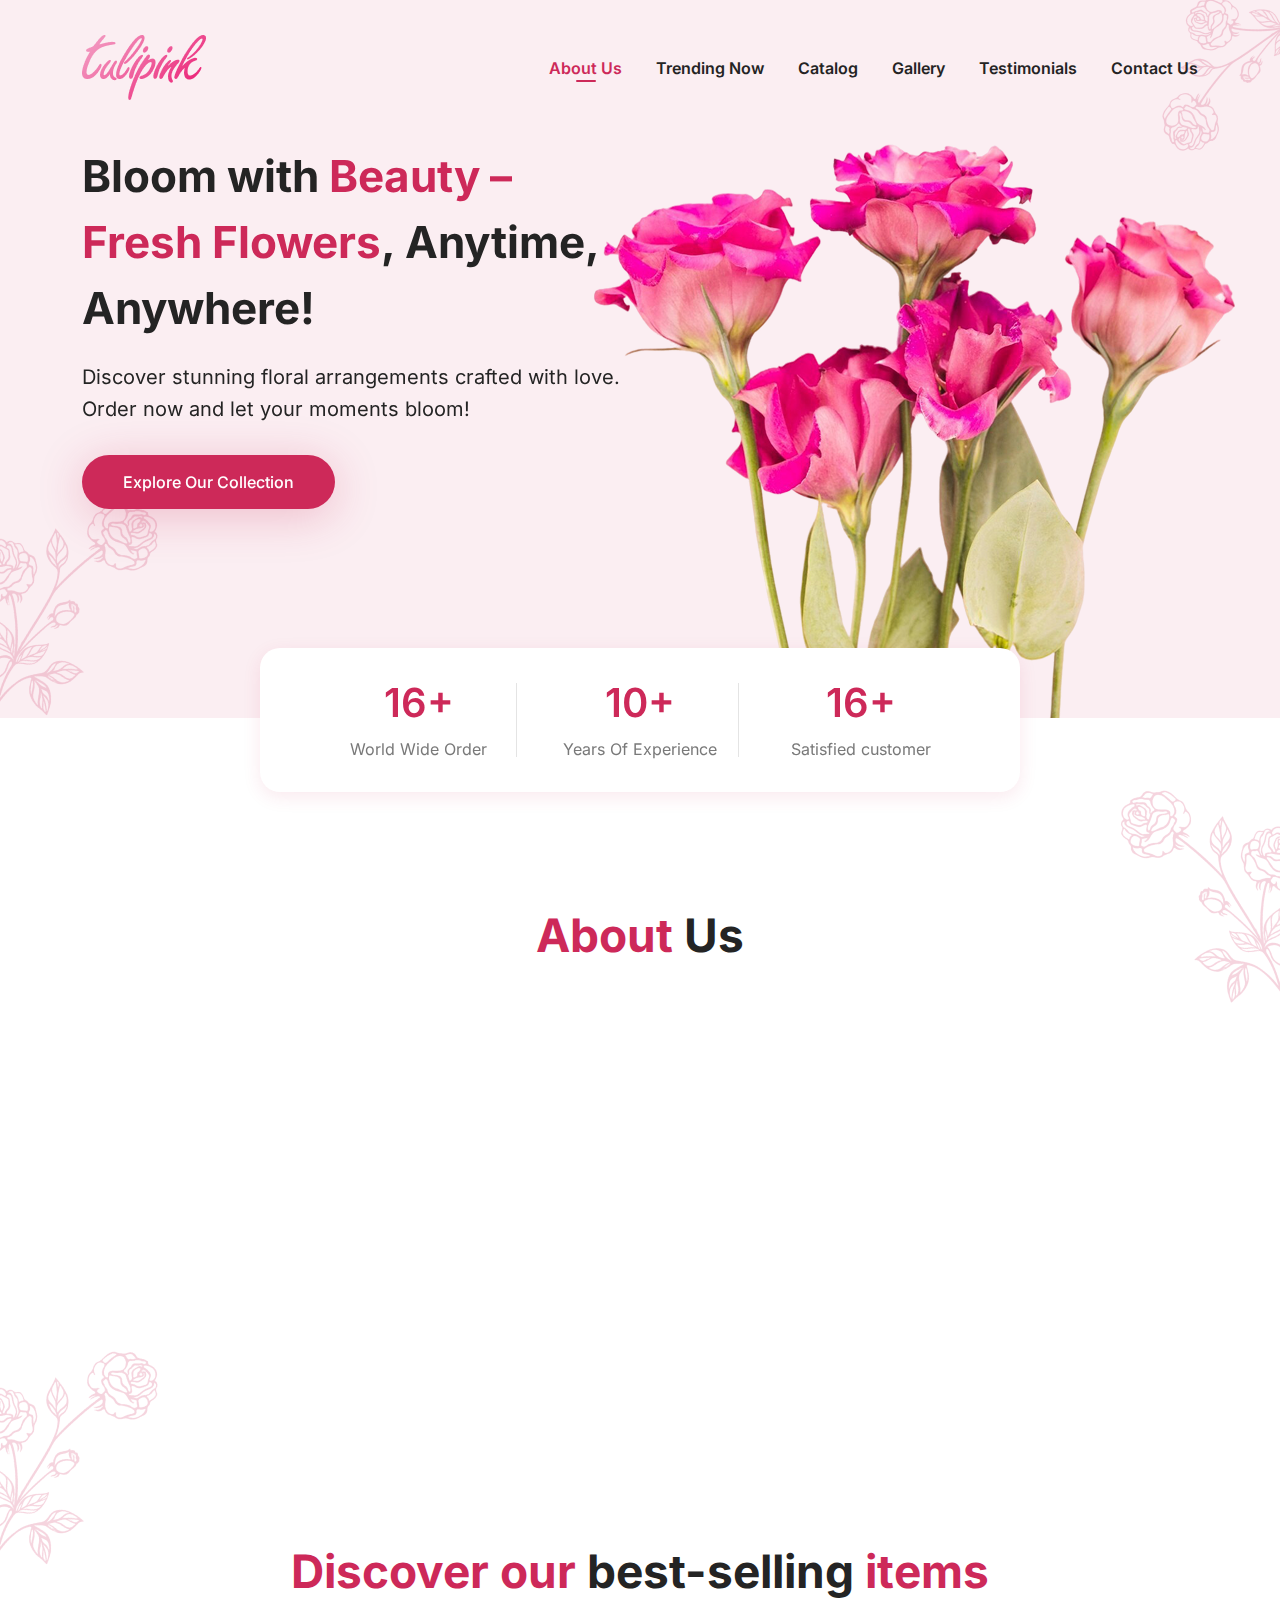
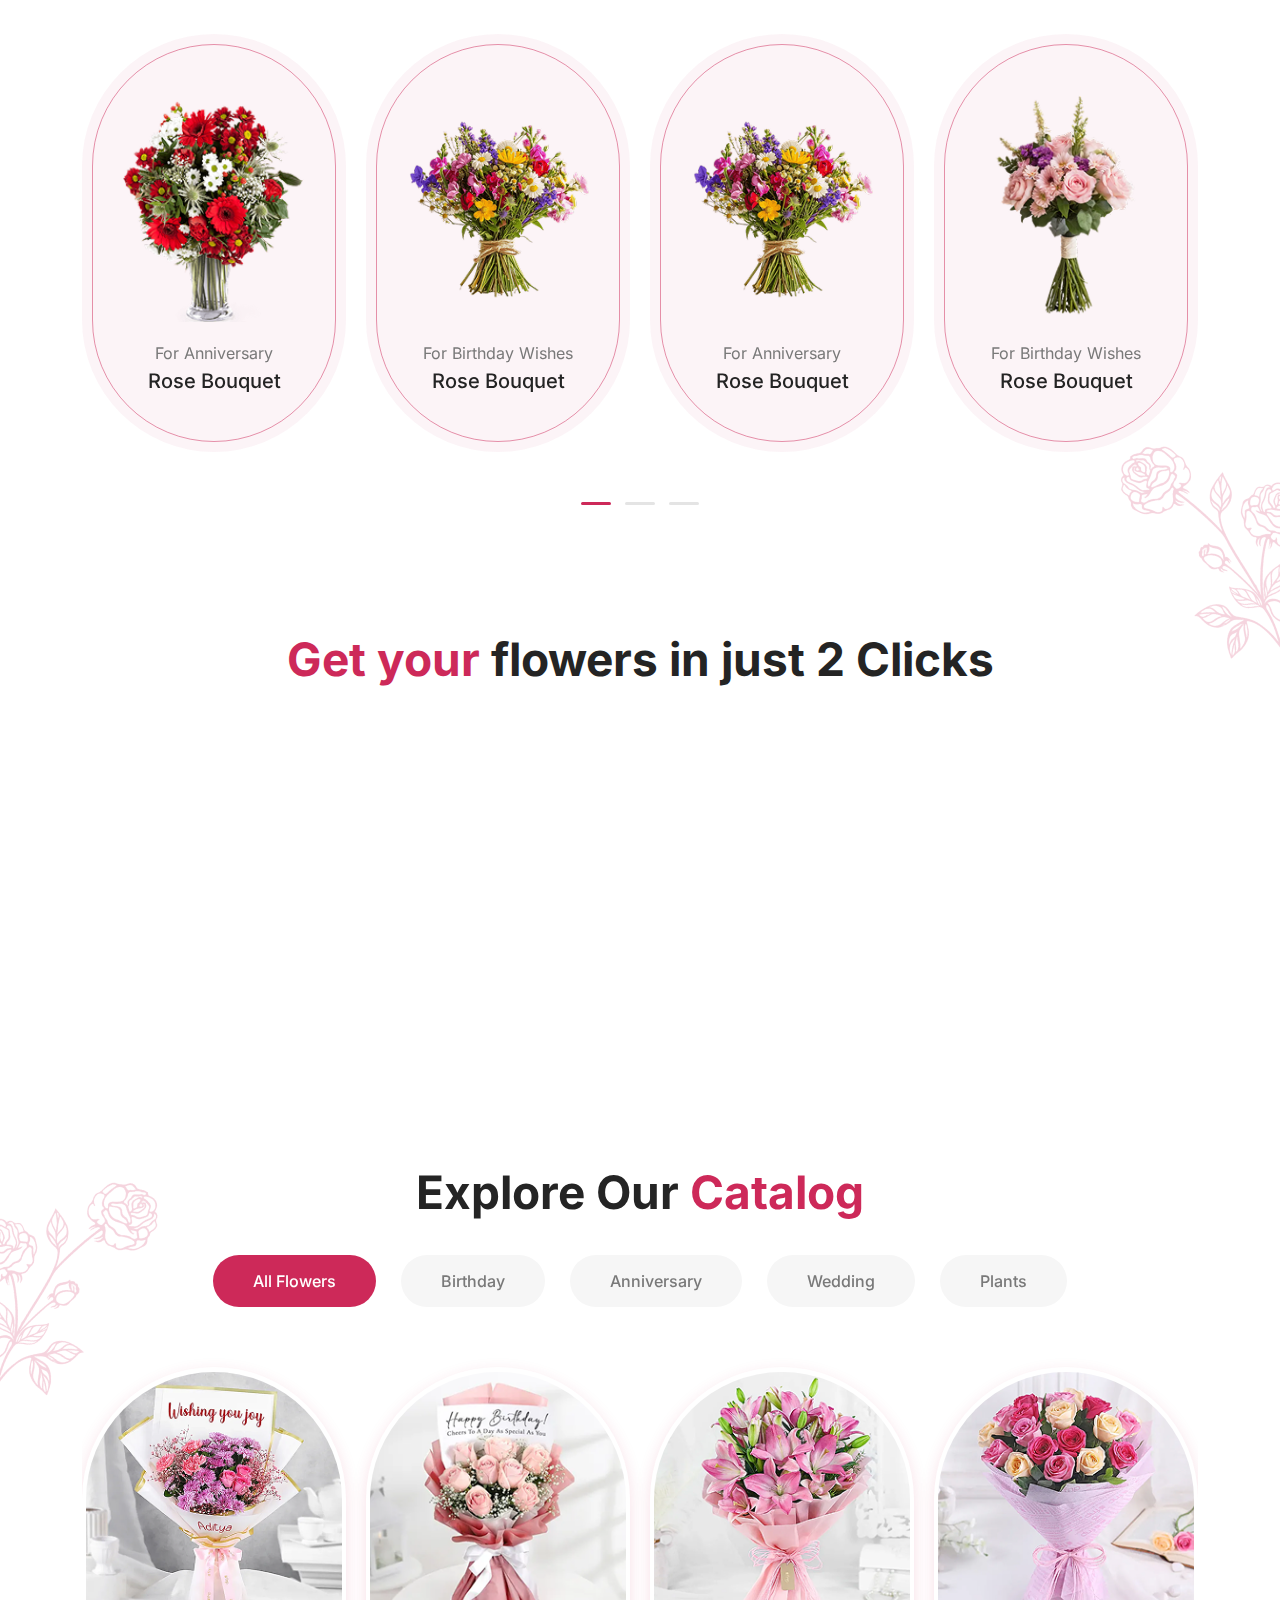
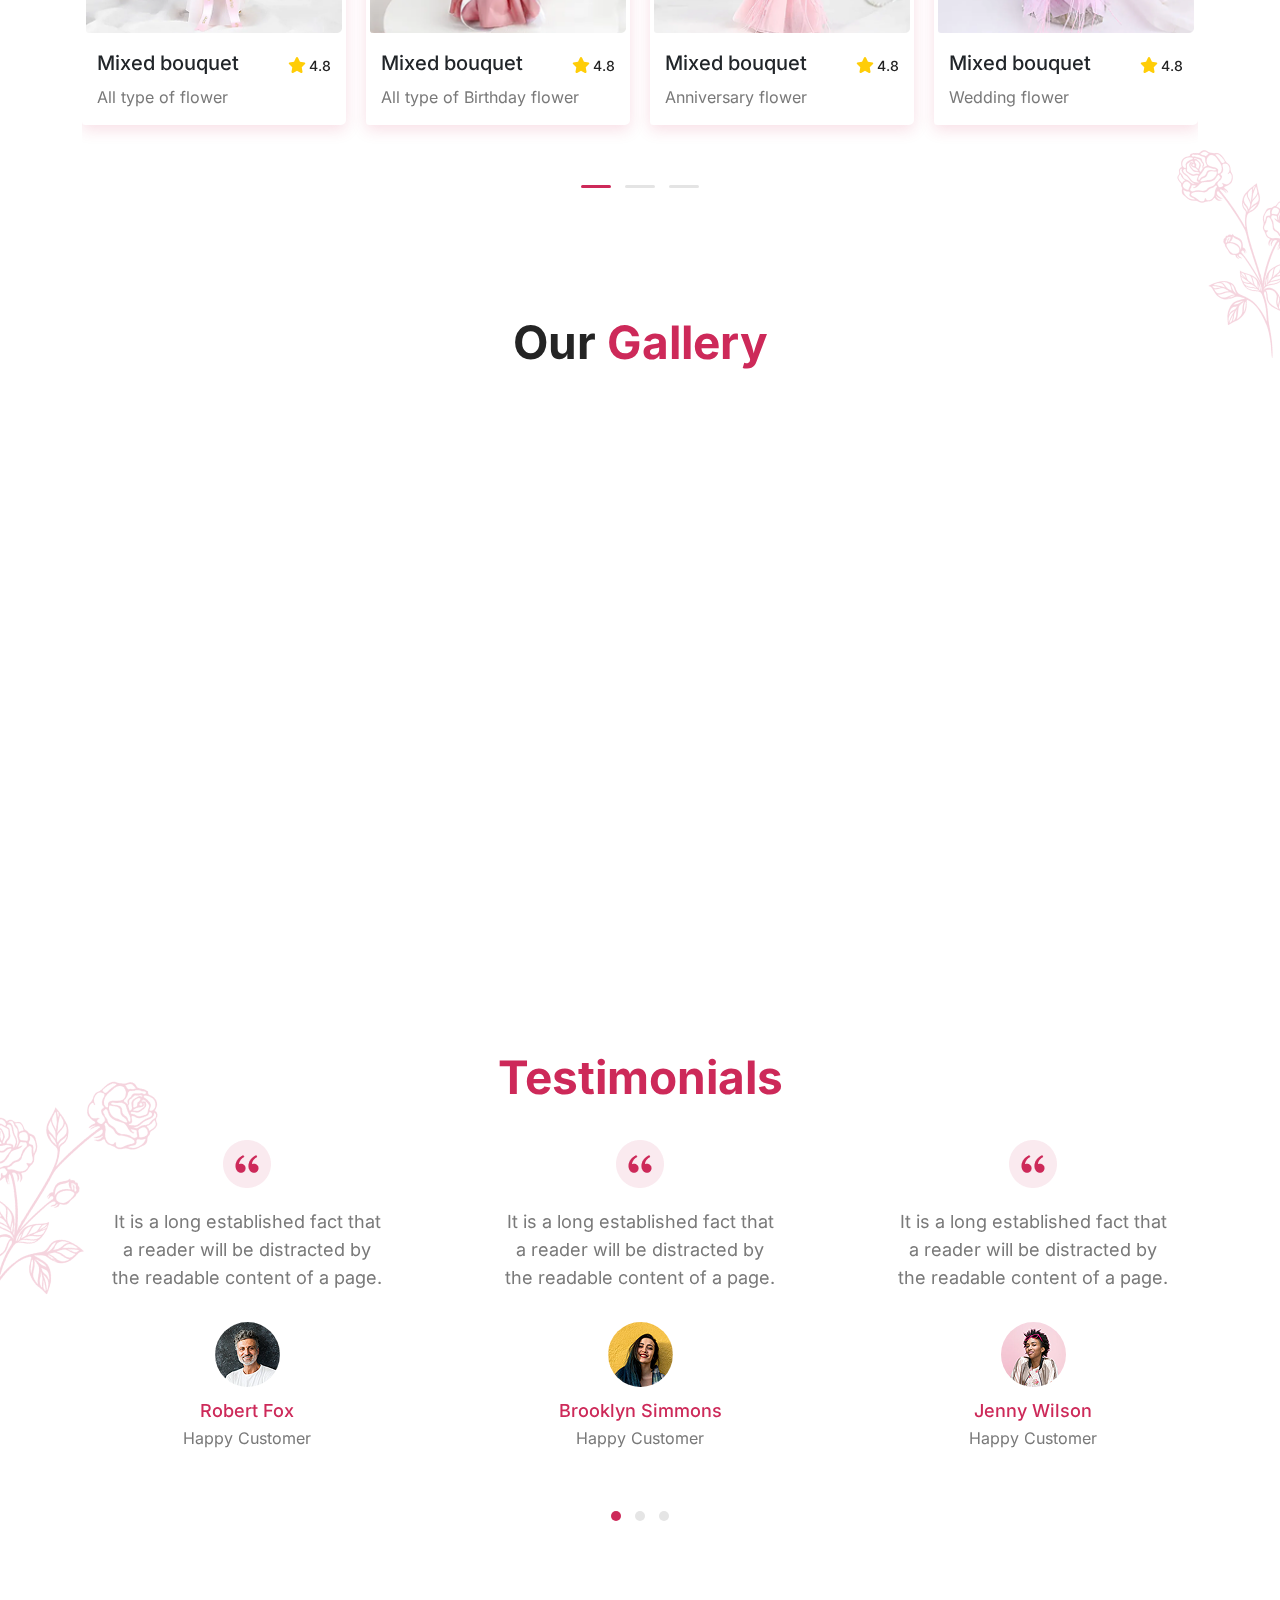
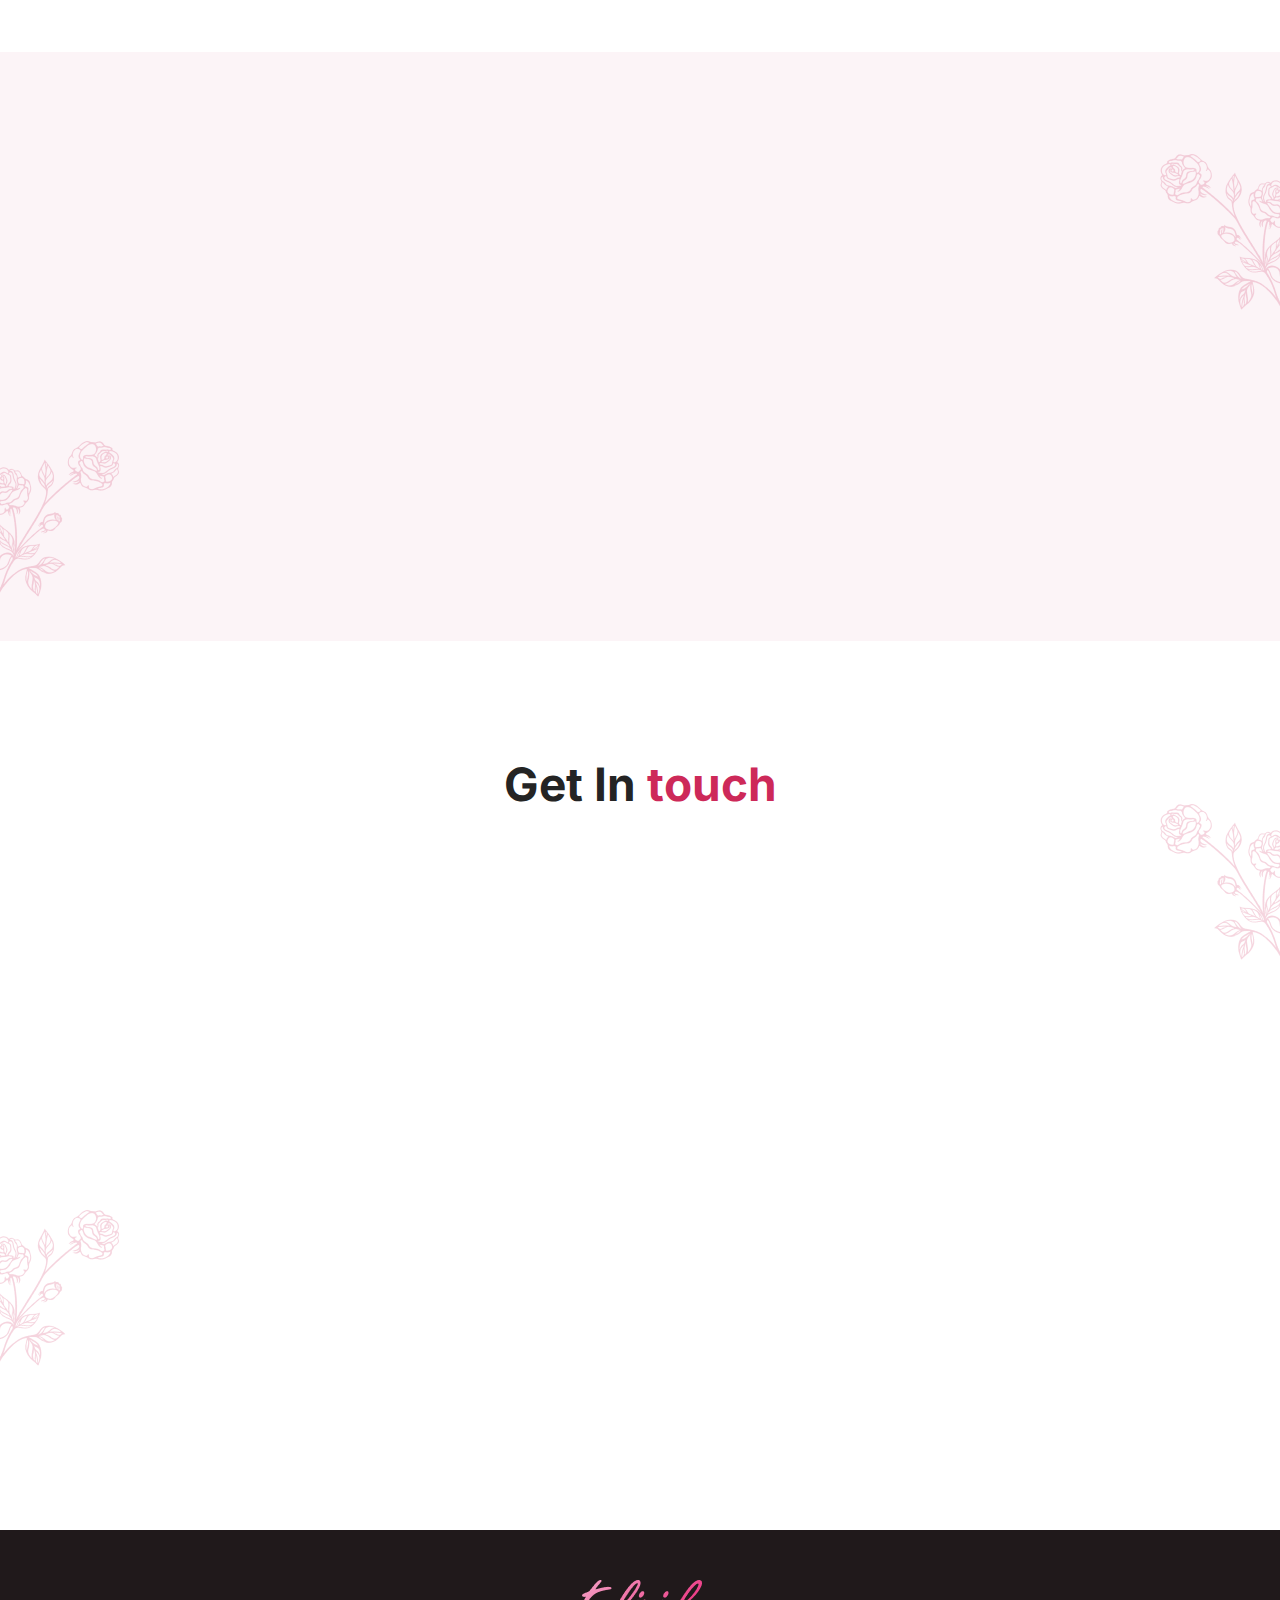
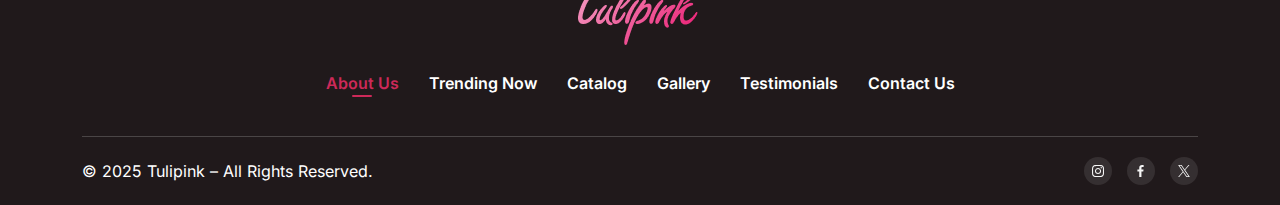
<file: index.html>
<!DOCTYPE html>
<html lang="en">
<head>
    <meta charset="UTF-8">
    <meta name="viewport" content="width=device-width, initial-scale=1.0">
    <title>Beauty Fresh Flower</title>
    <!-- --font awesome-- -->
    <link rel="stylesheet" href="https://cdnjs.cloudflare.com/ajax/libs/font-awesome/6.7.2/css/all.min.css" integrity="sha512-Evv84Mr4kqVGRNSgIGL/F/aIDqQb7xQ2vcrdIwxfjThSH8CSR7PBEakCr51Ck+w+/U6swU2Im1vVX0SVk9ABhg==" crossorigin="anonymous" referrerpolicy="no-referrer" />
    <!-- --aos animation -->
    <link href="https://unpkg.com/aos@2.3.1/dist/aos.css" rel="stylesheet">
    <!-- --owl carousel-- -->
    <link rel="stylesheet" href="assets/css/owl.theme.default.min.css" />
    <link rel="stylesheet" href="assets/css/owl.carousel.min.css"/>   
    <!-- --fonts-- -->
     <link rel="stylesheet" href="assets/css/fonts.css">
     <!-- --bootstrap-- -->
      <link rel="stylesheet" href="assets/css/bootstrap.min.css">
    <!-- --style-- -->
     <link rel="stylesheet" href="assets/css/style.css">
</head>
<body>
    <div id="navbar">
      <div class="flower-img">
        <img src="assets/images/flower-left.png" alt="" class="flower-left">
        <img src="assets/images/flower-nav.png" alt="" class="flower-right">
      </div>

        <nav class="navbar navbar-expand-lg" >
            <div class="container">
              <a class="navbar-brand" href="index.html"><img src="assets/images/logo.png" alt=""></a>
              <button class="navbar-toggler" type="button" data-bs-toggle="collapse" data-bs-target="#navbarSupportedContent" aria-controls="navbarSupportedContent" aria-expanded="false" aria-label="Toggle navigation">
                <span class="navbar-toggler-icon"></span>
              </button>
              <div class="collapse navbar-collapse justify-content-lg-end" id="navbarSupportedContent">
                <button class="btn-close close-nav d-lg-none" aria-label="Close"></button>
                <ul class="navbar-nav ">
                  <li class="nav-item">
                    <a class="nav-link active" aria-current="page" href="#">About Us</a>
                  </li>
                  <li class="nav-item">
                    <a class="nav-link" href="#">Trending Now</a>
                  </li>
                  <li class="nav-item">
                    <a class="nav-link" href="#">Catalog</a>
                  </li>
                  <li class="nav-item">
                    <a class="nav-link" href="#">Gallery</a>
                  </li>
                  <li class="nav-item">
                    <a class="nav-link" href="#">Testimonials</a>
                  </li>
                  <li class="nav-item">
                    <a class="nav-link" href="#">Contact Us</a>
                  </li>
                </ul>
              </div>
            </div>
        </nav>

        <section class="hero-sec position-relative">
          <div class="container">
            <div class="row">
              <div class="col-12 col-md-6"  data-aos="fade-up">
                <div class="hero-info">
                  <h1>Bloom with <span>Beauty – Fresh Flowers</span>, Anytime, Anywhere!</h1>
                  <p>Discover stunning floral arrangements crafted with love. Order now and let your moments bloom!</p>
                  <button class="btn">Explore Our Collection</button>
                </div>
              </div>
              <div class="col-12 col-md-6">
                <div class="hero-right">
                  <img src="assets/images/hero-right.png" alt="Flowers">
                </div>
              </div>
            </div>
          </div>
        
        </section>
        
    </div>

        <!-- --count section -->
     <section class="count-sec" id="counter">
        <div class="container">
          <div class="row justify-content-center ">
            <div class="col-12 col-lg-8 count-sec-info">
              <div class="row">
               <div class="col-4">
                 <div class="count-info">
                     <h2 class="count" data-number="50" >50k+</h2>
                     <p>World Wide Order</p>
                 </div>
               </div>
               <div class="col-4">
                 <div class="count-info">
                     <h2 class="count" data-number="10">10+</h2>
                     <p>Years Of Experience</p>
                 </div>
               </div>
               <div class="col-4">
                 <div class="count-info">
                     <h2 class="count" data-number="32">32+</h2>
                     <p>Satisfied customer</p>
                 </div>
               </div>
              </div>
            </div>
          </div>
        </div> 
     </section>

     <!-- --about us section -->
      <section class="about-us">
        <div class="flower-img">
          <img src="assets/images/flower-left.png" alt="" class="flower-left">
          <img src="assets/images/flower-right.png" alt="" class="flower-right">
        </div>
        <div class="container">
            <div class="common-title">
                <h2>About <span>Us</span></h2>
            </div>
            <div class="row">
                    <div class="col-12 col-lg-6 mb-5 mb-lg-0" data-aos="fade-right">
                        <div class="about-img">
                            <img src="assets/images/about.png" alt="">
                        </div>
                    </div>
                    <div class="col-12 col-lg-6" data-aos="fade-left">
                        <div class="about-info">
                            <p>At Tulipink, we believe that flowers are more than just gifts—they’re emotions wrapped in petals. Our journey began with a passion for bringing nature’s beauty into people’s lives, offering fresh, handpicked flowers for every occasion. Whether it’s a heartfelt surprise, a celebration, or a simple gesture of love, our blooms are carefully curated to spread joy. With a commitment to quality and freshness, we source only the finest flowers to ensure every bouquet tells a story.</p>
                            <p>We take pride in offering a seamless shopping experience, making it easier than ever to find the perfect flowers for any occasion. Whether it's a heartfelt gift, a celebration, or just a little self-care, Tulipink is here to make every moment bloom. Join us in spreading happiness—one petal at a time.</p>
                        </div>
                    </div>
            </div>
        </div>
      </section>

      <!-- --selling items -->
       <section class="selling-items">
        <div class="container">
          <div class="common-title">
            <h2>Discover our <span>best-selling</span> items </h2>
          </div>
          <div class="owl-carousel selling-carousel owl-theme">
          <div class="item">
            <div class="selling-info">
              <div class="selling-data">
                <img src="assets/images/process1.png" alt="">
                <p>For Anniversary</p>
                <h3>Rose Bouquet</h3>
              </div>
            </div>
          </div>
          <div class="item">
            <div class="selling-info">
              <div class="selling-data">
                <img src="assets/images/process3.png" alt="">
                <p>For Birthday Wishes</p>
                <h3>Rose Bouquet</h3>
              </div>
            </div>
          </div>
          <div class="item">
            <div class="selling-info">
              <div class="selling-data">
                <img src="assets/images/process3.png" alt="">
                <p>For Anniversary</p>
                <h3>Rose Bouquet</h3>
              </div>
            </div>
          </div>
          <div class="item">
            <div class="selling-info">
              <div class="selling-data">
                <img src="assets/images/process4.png" alt="">
                <p>For Birthday Wishes</p>
                <h3>Rose Bouquet</h3>
              </div>
            </div>
          </div>
          <div class="item">
            <div class="selling-info">
              <div class="selling-data">
                <img src="assets/images/process1.png" alt="">
                <p>For Anniversary</p>
                <h3>Rose Bouquet</h3>
              </div>
            </div>
          </div>
          <div class="item">
            <div class="selling-info">
              <div class="selling-data">
                <img src="assets/images/process3.png" alt="">
                <p>For Birthday Wishes</p>
                <h3>Rose Bouquet</h3>
              </div>
            </div>
          </div>
          <div class="item">
            <div class="selling-info">
              <div class="selling-data">
                <img src="assets/images/process3.png" alt="">
                <p>For Anniversary</p>
                <h3>Rose Bouquet</h3>
              </div>
            </div>
          </div>
          <div class="item">
            <div class="selling-info">
              <div class="selling-data">
                <img src="assets/images/process4.png" alt="">
                <p>For Birthday Wishes</p>
                <h3>Rose Bouquet</h3>
              </div>
            </div>
          </div>
          <div class="item">
            <div class="selling-info">
              <div class="selling-data">
                <img src="assets/images/process1.png" alt="">
                <p>For Anniversary</p>
                <h3>Rose Bouquet</h3>
              </div>
            </div>
          </div>
          <div class="item">
            <div class="selling-info">
              <div class="selling-data">
                <img src="assets/images/process3.png" alt="">
                <p>For Birthday Wishes</p>
                <h3>Rose Bouquet</h3>
              </div>
            </div>
          </div>
          <div class="item">
            <div class="selling-info">
              <div class="selling-data">
                <img src="assets/images/process3.png" alt="">
                <p>For Anniversary</p>
                <h3>Rose Bouquet</h3>
              </div>
            </div>
          </div>
          <div class="item">
            <div class="selling-info">
              <div class="selling-data">
                <img src="assets/images/process4.png" alt="">
                <p>For Birthday Wishes</p>
                <h3>Rose Bouquet</h3>
              </div>
            </div>
          </div>
          
          </div>
        </div>
       </section>

       <!-- ---how it work -->
        <section class="process">
          <div class="flower-img">
            <img src="assets/images/flower-right.png" alt="" class="flower-right">
          </div>
          <div class="container">
            <div class="common-title">
              <h2>Get your <span>flowers in just 2 Clicks</span> </h2>
           </div>
          <div class="row">
            <div class="col-12 col-sm-6 col-lg-4 mb-4 mb-lg-0" data-aos="fade-up">
              <div class="process-info h-100">
                  <div class="process-icon">
                     <img src="assets/images/icon1.png" alt="">
                  </div>
                  <h3>Order Online</h3>
                  <p>Experience the ease Of Ordering flowers
                    online. our stunning selection, click to
                    order. and let us handle the rest!"</p>
              </div>
            </div>
            <div class="col-12 col-sm-6 col-lg-4 mb-4 mb-lg-0" data-aos="fade-up">
              <div class="process-info h-100">
                  <div class="process-icon">
                     <img src="assets/images/icon2.png" alt="">
                  </div>
                  <h3>Payment</h3>
                  <p>Simplify your checkout process with secure
                    online payments Enjoy seamless
                    transactions for your floral purchases.</p>
              </div>
            </div>
            <div class="col-12 col-sm-6 col-lg-4" data-aos="fade-up">
              <div class="process-info h-100">
                  <div class="process-icon">
                     <img src="assets/images/icon3.png" alt="">
                  </div>
                  <h3>Delivery</h3>
                  <p>Our priority is to deliver your flowers fresh
                    and vibrant. with tracking options available
                    throughout the entire process.</p>
              </div>
            </div>
          </div>
          </div>
        </section>

        <!-- --catalog-- -->
         <section class="catalog-sec">
          <div class="flower-img">
            <img src="assets/images/flower-left.png" alt="" class="flower-left">
          </div>
          
          <div class="container">
            <div class="common-title">
              <h2><span>Explore Our</span> Catalog</h2>
            </div>
            <div class="catalog-tabs" >
            <ul class="nav nav-pills justify-content-xl-center" id="pills-tab" role="tablist">
              <li class="nav-item" role="presentation">
                <button class="nav-link active" id="pills-home-tab" data-bs-toggle="pill" data-bs-target="#pills-home" type="button" role="tab" aria-controls="pills-home" aria-selected="true">All Flowers</button>
              </li>
              <li class="nav-item" role="presentation">
                <button class="nav-link" id="pills-birthday-tab" data-bs-toggle="pill" data-bs-target="#pills-birthday" type="button" role="tab" aria-controls="pills-birthday" aria-selected="false">Birthday</button>
              </li>
              <li class="nav-item" role="presentation">
                <button class="nav-link" id="pills-anniversary-tab" data-bs-toggle="pill" data-bs-target="#pills-anniversary" type="button" role="tab" aria-controls="pills-anniversary" aria-selected="false">Anniversary</button>
              </li>
              <li class="nav-item" role="presentation">
                <button class="nav-link" id="pills-wedding-tab" data-bs-toggle="pill" data-bs-target="#pills-wedding" type="button" role="tab" aria-controls="pills-wedding" aria-selected="false">Wedding</button>
              </li>
              <li class="nav-item" role="presentation">
                <button class="nav-link" id="pills-plants-tab" data-bs-toggle="pill" data-bs-target="#pills-plants" type="button" role="tab" aria-controls="pills-plants" aria-selected="false">Plants</button>
              </li>
            </ul>
            
            <div class="tab-content" id="pills-tabContent">
              <div class="tab-pane fade show active" id="pills-home" role="tabpanel" aria-labelledby="pills-home-tab" tabindex="0">
                <div class="owl-carousel selling-carousel owl-theme">
                  <div class="item">
                    <div class="catalog-info">
                      <img src="assets/images/catalog1.png" alt="">
                      <div class="catalog-data">
                            <div class="d-flex justify-content-between">
                             <h3>Mixed bouquet</h3>
                             <div class="catalog-rate"><i class="fa-solid fa-star"></i><span>4.8</span></div>
                            </div>
                            <p class="catalog-para">All type of flower</p>
                      </div>
                   </div>
                  </div>  
                  <div class="item">
                    <div class="catalog-info">
                      <img src="assets/images/catalog2.png" alt="">
                      <div class="catalog-data">
                            <div class="d-flex justify-content-between">
                             <h3>Mixed bouquet</h3>
                             <div class="catalog-rate"><i class="fa-solid fa-star"></i><span>4.8</span></div>
                            </div>
                            <p class="catalog-para">All type of Birthday flower</p>
                      </div>
                   </div>
                  </div> 
                  <div class="item">
                    <div class="catalog-info">
                      <img src="assets/images/catalog3.png" alt="">
                      <div class="catalog-data">
                            <div class="d-flex justify-content-between">
                             <h3>Mixed bouquet</h3>
                             <div class="catalog-rate"><i class="fa-solid fa-star"></i><span>4.8</span></div>
                            </div>
                            <p class="catalog-para">Anniversary flower</p>
                      </div>
                   </div>
                  </div> 
                  <div class="item">
                    <div class="catalog-info">
                      <img src="assets/images/catalog4.png" alt="">
                      <div class="catalog-data">
                            <div class="d-flex justify-content-between">
                             <h3>Mixed bouquet</h3>
                             <div class="catalog-rate"><i class="fa-solid fa-star"></i><span>4.8</span></div>
                            </div>
                            <p class="catalog-para">Wedding flower</p>
                      </div>
                   </div>
                  </div>              
                  <div class="item">
                    <div class="catalog-info">
                      <img src="assets/images/catalog1.png" alt="">
                      <div class="catalog-data">
                            <div class="d-flex justify-content-between">
                             <h3>Mixed bouquet</h3>
                             <div class="catalog-rate"><i class="fa-solid fa-star"></i><span>4.8</span></div>
                            </div>
                            <p class="catalog-para">All type of flower</p>
                      </div>
                   </div>
                  </div>  
                  <div class="item">
                    <div class="catalog-info">
                      <img src="assets/images/catalog2.png" alt="">
                      <div class="catalog-data">
                            <div class="d-flex justify-content-between">
                             <h3>Mixed bouquet</h3>
                             <div class="catalog-rate"><i class="fa-solid fa-star"></i><span>4.8</span></div>
                            </div>
                            <p class="catalog-para">All type of Birthday flower</p>
                      </div>
                   </div>
                  </div> 
                  <div class="item">
                    <div class="catalog-info">
                      <img src="assets/images/catalog3.png" alt="">
                      <div class="catalog-data">
                            <div class="d-flex justify-content-between">
                             <h3>Mixed bouquet</h3>
                             <div class="catalog-rate"><i class="fa-solid fa-star"></i><span>4.8</span></div>
                            </div>
                            <p class="catalog-para">Anniversary flower</p>
                      </div>
                   </div>
                  </div> 
                  <div class="item">
                    <div class="catalog-info">
                      <img src="assets/images/catalog4.png" alt="">
                      <div class="catalog-data">
                            <div class="d-flex justify-content-between">
                             <h3>Mixed bouquet</h3>
                             <div class="catalog-rate"><i class="fa-solid fa-star"></i><span>4.8</span></div>
                            </div>
                            <p class="catalog-para">Wedding flower</p>
                      </div>
                   </div>
                  </div>              
                  <div class="item">
                    <div class="catalog-info">
                      <img src="assets/images/catalog1.png" alt="">
                      <div class="catalog-data">
                            <div class="d-flex justify-content-between">
                             <h3>Mixed bouquet</h3>
                             <div class="catalog-rate"><i class="fa-solid fa-star"></i><span>4.8</span></div>
                            </div>
                            <p class="catalog-para">All type of flower</p>
                      </div>
                   </div>
                  </div>  
                  <div class="item">
                    <div class="catalog-info">
                      <img src="assets/images/catalog2.png" alt="">
                      <div class="catalog-data">
                            <div class="d-flex justify-content-between">
                             <h3>Mixed bouquet</h3>
                             <div class="catalog-rate"><i class="fa-solid fa-star"></i><span>4.8</span></div>
                            </div>
                            <p class="catalog-para">All type of Birthday flower</p>
                      </div>
                   </div>
                  </div> 
                  <div class="item">
                    <div class="catalog-info">
                      <img src="assets/images/catalog3.png" alt="">
                      <div class="catalog-data">
                            <div class="d-flex justify-content-between">
                             <h3>Mixed bouquet</h3>
                             <div class="catalog-rate"><i class="fa-solid fa-star"></i><span>4.8</span></div>
                            </div>
                            <p class="catalog-para">Anniversary flower</p>
                      </div>
                   </div>
                  </div> 
                  <div class="item">
                    <div class="catalog-info">
                      <img src="assets/images/catalog4.png" alt="">
                      <div class="catalog-data">
                            <div class="d-flex justify-content-between">
                             <h3>Mixed bouquet</h3>
                             <div class="catalog-rate"><i class="fa-solid fa-star"></i><span>4.8</span></div>
                            </div>
                            <p class="catalog-para">Wedding flower</p>
                      </div>
                   </div>
                  </div>              
                  </div>
              </div>
              <div class="tab-pane fade" id="pills-birthday" role="tabpanel" aria-labelledby="pills-birthday-tab" tabindex="0">
                <div class="owl-carousel selling-carousel owl-theme">  
                  <div class="item">
                    <div class="catalog-info">
                      <img src="assets/images/catalog2.png" alt="">
                      <div class="catalog-data">
                            <div class="d-flex justify-content-between">
                             <h3>Mixed bouquet</h3>
                             <div class="catalog-rate"><i class="fa-solid fa-star"></i><span>4.8</span></div>
                            </div>
                            <p class="catalog-para">All type of Birthday flower</p>
                      </div>
                   </div>
                  </div>            
                  </div>
              </div>
              <div class="tab-pane fade" id="pills-anniversary" role="tabpanel" aria-labelledby="pills-anniversary-tab" tabindex="0">
                <div class="owl-carousel selling-carousel owl-theme">  
                  <div class="item">
                    <div class="catalog-info">
                      <img src="assets/images/catalog3.png" alt="">
                      <div class="catalog-data">
                            <div class="d-flex justify-content-between">
                             <h3>Mixed bouquet</h3>
                             <div class="catalog-rate"><i class="fa-solid fa-star"></i><span>4.8</span></div>
                            </div>
                            <p class="catalog-para">Anniversary flower</p>
                      </div>
                   </div>
                  </div>            
                  </div>
              </div>
              <div class="tab-pane fade" id="pills-wedding" role="tabpanel" aria-labelledby="pills-wedding-tab" tabindex="0">
                <div class="owl-carousel selling-carousel owl-theme">  
                  <div class="item">
                    <div class="catalog-info">
                      <img src="assets/images/catalog4.png" alt="">
                      <div class="catalog-data">
                            <div class="d-flex justify-content-between">
                             <h3>Mixed bouquet</h3>
                             <div class="catalog-rate"><i class="fa-solid fa-star"></i><span>4.8</span></div>
                            </div>
                            <p class="catalog-para">Wedding flower</p>
                      </div>
                   </div>
                  </div>            
                  </div>
              </div>
              <div class="tab-pane fade" id="pills-plants" role="tabpanel" aria-labelledby="pills-plants-tab" tabindex="0">
                <div class="owl-carousel selling-carousel owl-theme">  
                  <div class="item">
                    <div class="catalog-info">
                      <img src="assets/images/catalog1.png" alt="">
                      <div class="catalog-data">
                            <div class="d-flex justify-content-between">
                             <h3>Mixed bouquet</h3>
                             <div class="catalog-rate"><i class="fa-solid fa-star"></i><span>4.8</span></div>
                            </div>
                            <p class="catalog-para">All type of flower</p>
                      </div>
                   </div>
                  </div>             
                  </div>
              </div>
            </div>
            </div>
          </div>
         </section>

         <!-- --gallery -->
          <section class="gallery-sec">
            <div class="flower-img">
              <img src="assets/images/flower-right-small.png" alt="" class="flower-right">
            </div>
            <div class="container">
              <div class="common-title">
                <h2><span>Our </span>Gallery</h2>
              </div>
              <div class="row align-items-start gallery-info">
                
                <div class="col-md-4 mb-4 mb-md-0"  data-aos="zoom-out">
                  <img src="assets/images/gallery1.png" alt="Bouquet 1" class="img-fluid rounded ">
                </div>
            
                <div class="col-md-4  mb-4 mb-md-0"  data-aos="zoom-out">
                  <div class="row">
                    <div class="col-12"  data-aos="zoom-out">
                      <img src="assets/images/gallery2.png" alt="Bouquet 2" class="img-fluid rounded mb-20">
                    </div>
            
                    <div class="col-6"  data-aos="zoom-out">
                      <img src="assets/images/gallery3.png" alt="Bouquet 3" class="img-fluid rounded ">
                    </div>
                    <div class="col-6"  data-aos="zoom-out">
                      <img src="assets/images/gallery4.png" alt="Bouquet 4" class="img-fluid rounded ">
                    </div>
                  </div>
                </div>
            
                <div class="col-md-4"  data-aos="zoom-out">
                  <img src="assets/images/gallery5.png" alt="Bouquet 5" class="img-fluid rounded ">
                </div>
            
              </div>
            </div>
          </section>

          <!-- ---testimonial -->
           <section class="testimonial-sec">
            <div class="flower-img">
              <img src="assets/images/flower-left.png" alt="" class="flower-left">
            </div>
            <div class="container">
              <div class="common-title">
                <h2>Testimonials</h2>
              </div>
                <div class="owl-carousel testimonial-carousel owl-theme" > 
                  <div class="item">
                    <div class="testimonial-info">
                      <img src="assets/images/testimonial.png" class="inverted" alt="">
                      <p>It is a long established fact that a reader will be distracted by the readable content of a page.</p>
                      <div class="user-info">
                        <img src="assets/images/test1.png" alt="">
                        <h3>Robert Fox</h3>
                        <p>Happy Customer</p>
                      </div>
                    </div>
                  </div>
                  <div class="item">
                    <div class="testimonial-info">
                      <img src="assets/images/testimonial.png" class="inverted" alt="">
                      <p>It is a long established fact that a reader will be distracted by the readable content of a page.</p>
                      <div class="user-info">
                        <img src="assets/images/test2.png" alt="">
                        <h3>Brooklyn Simmons</h3>
                        <p>Happy Customer</p>
                      </div>
                    </div>
                  </div>
                  <div class="item">
                    <div class="testimonial-info">
                      <img src="assets/images/testimonial.png" class="inverted" alt="">
                      <p>It is a long established fact that a reader will be distracted by the readable content of a page.</p>
                      <div class="user-info">
                        <img src="assets/images/test3.png" alt="">
                        <h3>Jenny Wilson</h3>
                        <p>Happy Customer</p>
                      </div>
                    </div>
                  </div>
                  <div class="item">
                    <div class="testimonial-info">
                      <img src="assets/images/testimonial.png" class="inverted" alt="">
                      <p>It is a long established fact that a reader will be distracted by the readable content of a page.</p>
                      <div class="user-info">
                        <img src="assets/images/test1.png" alt="">
                        <h3>Robert Fox</h3>
                        <p>Happy Customer</p>
                      </div>
                    </div>
                  </div>
                  <div class="item">
                    <div class="testimonial-info">
                      <img src="assets/images/testimonial.png" class="inverted" alt="">
                      <p>It is a long established fact that a reader will be distracted by the readable content of a page.</p>
                      <div class="user-info">
                        <img src="assets/images/test2.png" alt="">
                        <h3>Brooklyn Simmons</h3>
                        <p>Happy Customer</p>
                      </div>
                    </div>
                  </div>
                  <div class="item">
                    <div class="testimonial-info">
                      <img src="assets/images/testimonial.png" class="inverted" alt="">
                      <p>It is a long established fact that a reader will be distracted by the readable content of a page.</p>
                      <div class="user-info">
                        <img src="assets/images/test3.png" alt="">
                        <h3>Jenny Wilson</h3>
                        <p>Happy Customer</p>
                      </div>
                    </div>
                  </div>
                  <div class="item">
                    <div class="testimonial-info">
                      <img src="assets/images/testimonial.png" class="inverted" alt="">
                      <p>It is a long established fact that a reader will be distracted by the readable content of a page.</p>
                      <div class="user-info">
                        <img src="assets/images/test1.png" alt="">
                        <h3>Robert Fox</h3>
                        <p>Happy Customer</p>
                      </div>
                    </div>
                  </div>
                  <div class="item">
                    <div class="testimonial-info">
                      <img src="assets/images/testimonial.png" class="inverted" alt="">
                      <p>It is a long established fact that a reader will be distracted by the readable content of a page.</p>
                      <div class="user-info">
                        <img src="assets/images/test2.png" alt="">
                        <h3>Brooklyn Simmons</h3>
                        <p>Happy Customer</p>
                      </div>
                    </div>
                  </div>
                  <div class="item">
                    <div class="testimonial-info">
                      <img src="assets/images/testimonial.png" class="inverted" alt="">
                      <p>It is a long established fact that a reader will be distracted by the readable content of a page.</p>
                      <div class="user-info">
                        <img src="assets/images/test3.png" alt="">
                        <h3>Jenny Wilson</h3>
                        <p>Happy Customer</p>
                      </div>
                    </div>
                  </div>
              </div>
            </div>
           </section>

           <!-- --order flow -->
            <section class="order-flow" >
              <div class="flower-img">
                <img src="assets/images/flower-right-order.png" alt="" class="flower-right">
                <img src="assets/images/flower-order-left.png" alt="" class="flower-left">
              </div>
              <div class="container">
                <div class="row align-items-center">
                  <div class="col-12 col-md-6 mb-5 mb-md-0"  data-aos="fade-right">
                   <div class="order-info">
                    <h2>Order Flowers <span> On The Go!</span></h2>
                    <p>With the Tulipink app, you can browse, select, and order flowers in just a few taps!</p>
                    <h3>Download Now!</h3>
                    <div class="flow-download-btn">
                    <a href="#"><img src="assets/images/order-1.png" alt=""></a>
                    <a href="#"><img src="assets/images/order-2.png" alt=""></a>
                    </div>
                   </div>
                  </div>
                  <div class="col-12 col-md-6"  data-aos="fade-left">
                    <div class="order-cell-img">
                       <img src="assets/images/order.png" alt="">
                    </div>
                  </div>
                </div>
              </div>
            </section>

         <!-- --contact -->
       <section class="contact-us">
        <div class="flower-img">
          <img src="assets/images/flower-right-order.png" alt="" class="flower-right">
          <img src="assets/images/flower-order-left.png" alt="" class="flower-left">
        </div>
              <div class="container">
                <div class="common-title">
                  <h2><span>Get In</span> touch</h2>
                </div>
                <div class="row contact-main"  data-aos="fade-up"
                data-aos-anchor-placement="top-bottom">
                  <div class="col-12 col-lg-6 col-xl-7 pr mb-5 mb-lg-0">
                    <form class="contact-form">
                      <div class="form-div">
                        <label for="name" class="form-label">Name</label>
                        <input
                          type="text"
                          class="form-control"
                          id="name"
                          name="name"
                          placeholder="Enter your name"
                        >
                      </div>
                      <div class="form-div">
                        <label for="email" class="form-label">Email Address</label>
                        <input
                          type="email"
                          class="form-control"
                          id="email"
                          name="email"
                          placeholder="Enter your email address"
                        >
                      </div>
                      <div>
                        <label for="message" class="form-label">Message</label>
                        <textarea
                          class="form-control"
                          id="message"
                          name="message"
                          rows="6"
                          placeholder="Enter your message"
                        ></textarea>
                      </div>
                      <div class="submit-btn">
                        <button type="submit" class="btn">Submit</button>
                      </div>
                    </form>
                  </div>
                  <div class="col-12 col-lg-6 col-xl-5 pl d-flex justify-content-center justify-content-lg-start">
                    <div class="contact-info">
                      <div class="contact-img">
                        <img src="assets/images/contact.png" alt="">
                      </div>
                      <ul class="contact-list">
                        <li>
                          <div class="contact-icon">
                            <img src="assets/images/contact1.svg" alt="">
                          </div>
                          <h3 class="contact-data">
                            <a href="https://www.google.com/maps?q=123+Bloom+Street,+Floral+City,+FL+56789" target="_blank">
                              123 Bloom Street, Floral City, FL 56789
                            </a>
                          </h3>
                        </li>
                        <li>
                          <div class="contact-icon">
                            <img src="assets/images/contact2.svg" alt="">
                          </div>
                          <h3 class="contact-data">
                            <a href="tel:+4407333433335">(+44) 07 333 433 335</a>
                          </h3>
                          </li>
                        <li>
                          <div class="contact-icon">
                            <img src="assets/images/contact3.svg" alt="">
                          </div>
                          <h3 class="contact-data">
                            <a href="mailto:info@tulipink.com">info@tulipink.com</a>
                          </h3>
                        </li>
                      </ul>
                    </div>
                  </div>
                </div>
              </div>
       </section>

       <!-- --footer -->
       <footer>
                <div class="container">
                   <div class="footer-logo"><a href="index.html"><img src="assets/images/logo.png" alt=""></a></div>
                   <ul class="footer-nav ">
                    <li class="nav-item">
                      <a class="nav-link active" aria-current="page" href="#">About Us</a>
                    </li>
                    <li class="nav-item">
                      <a class="nav-link" href="#">Trending Now</a>
                    </li>
                    <li class="nav-item">
                      <a class="nav-link" href="#">Catalog</a>
                    </li>
                    <li class="nav-item">
                      <a class="nav-link" href="#">Gallery</a>
                    </li>
                    <li class="nav-item">
                      <a class="nav-link" href="#">Testimonials</a>
                    </li>
                    <li class="nav-item">
                      <a class="nav-link" href="#">Contact Us</a>
                    </li>
                  </ul>
                  <div class="copy-right">
                    <h3>© 2025 Tulipink – All Rights Reserved.</h3>
                    <ul class="social-icon">
                      <li>
                        <a href="https://instagram.com" target="_blank" rel="noopener noreferrer">
                          <img src="assets/images/social-1.svg" alt="Facebook">
                        </a>
                      </li>
                      <li>
                        <a href="https://facebook.com" target="_blank" rel="noopener noreferrer">
                          <img src="assets/images/social-2.svg" alt="Twitter">
                        </a>
                      </li>
                      <li>
                        <a href="  https://twitter.com" target="_blank" rel="noopener noreferrer">
                          <img src="assets/images/social-3.svg" alt="Instagram">
                        </a>
                      </li>
                    </ul>
                    
                  </div>
                </div>
       </footer>
  
   
       <!-- --jquery-- -->
    <script src="assets/js/jquery-3.6.0.min.js"></script>
    <!-- --bootstrap-- -->
     <script src="assets/js/bootstrap.bundle.min.js"></script>
     <!-- --owl-- -->
     <script src="assets/js/owl.carousel.min.js"></script>
     <!-- --AOS animation -->
     <script src="https://unpkg.com/aos@2.3.1/dist/aos.js"></script>
     <!-- --main js -->
     <script src="assets/js/main.js"> </script>
     
</body>
</html>
</file>
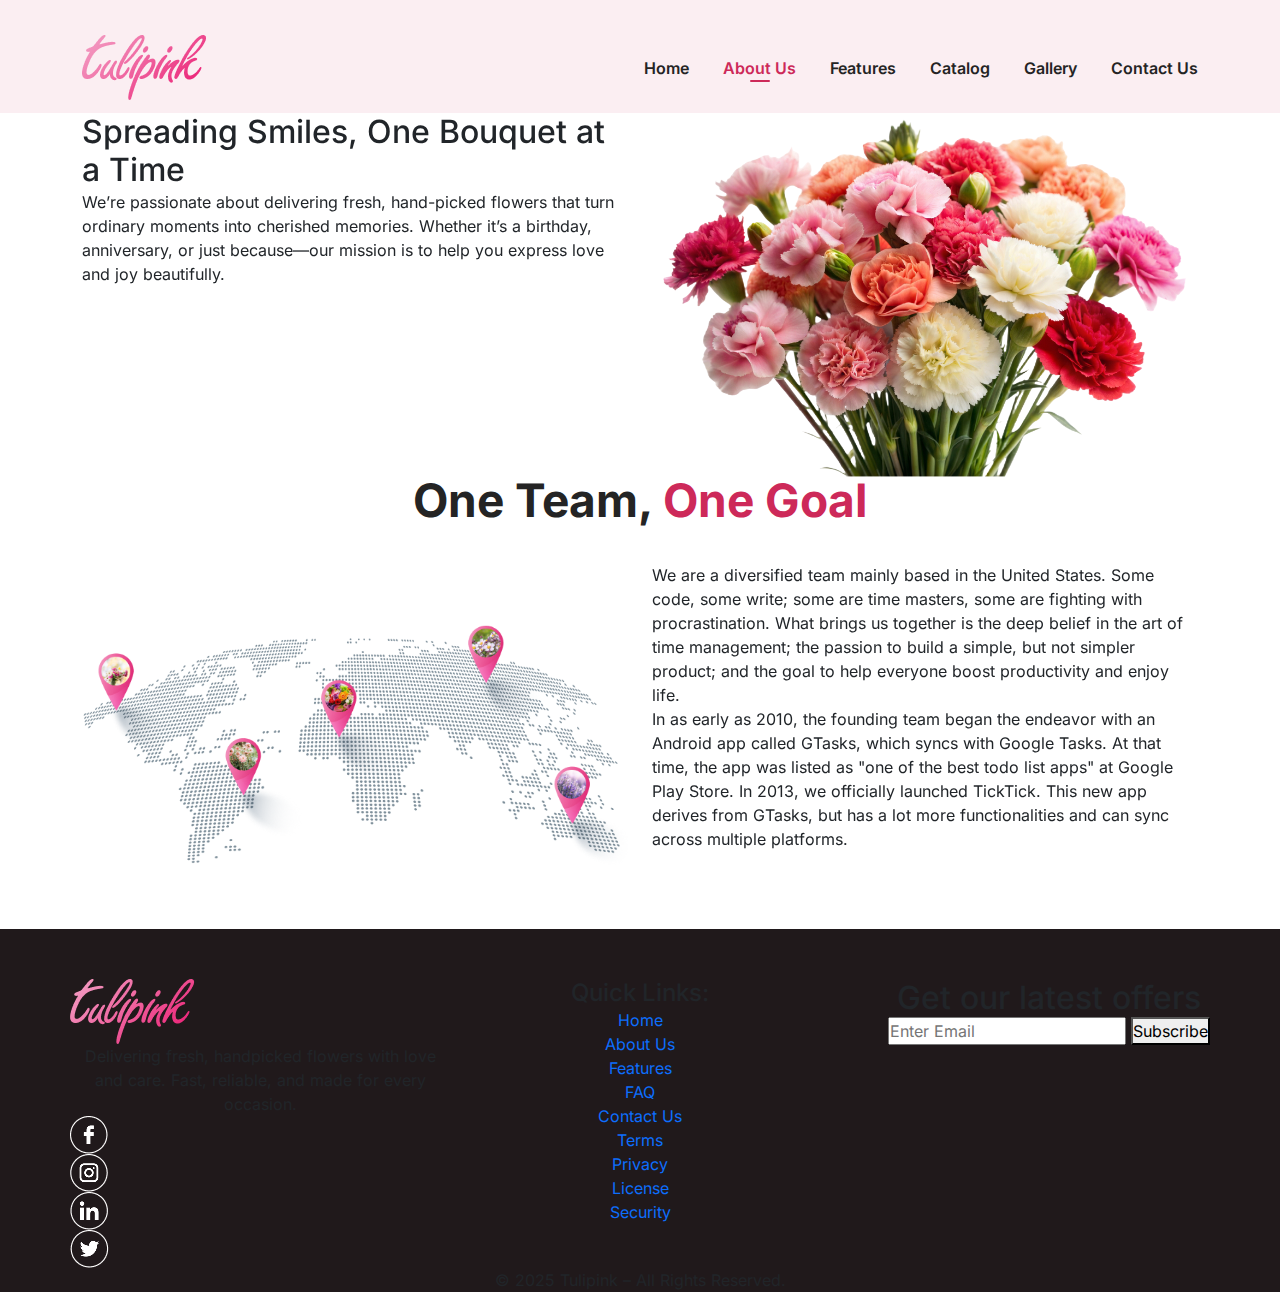
<file: about-us.html>
<!DOCTYPE html>
<html lang="en">
<head>
    <meta charset="UTF-8">
    <meta name="viewport" content="width=device-width, initial-scale=1.0">
     <title>Beauty Fresh Flower</title>
      <!-- --aos animation -->
    <link href="https://unpkg.com/aos@2.3.1/dist/aos.css" rel="stylesheet">
    <!-- --owl carousel-- -->
    <link rel="stylesheet" href="assets/css/owl.theme.default.min.css" />
    <link rel="stylesheet" href="assets/css/owl.carousel.min.css"/>   
    <!-- --fonts-- -->
     <link rel="stylesheet" href="assets/css/fonts.css">
     <!-- --bootstrap-- -->
      <link rel="stylesheet" href="assets/css/bootstrap.min.css">
    <!-- --style-- -->
     <link rel="stylesheet" href="assets/css/style.css">
</head>
<body>
        <!-- header -->
        <div id="navbar">
           <nav class="navbar navbar-expand-lg" >
          <div class="container">
            <a class="navbar-brand" href="index.html"><img src="assets/images/logo.png" alt=""></a>
            <button class="navbar-toggler" type="button" data-bs-toggle="collapse" data-bs-target="#navbarSupportedContent" aria-controls="navbarSupportedContent" aria-expanded="false" aria-label="Toggle navigation">
              <span class="navbar-toggler-icon"></span>
            </button>
            <div class="collapse navbar-collapse justify-content-lg-end" id="navbarSupportedContent">
              <button class="btn-close close-nav d-lg-none" aria-label="Close"></button>
              <ul class="navbar-nav ">
                <li class="nav-item">
                  <a class="nav-link" href="index.html">Home</a>
                </li>
                <li class="nav-item">
                  <a class="nav-link active" href="about-us.html">About Us</a>
                </li>
                <li class="nav-item">
                  <a class="nav-link" href="feature.html">Features</a>
                </li>
                <li class="nav-item">
                  <a class="nav-link" href="javascript:void(0);">Catalog</a>
                </li>
                <li class="nav-item">
                  <a class="nav-link" href="javascript:void(0);">Gallery</a>
                </li>
                <li class="nav-item">
                  <a class="nav-link" href="contact-us.html">Contact Us</a>
                </li>
              </ul>
            </div>
          </div>
      </nav>
     </div>

        <!-- --about-us -->
         <section class="about-page-sec">
            <div class="container">
                   <div class="row position-relative">
                    <div class="col-12 col-lg-6" data-aos="fade-up">
                       <div class="about-page-title">
                    <h2>Spreading <span>Smiles, One Bouquet </span>  at a Time</h2>
                    <p>We’re passionate about delivering fresh, hand-picked flowers that turn ordinary moments into cherished memories. Whether it’s a birthday, anniversary, or just because—our mission is to help you express love and joy beautifully.</p>
                </div>
                    </div>
                    <div class="col-12 col-lg-6">
                        <div class="about-page-right">
                            <img src="assets/images/about-us.png" alt="">
                        </div>
                    </div>
                   </div>
            </div>
         </section>

         <!-- about-team -->
          <section class="about-team">
            <div class="container">
              <div class="common-title">
                <h2><span>One Team,</span> One Goal</h2>
            </div>
            <div class="row">
              <div class="col-6">
                 <img src="assets/images/univers.png" alt="">
              </div>
              <div class="col-6">
                  <div class="about-team-info" data-aos="fade-up">
                <p>We are a diversified team mainly based in the United States. Some code, some write; some are time masters, some are fighting with procrastination. What brings us together is the deep belief in the art of time management; the passion to build a simple, but not simpler product; and the goal to help everyone boost productivity and enjoy life.</p>
                <p>In as early as 2010, the founding team began the endeavor with an Android app called GTasks, which syncs with Google Tasks. At that time, the app was listed as "one of the best todo list apps" at Google Play Store. In 2013, we officially launched TickTick. This new app derives from GTasks, but has a lot more functionalities and can sync across multiple platforms.</p>
                
               
             </div>
              </div>
            </div>
            </div>
          </section>

<!-- Footer Section Start -->
<footer class="footer-section mt-0">
<div class="container footer-inner-section">
  <div class="row">
      <div class="col-12 col-lg-4 logo-col p-0 ">
       <a href="index.html"><img src="assets/images/footer-logo.png" alt="" class="d-block"></a> 
        <p>Delivering fresh, handpicked flowers with love and care. Fast, reliable, and made for every occasion.</p>
        <div class="footer-social">
          <a href="https://facebook.com" target="_blank"><img src="assets/images/facebook.png" alt=""></a>
          <a href="https://instagram.com" target="_blank"><img src="assets/images/insta.png" alt=""></a>
          <a href="https://linkedin.com" target="_blank"><img src="assets/images/linkedin.png" alt=""></a>
          <a href="https://twitter.com" target="_blank"><img src="assets/images/twitter.png" alt=""></a>
        </div>
      </div>
      <div class="col-12 col-lg-4 footer-link">
       <div>
         <h4>Quick Links:</h4>
        <div class="links">       
          <div class="link-list">
           <ul>
             <li><a href="index.html">Home</a></li>
             <li><a href="about-us.html">About Us</a></li>
             <li><a href="feature.html">Features</a></li>
            <li><a href="faq.html">FAQ</a></li>
            <li><a href="contact-us.html">Contact Us</a></li>
           </ul>
          </div>
          <div class="link-list"></li>
            <ul>
              <li><a href="term.html">Terms</a></li>
            <li><a href="privacy.html">Privacy</a></li>
            <li><a href="license.html">License</a></li>
            <li><a href="security.html">Security</a></li>
            </ul>
          </div>
         </div>
       </div>
      </div>
      <div class="col-12 col-lg-4 p-0 d-lg-flex justify-content-end">
        <div class="subscribe-section">
        <h2>Get our latest offers</h2>
        <form class="subscribe-form">
          <input type="email" placeholder="Enter Email" required>
          <button type="submit">Subscribe</button>
        </form>
      </div>
      </div>
    </div>  
  </div>
   <div class="copyright container-fluid">
      <p>© 2025 Tulipink – All Rights Reserved.</p>
    </div>
</footer>
     <!-- --jquery-- -->
    <script src="assets/js/jquery-3.6.0.min.js"></script>
    <!-- --bootstrap-- -->
     <script src="assets/js/bootstrap.bundle.min.js"></script>
     <!-- --owl-- -->
     <script src="assets/js/owl.carousel.min.js"></script>
     <!-- --AOS animation -->
     <script src="https://unpkg.com/aos@2.3.1/dist/aos.js"></script>
     <!-- --main js -->
     <script src="assets/js/main.js"> </script>
</body>
</html>
</file>
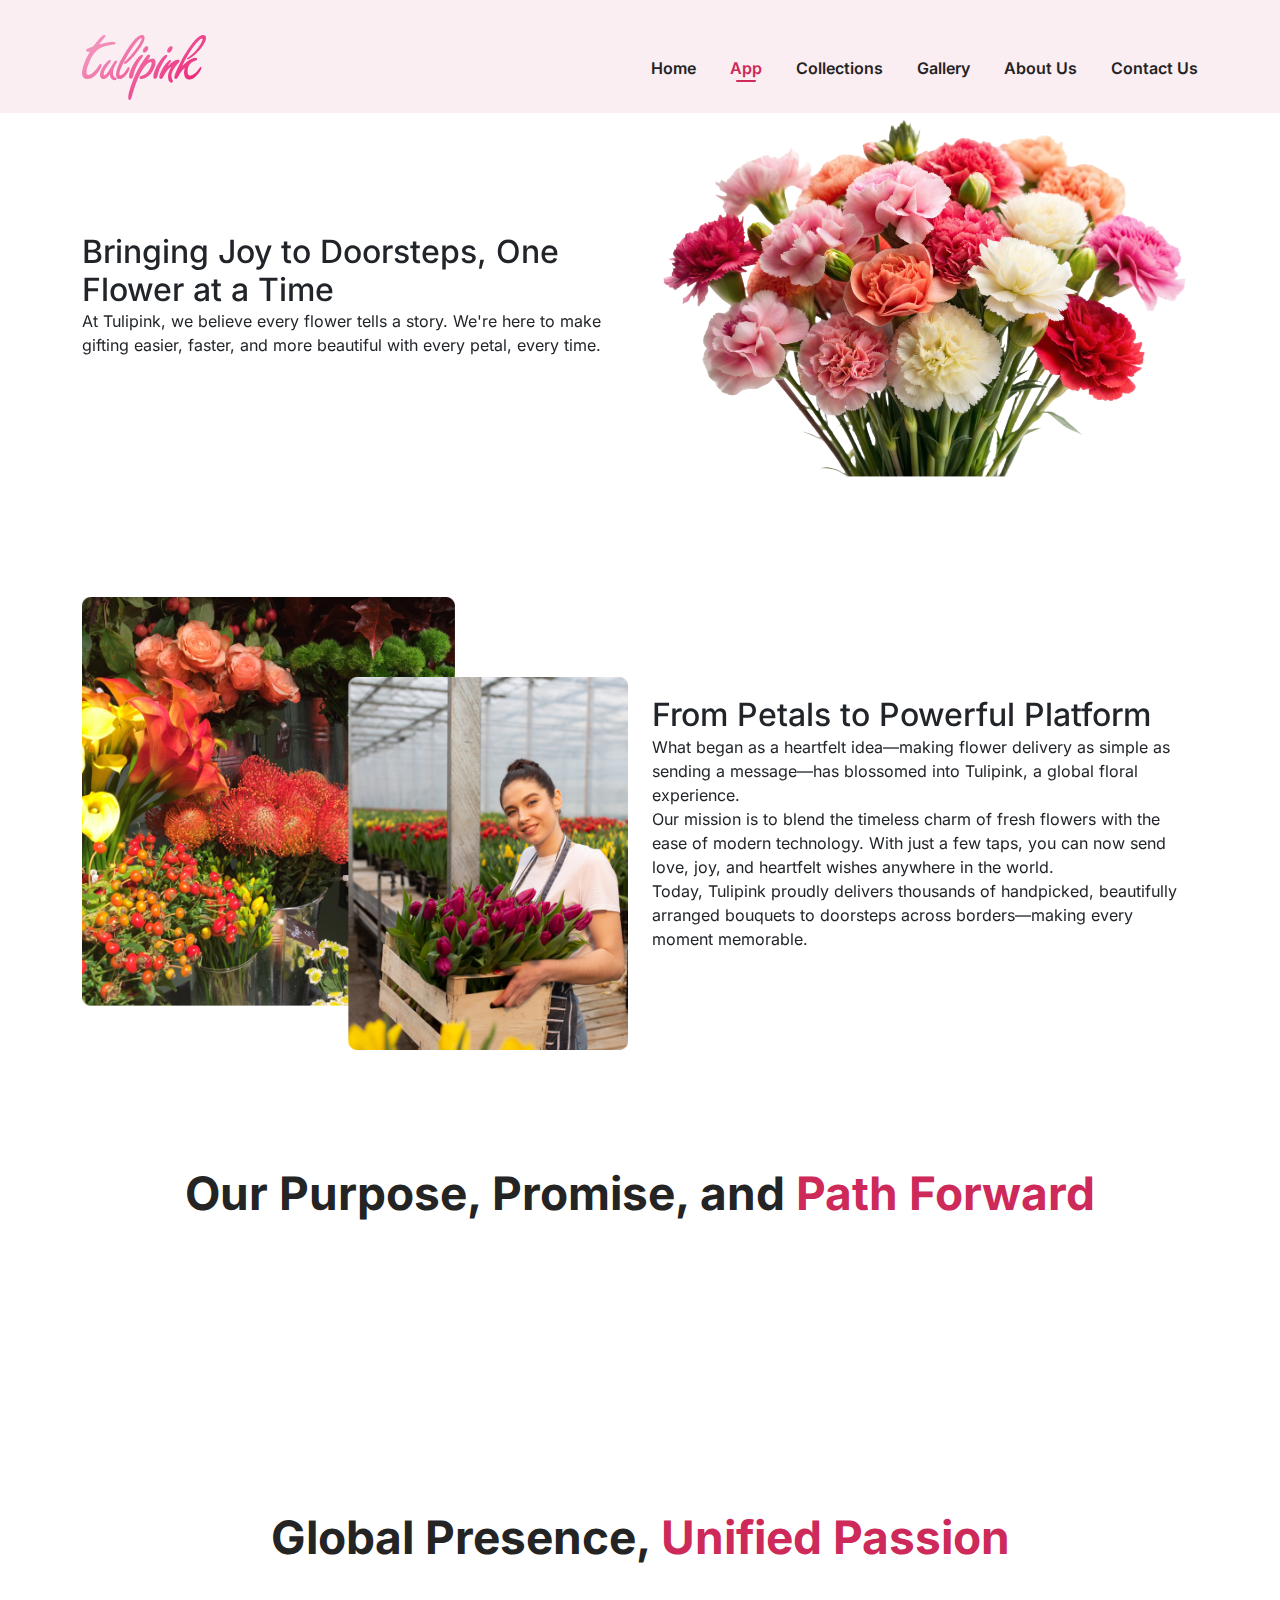
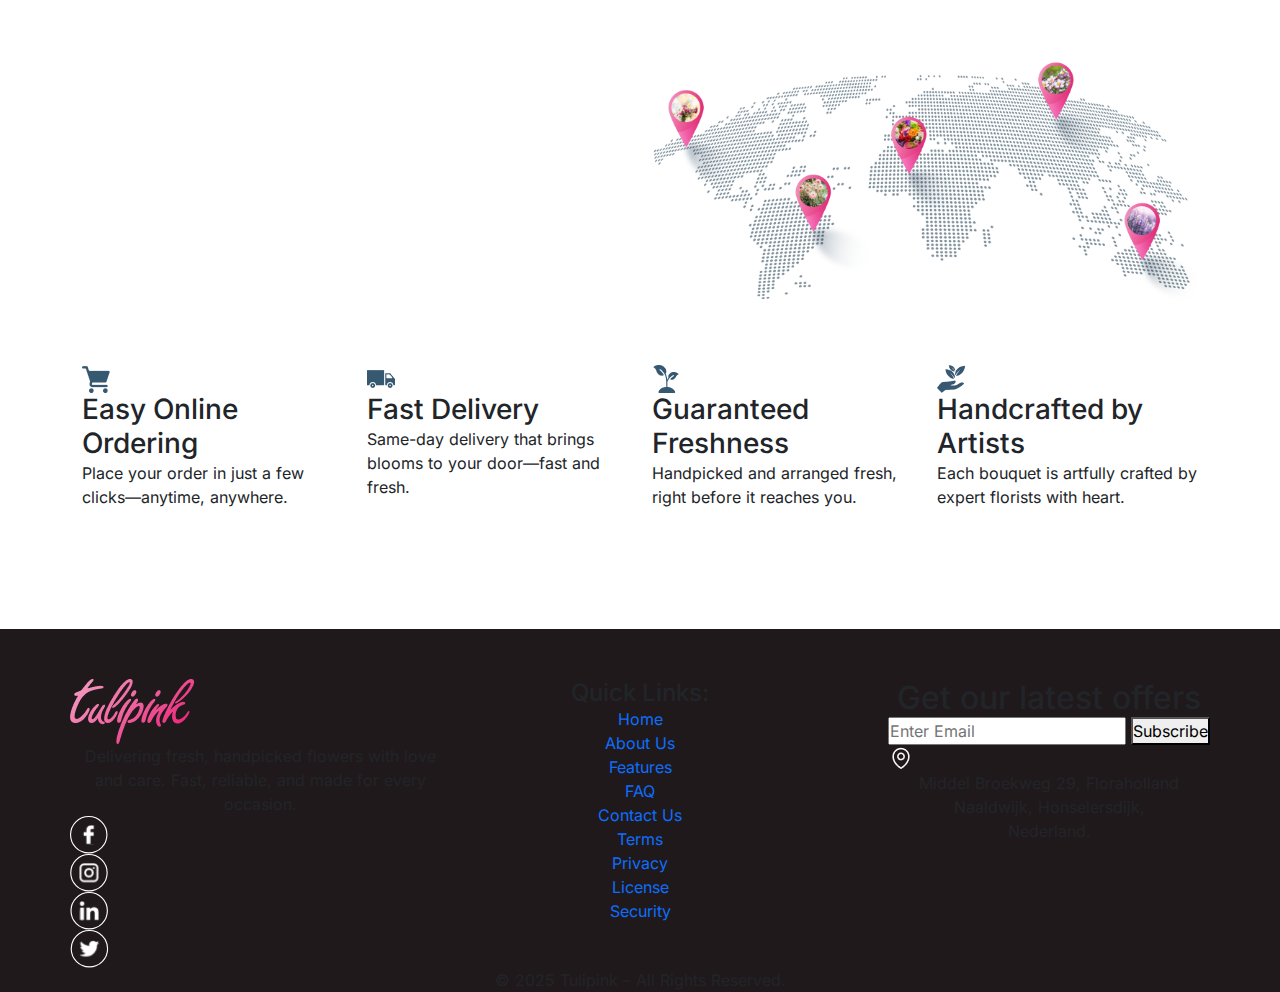
<file: app.html>
<!DOCTYPE html>
<html lang="en">
<head>
    <meta charset="UTF-8">
    <meta name="viewport" content="width=device-width, initial-scale=1.0">
    <title>TuliPink </title>
     <!-- --favicon-- -->
     <link rel="icon" href="assets/images/fav.png" type="image/png">
      <!-- --aos animation -->
    <link href="https://unpkg.com/aos@2.3.1/dist/aos.css" rel="stylesheet">
    <!-- --owl carousel-- -->
    <link rel="stylesheet" href="assets/css/owl.theme.default.min.css" />
    <link rel="stylesheet" href="assets/css/owl.carousel.min.css"/>   
    <!-- --fonts-- -->
     <link rel="stylesheet" href="assets/css/fonts.css">
     <!-- --bootstrap-- -->
      <link rel="stylesheet" href="assets/css/bootstrap.min.css">
    <!-- --style-- -->
     <link rel="stylesheet" href="assets/css/style.css">
</head>
<body>
        <!-- header -->
        <div id="navbar"  class="gray-nav">
           <nav class="navbar navbar-expand-lg" >
          <div class="container">
            <a class="navbar-brand" href="index.html"><img src="assets/images/logo.png" alt=""></a>
            <button class="navbar-toggler" type="button" data-bs-toggle="collapse" data-bs-target="#navbarSupportedContent" aria-controls="navbarSupportedContent" aria-expanded="false" aria-label="Toggle navigation">
              <span class="navbar-toggler-icon"></span>
            </button>
            <div class="collapse navbar-collapse justify-content-lg-end" id="navbarSupportedContent">
              <button class="btn-close close-nav d-lg-none" aria-label="Close"></button>
              <ul class="navbar-nav ">
                <li class="nav-item">
                  <a class="nav-link" href="index.html">Home</a>
                </li>
                <li class="nav-item">
                  <a class="nav-link active" href="app.html">App</a>
                </li>
                <li class="nav-item">
                  <a class="nav-link" href="collection.html">Collections</a>
                </li>
                <li class="nav-item">
                  <a class="nav-link" href="https://tulipink.nl/index.html#catalog">Gallery</a>
                </li>
                <li class="nav-item">
                  <a class="nav-link" href="https://tulipink.nl/index.html#gallery">About Us</a>
                </li>
                <li class="nav-item">
                  <a class="nav-link" href="contact-us.html">Contact Us</a>
                </li>
              </ul>
            </div>
          </div>
      </nav>
        </div>

        <!-- --about-us -->
         <section class="about-page-sec">
            <div class="container">
                   <div class="row align-items-center">
                    <div class="col-12 col-lg-6" data-aos="fade-up">
                       <div class="about-page-title">
                    <h2>Bringing Joy to Doorsteps, <span>One Flower at a Time</span></h2>
                    <p>At Tulipink, we believe every flower tells a story. We're here to make gifting easier, faster, and more beautiful with every petal, every time.</p>
                </div>
                    </div>
                    <div class="col-12 col-lg-6">
                        <div class="about-page-right">
                            <img src="assets/images/about-us.png" alt="">
                        </div>
                    </div>
                   </div>
            </div>
         </section>

          <!-- --platform-info section -->
        <section class="about-us">
          <div class="container">
              <div class="row align-items-center">
                      <div class="col-12 col-lg-6  order-2 order-lg-1" data-aos="fade-right">
                          <div class="about-img">
                              <img src="assets/images/about0-about.png" alt="">
                          </div>
                      </div>
                      <div class="col-12 col-lg-6 order-1 order-lg-2 mb-5 mb-lg-0" data-aos="fade-left">
                          <div class="platform-info">
                            <h2>From Petals to <span>Powerful Platform</span></h2>
                            <p>What began as a heartfelt idea—making flower delivery as simple as sending a message—has blossomed into Tulipink, a global floral experience.
                            </p>
                            <p>Our mission is to blend the timeless charm of fresh flowers with the ease of modern technology. With just a few taps, you can now send love, joy, and heartfelt wishes anywhere in the world.</p>
                            <p>Today, Tulipink proudly delivers thousands of handpicked, beautifully arranged bouquets to doorsteps across borders—making every moment memorable.</p>
                          </div>
                      </div>
              </div>
          </div>
        </section>

      <!-- --purpose promise path forward -->
        <section class="promise-sec">
          <div class="container">
               <div class="common-title">
              <h2><span>Our Purpose, Promise, and  </span> Path Forward</h2>
            </div>
            <div class="row">
              <div class="col-12 col-sm-6 col-xl-4 mb-4 mb-xl-0" data-aos="fade-up">
                <div class="promise-info h-100">
                  <div class="promise-info-icon"><img src="assets/images/z1.png" alt=""></div>
                  <h3>Goal</h3>
                  <p>Our goal is to make flower gifting seamless and meaningful by blending fast delivery, an intuitive platform, and heartfelt gift choices. At Tulipink, we’re committed to expanding our global reach and continuously enhancing the joy delivered with every bouquet.</p>
                </div>
              </div>
              <div class="col-12 col-sm-6 col-xl-4 mb-4 mb-xl-0" data-aos="fade-up">
                <div class="promise-info h-100">
                  <div class="promise-info-icon"><img src="assets/images/z2.png" alt=""></div>
                  <h3>Mission</h3>
                  <p>We imagine a world where sending flowers is as effortless as sending a message—quick, personal, and always meaningful. Tulipink is on a mission to be the most trusted global flower delivery service, not only for speed, but for the emotion, care, and beauty behind every order.</p>
                </div>
              </div>
              <div class="col-12 col-sm-6 col-xl-4 " data-aos="fade-up">
                <div class="promise-info h-100">
                  <div class="promise-info-icon"><img src="assets/images/z3.png" alt=""></div>
                  <h3>Vision</h3>
                  <p>At Tulipink, we strive to redefine flower gifting into something joyful, elegant, and deeply human. By merging fresh blooms with modern technology, we empower people to express emotions—from love and gratitude to celebration and comfort—across distances, effortlessly.</p>
                </div>
              </div>
            </div>
          </div>
        </section>

     <!-- about-team -->
       <section class="about-team">
            <div class="container">
              <div class="common-title">
                <h2><span>Global Presence,</span> Unified Passion</h2>
            </div>
            <div class="row">
              <div class="col-12 col-lg-6">
                  <div class="about-team-info" data-aos="fade-up">
                <p>At <strong>Tulipink</strong>, we are more than just a flower delivery service—we are a team united by creativity, care, and a shared love for spreading joy through blooms. With our roots grounded in quality and innovation, we bring thoughtfully curated floral arrangements to doorsteps across the globe.</p>
                <p>Our journey began with a simple idea: to make it easier for people to express emotions through flowers, no matter the distance. Today, our global network ensures that love, gratitude, and celebration reach your loved ones with elegance and on time.</p>
                <p>Whether it's a single rose or a grand bouquet, our passion lies in delivering nature’s beauty with perfection and care—because at Tulipink, <strong>every flower tells a story.</strong></p>
             </div>
              </div>
              <div class="col-12 col-lg-6 d-flex justify-content-end align-items-center">
                 <img src="assets/images/univers.png" alt="" class="univers-img">
              </div>
            </div>
            </div>
      </section>

     <!-- ---why choose us -->
       <section class="why-choose">
        <div class="container">
              <div class="row">
                <div class="col-12 col-sm-6 col-lg-3 mb-5 mb-lg-0">
                  <div class="choose-info">
                    <div class="choose-icon"><img src="assets/images/choose1.png" alt=""></div>
                    <h3>Easy Online Ordering</h3>
                    <p>Place your order in just a few clicks—anytime, anywhere.</p>
                  </div>
                </div>
                <div class="col-12 col-sm-6 col-lg-3 mb-5 mb-lg-0">
                  <div class="choose-info">
                    <div class="choose-icon"><img src="assets/images/choose2.png" alt=""></div>
                    <h3>Fast Delivery</h3>
                    <p>Same-day delivery that brings blooms to your door—fast and fresh.</p>
                  </div>
                </div>
                <div class="col-12 col-sm-6 col-lg-3 mb-5 mb-sm-0">
                  <div class="choose-info">
                    <div class="choose-icon"><img src="assets/images/choose3.png" alt=""></div>
                    <h3>Guaranteed Freshness</h3>
                    <p>Handpicked and arranged fresh, right before it reaches you.</p>
                  </div>
                </div>
                <div class="col-12 col-sm-6 col-lg-3 mb-5 mb-sm-0">
                  <div class="choose-info">
                    <div class="choose-icon"><img src="assets/images/choose4.png" alt=""></div>
                    <h3>Handcrafted by Artists</h3>
                    <p>Each bouquet is artfully crafted by expert florists with heart.</p>
                  </div>
                </div>
              </div>
        </div>
       </section>

        <!-- ---testimonial -->
           <!-- <section class="testimonial-sec">
           
            <div class="container">
              <div class="common-title">
                <h2>Testimonials</h2>
              </div>
                <div class="owl-carousel testimonial-carousel owl-theme" > 
                  <div class="item">
                    <div class="testimonial-info">
                      <div class="testimonial-icon">
                        <img src="assets/images/icon.svg" class="inverted" alt="">
                      </div>
                      <p>It is a long established fact that a reader will be distracted by the readable content of a page.</p>
                      <div class="user-info">
                        <img src="assets/images/test1.png" alt="">
                        <h3>Robert Fox</h3>
                        <p>Happy Customer</p>
                      </div>
                    </div>
                  </div>  
                  <div class="item">
                    <div class="testimonial-info">
                      <div class="testimonial-icon">
                        <img src="assets/images/icon.svg" class="inverted" alt="">
                      </div>
                      <p>It is a long established fact that a reader will be distracted by the readable content of a page.</p>
                      <div class="user-info">
                        <img src="assets/images/test2.png" alt="">
                        <h3>Brooklyn Simmons</h3>
                        <p>Happy Customer</p>
                      </div>
                    </div>
                  </div>
                  <div class="item">
                    <div class="testimonial-info">
                      <div class="testimonial-icon">
                        <img src="assets/images/icon.svg" class="inverted" alt="">
                      </div>
                      <p>It is a long established fact that a reader will be distracted by the readable content of a page.</p>
                      <div class="user-info">
                        <img src="assets/images/test3.png" alt="">
                        <h3>Jenny Wilson</h3>
                        <p>Happy Customer</p>
                      </div>
                    </div>
                  </div>
                  <div class="item">
                    <div class="testimonial-info">
                      <div class="testimonial-icon">
                        <img src="assets/images/icon.svg" class="inverted" alt="">
                      </div>
                      <p>It is a long established fact that a reader will be distracted by the readable content of a page.</p>
                      <div class="user-info">
                        <img src="assets/images/test1.png" alt="">
                        <h3>Robert Fox</h3>
                        <p>Happy Customer</p>
                      </div>
                    </div>
                  </div>
                  <div class="item">
                    <div class="testimonial-info">
                      <div class="testimonial-icon">
                        <img src="assets/images/icon.svg" class="inverted" alt="">
                      </div>
                      <p>It is a long established fact that a reader will be distracted by the readable content of a page.</p>
                      <div class="user-info">
                        <img src="assets/images/test2.png" alt="">
                        <h3>Brooklyn Simmons</h3>
                        <p>Happy Customer</p>
                      </div>
                    </div>
                  </div>
                  <div class="item">
                    <div class="testimonial-info">
                      <div class="testimonial-icon">
                        <img src="assets/images/icon.svg" class="inverted" alt="">
                      </div>
                      <p>It is a long established fact that a reader will be distracted by the readable content of a page.</p>
                      <div class="user-info">
                        <img src="assets/images/test3.png" alt="">
                        <h3>Jenny Wilson</h3>
                        <p>Happy Customer</p>
                      </div>
                    </div>
                  </div>
                  <div class="item">
                    <div class="testimonial-info">
                      <div class="testimonial-icon">
                        <img src="assets/images/icon.svg" class="inverted" alt="">
                      </div>
                      <p>It is a long established fact that a reader will be distracted by the readable content of a page.</p>
                      <div class="user-info">
                        <img src="assets/images/test1.png" alt="">
                        <h3>Robert Fox</h3>
                        <p>Happy Customer</p>
                      </div>
                    </div>
                  </div>
                  <div class="item">
                    <div class="testimonial-info">
                      <div class="testimonial-icon">
                        <img src="assets/images/icon.svg" class="inverted" alt="">
                      </div>
                      <p>It is a long established fact that a reader will be distracted by the readable content of a page.</p>
                      <div class="user-info">
                        <img src="assets/images/test2.png" alt="">
                        <h3>Brooklyn Simmons</h3>
                        <p>Happy Customer</p>
                      </div>
                    </div>
                  </div>
                  <div class="item">
                    <div class="testimonial-info">
                      <div class="testimonial-icon">
                        <img src="assets/images/icon.svg" class="inverted" alt="">
                      </div>
                      <p>It is a long established fact that a reader will be distracted by the readable content of a page.</p>
                      <div class="user-info">
                        <img src="assets/images/test3.png" alt="">
                        <h3>Jenny Wilson</h3>
                        <p>Happy Customer</p>
                      </div>
                    </div>
                  </div>
              </div>
            </div>
           </section> -->

        <!-- Footer Section Start -->
        <footer class="footer-section">
        <div class="container footer-inner-section">
          <div class="row">
              <div class="col-12 col-lg-4 logo-col p-0 ">
              <a href="index.html"><img src="assets/images/footer-logo.png" alt="" class="d-block"></a> 
                <p>Delivering fresh, handpicked flowers with love and care. Fast, reliable, and made for every occasion.</p>
                 <div class="footer-social">
          <a href="https://facebook.com" target="_blank"><img src="assets/images/facebook.svg" alt=""></a>
          <a href="https://instagram.com" target="_blank"><img src="assets/images/insta.svg" alt=""></a>
          <a href="https://linkedin.com" target="_blank"><img src="assets/images/linkedin.svg" alt=""></a>
          <a href="https://twitter.com" target="_blank"><img src="assets/images/twitter.svg" alt=""></a>
        </div>
              </div>
              <div class="col-12 col-lg-4 footer-link">
              <div>
                <h4>Quick Links:</h4>
                <div class="links">       
                  <div class="link-list">
                  <ul>
                    <li><a href="index.html">Home</a></li>
                    <li><a href="app.html">About Us</a></li>
                    <li><a href="collection.html">Features</a></li>
                    <li><a href="faq.html">FAQ</a></li>
                    <li><a href="contact-us.html">Contact Us</a></li>
                  </ul>
                  </div>
                  <div class="link-list"></li>
                    <ul>
                      <li><a href="term.html">Terms</a></li>
                    <li><a href="privacy.html">Privacy</a></li>
                    <li><a href="license.html">License</a></li>
                    <li><a href="security.html">Security</a></li>
                    </ul>
                  </div>
                </div>
              </div>
              </div>
            <div class="col-12 col-lg-4 p-0 d-lg-flex justify-content-end">
        <div>
          <div class="subscribe-section">
          <h2>Get our latest offers</h2>
          <form class="subscribe-form">
            <input type="email" placeholder="Enter Email" required>
            <button type="submit">Subscribe</button>
          </form>
           </div>
      <div class="footer-location">
        <div class="loc-icon"><div><img src="assets/images/loc.png" alt=""></div></div>
        <p>Middel Broekweg 29, Floraholland <br/> Naaldwijk, Honselersdijk,<br/> Nederland.</p>
      </div>
      </div>
      </div>
            </div>  
          </div>
          <div class="copyright container-fluid">
              <p>© 2025 Tulipink – All Rights Reserved.</p>
            </div>
        </footer>
     <!-- --jquery-- -->
    <script src="assets/js/jquery-3.6.0.min.js"></script>
    <!-- --bootstrap-- -->
     <script src="assets/js/bootstrap.bundle.min.js"></script>
     <!-- --owl-- -->
     <script src="assets/js/owl.carousel.min.js"></script>
     <!-- --AOS animation -->
     <script src="https://unpkg.com/aos@2.3.1/dist/aos.js"></script>
     <!-- --main js -->
     <script src="assets/js/main.js"> </script>
</body>
</html>
</file>
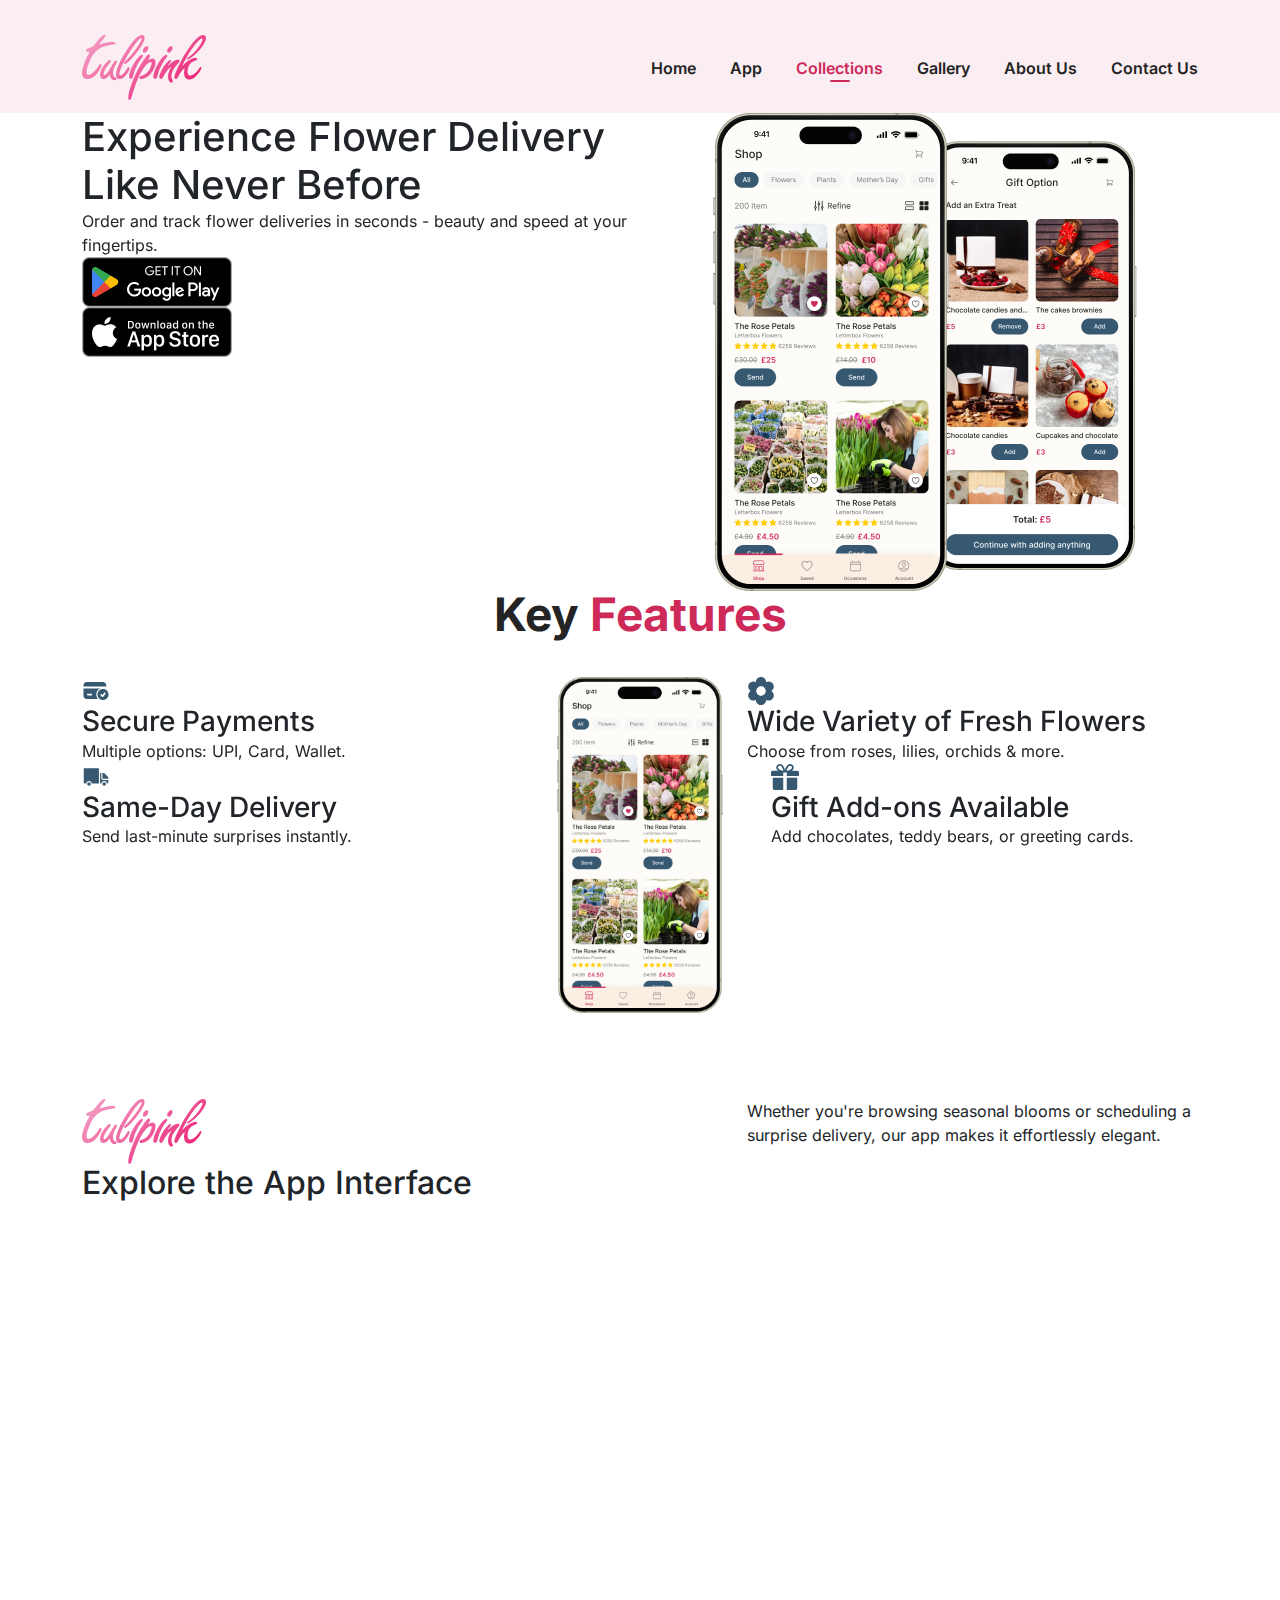
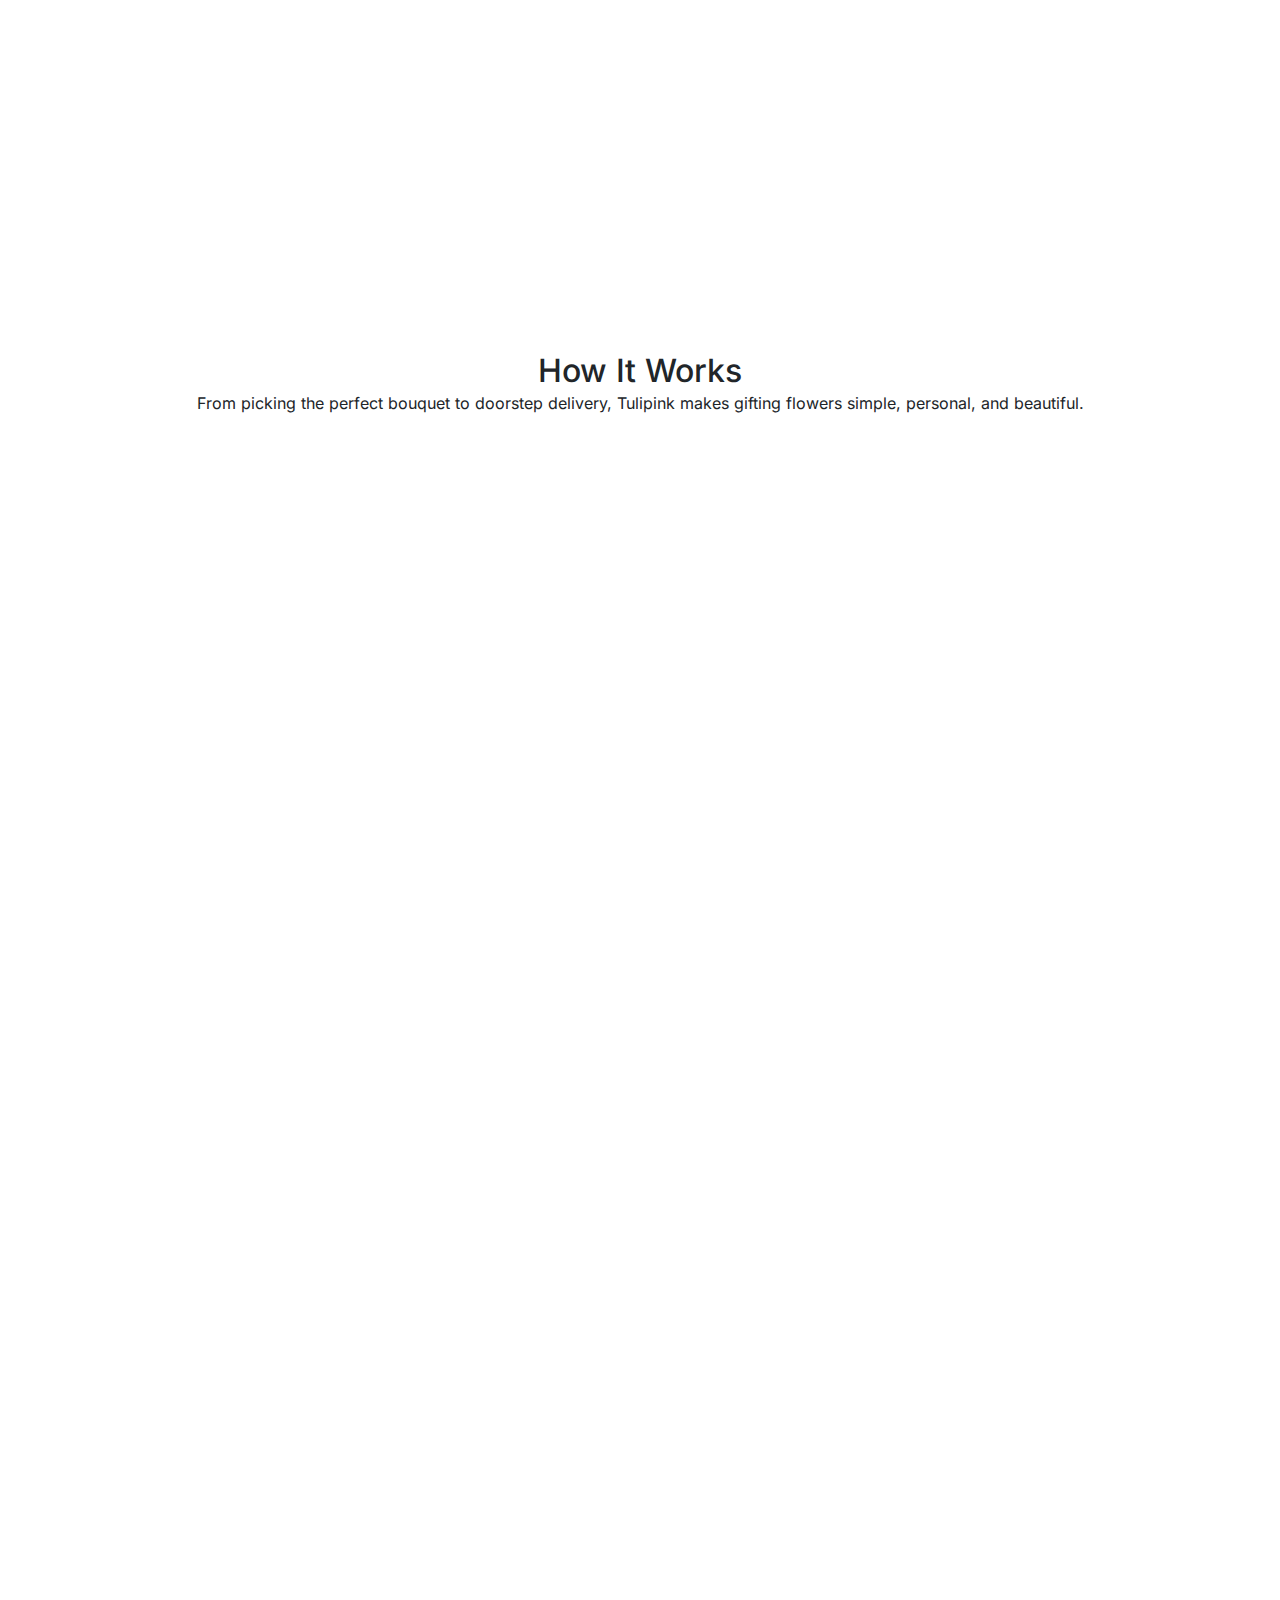
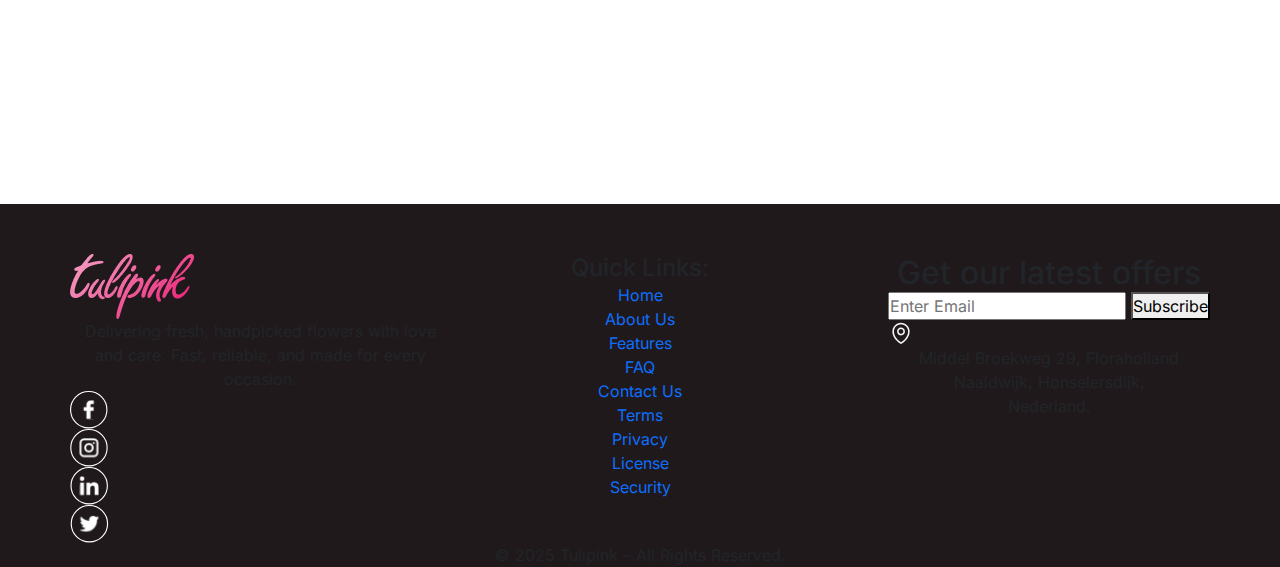
<file: collection.html>
<!DOCTYPE html>
<html lang="en">
<head>
    <meta charset="UTF-8">
    <meta name="viewport" content="width=device-width, initial-scale=1.0">
   <title>TuliPink </title>
    <!-- --favicon-- -->
     <link rel="icon" href="assets/images/fav.png" type="image/png">
      <!-- --aos animation -->
    <link href="https://unpkg.com/aos@2.3.1/dist/aos.css" rel="stylesheet">
    <!-- --owl carousel-- -->
    <link rel="stylesheet" href="assets/css/owl.theme.default.min.css" />
    <link rel="stylesheet" href="assets/css/owl.carousel.min.css"/>   
    <!-- --fonts-- -->
     <link rel="stylesheet" href="assets/css/fonts.css">
     <!-- --bootstrap-- -->
      <link rel="stylesheet" href="assets/css/bootstrap.min.css">
    <!-- --style-- -->
     <link rel="stylesheet" href="assets/css/style.css">
</head>
<body>
      <!-- header -->
     <div id="navbar" class="gray-nav">
       <nav class="navbar navbar-expand-lg" >
          <div class="container">
            <a class="navbar-brand" href="index.html"><img src="assets/images/logo.png" alt=""></a>
            <button class="navbar-toggler" type="button" data-bs-toggle="collapse" data-bs-target="#navbarSupportedContent" aria-controls="navbarSupportedContent" aria-expanded="false" aria-label="Toggle navigation">
              <span class="navbar-toggler-icon"></span>
            </button>
            <div class="collapse navbar-collapse justify-content-lg-end" id="navbarSupportedContent">
              <button class="btn-close close-nav d-lg-none" aria-label="Close"></button>
              <ul class="navbar-nav ">
                <li class="nav-item">
                  <a class="nav-link" href="index.html">Home</a>
                </li>
                <li class="nav-item">
                  <a class="nav-link" href="app.html">App</a>
                </li>
                <li class="nav-item">
                  <a class="nav-link active" href="collection.html">Collections</a>
                </li>
                <li class="nav-item">
                  <a class="nav-link" href="https://tulipink.nl/index.html#catalog">Gallery</a>
                </li>
                <li class="nav-item">
                  <a class="nav-link" href="https://tulipink.nl/index.html#gallery">About Us</a>
                </li>
                <li class="nav-item">
                  <a class="nav-link" href="contact-us.html">Contact Us</a>
                </li>
              </ul>
            </div>
          </div>
      </nav>
     </div>

     <!-- -feature-hero- -->
     <section class="feature-hero">
        <div class="container">
            <div class="row">
                <div class="col-12 col-md-6 mb-5 mb-md-0" data-aos="fade-up">
                 <div class="feature-info">
                    <h1>Experience <span>Flower Delivery</span> Like Never Before</h1>
                    <p>Order and track flower deliveries in seconds - beauty and speed at your fingertips.</p>
                    <div class="feature-info-img">
                       <a href="javascript:void(0);"> <img src="assets/images/order-1.png" alt=""></a>
                        <a href="javascript:void(0);"><img src="assets/images/order-2.png" alt=""></a>
                    </div>
                 </div>
                </div>
                <div class="col-12 col-md-6 d-flex justify-content-center">
                    <img src="assets/images/feature-hero.png" alt="" class="feature-r-img">
                </div>
            </div>
        </div>
     </section>

     <!-- -feature-keys- -->
      <section class="feature-key"> 
        <div class="container">
            <div class="common-title">
              <h2><span>Key </span> Features</h2>
            </div>
            <div class="row">
                <div class="col-12 col-lg-5 order-0  feature-key-left">
                        <div class="feature-key-info" data-aos="fade-right">
                             <div class="key-info-icon"><img src="assets/images/ic1.svg" alt=""></div>
                             <h3>Secure Payments</h3>
                             <p>Multiple options: UPI, Card, Wallet.</p>
                        </div>
                        <div class="key-left-right pe-lg-4">
                            <div class="feature-key-info" data-aos="fade-right">
                                 <div class="key-info-icon"><img src="assets/images/ic2.svg" alt=""></div>
                                 <h3>Same-Day Delivery</h3>
                                 <p>Send last-minute surprises instantly.</p>
                            </div>
                        </div>
                </div>
                <div class="col-12 col-lg-2 order-3 order-lg-1 text-center">
                    <div class="feature-key-middel" data-aos="flip-left">
                        <img src="assets/images/icmain.png" alt="">
                    </div>
                </div>
                <div class="col-12 col-lg-5 order-2 order-lg-2 feature-key-left">
                    <div class="key-left-right">
                        <div class="feature-key-info" data-aos="fade-left">
                            <div class="key-info-icon"><img src="assets/images/ic3.svg" alt=""></div>
                            <h3>Wide Variety of Fresh Flowers</h3>
                            <p>Choose from roses, lilies, orchids & more.</p>
                       </div>
                    </div>
                       <div class="feature-key-info ps-lg-4" data-aos="fade-left">
                            <div class="key-info-icon"><img src="assets/images/ic4.svg" alt=""></div>
                            <h3>Gift Add-ons Available</h3>
                            <p>Add chocolates, teddy bears, or greeting cards.</p>
                       </div>
                </div>
                <div class="col-12 col-lg-12 order-1 order-lg-3  feature-key-center">
                     <div class="feature-key-info"  data-aos="fade-right">
                            <div class="key-info-icon"><img src="assets/images/ic5.svg" alt=""></div>
                            <h3>Real-Time Order Tracking</h3>
                            <p>Track your flower delivery in real time.</p>
                       </div>
                </div>
            </div>
        </div>
      </section>

      <!-- --explore the app interface -->
       <section class="interface-sec interface-bg">
        <div class="container">
            <div class="interface-top">
                <div class="row">
                   <div class="col-12 col-md-7 mb-4 mb-md-0">
                    <div class="interface-left-info">
                      <img src="assets/images/logo.png" alt="">
                      <h2>Explore <span>the App Interface</span></h2>
                    </div>
                   </div>
                   <div class="col-12 col-md-5">
                       <div class="interface-right-info">
                           <p>Whether you're browsing seasonal blooms or scheduling a surprise delivery, our app makes it effortlessly elegant.</p>
                       </div>
                   </div>
                </div>
            </div>
            <div class="interface-bottom">
                <div class="row">
                    <div class="col-12 col-sm-4 pt-sm-5 text-center" data-aos="zoom-out">
                        <img src="assets/images/interface1.png" alt="">
                    </div>
                    <div class="col-12 col-sm-4 text-center" data-aos="zoom-out">
                        <img src="assets/images/interface2.png" alt="">
                    </div>
                    <div class="col-12 col-sm-4 pt-sm-5 text-center" data-aos="zoom-out">
                        <img src="assets/images/interface3.png" alt="">
                    </div>
                </div>
            </div>
        </div>
       </section>

       
    <!-- how to work section start -->
    <section class="py-5 how-work-section">
    <div class="container">
        <div class="text-center mb-5">
        <h2 class="how-title"><span class="text-blue">How</span> It Works</h2>
        <p class="how-subtitle">
          From picking the perfect bouquet to doorstep delivery, Tulipink makes gifting flowers simple, personal, and beautiful.
        </p>
        </div>

        <div class="row align-items-start">
        <!-- Images -->
        <div class="col-lg-6 mb-4 mb-lg-0 text-center" data-aos="fade-right">
            <div class="position-relative d-inline-block work-left-img">
            <img src="assets/images/work-image.png" alt="">
            </div>
        </div>

        <!-- Steps -->
        <div class="col-lg-6" data-aos="fade-left">
            <div class="d-flex mb-4 align-items-start">
            <div class="icon-box me-3">
                <img src="assets/images/w1.png" alt="">
            </div>
            <div>
                <h6 class="step-title">How It Works</h6>
                <p class="step-desc">Browse and select from a wide range of floral arrangements.</p>
            </div>
            </div>

            <div class="d-flex mb-4 align-items-start">
            <div class="icon-box me-3">
                <img src="assets/images/w2.png" alt="">
            </div>
            <div>
                <h6 class="step-title">Add Gift Items</h6>
                <p class="step-desc">Include extra treats like chocolates or teddy bears.</p>
            </div>
            </div>

            <div class="d-flex mb-4 align-items-start">
            <div class="icon-box me-3">
                <img src="assets/images/w3.png" alt="">
            </div>
            <div>
                <h6 class="step-title">Enter Delivery Details</h6>
                <p class="step-desc">Provide recipient’s name, address, and delivery time.</p>
            </div>
            </div>

            <div class="d-flex align-items-start">
            <div class="icon-box me-3">
                <img src="assets/images/w4.png" alt="">
            </div>
            <div>
                <h6 class="step-title">Place Order & Track</h6>
                <p class="step-desc">Pay securely and track your order live.</p>
            </div>
            </div>
        </div>
        </div>
    </div>
    </section>

<!-- ---testimonial -->
           <!-- <section class="testimonial-sec" style="background-color: #f5f7f8; padding: 80px 20px !important;">
           
            <div class="container">
              <div class="common-title">
                <h2 class="section-title">
                  Loved By  <span class="text-highlight">Thousands of Users </span>
                </h2>
              </div>
                <div class="owl-carousel testimonial-carousel owl-theme" > 
                  <div class="item">
                    <div class="testimonial-info">
                      <div class="testimonial-icon">
                        <img src="assets/images/icon.svg" class="inverted" alt="">
                      </div>
                      <p>It is a long established fact that a reader will be distracted by the readable content of a page.</p>
                      <div class="user-info">
                        <img src="assets/images/test1.png" alt="">
                        <h3>Robert Fox</h3>
                        <p>Happy Customer</p>
                      </div>
                    </div>
                  </div>  
                  <div class="item">
                    <div class="testimonial-info">
                      <div class="testimonial-icon">
                        <img src="assets/images/icon.svg" class="inverted" alt="">
                      </div>
                      <p>It is a long established fact that a reader will be distracted by the readable content of a page.</p>
                      <div class="user-info">
                        <img src="assets/images/test2.png" alt="">
                        <h3>Brooklyn Simmons</h3>
                        <p>Happy Customer</p>
                      </div>
                    </div>
                  </div>
                  <div class="item">
                    <div class="testimonial-info">
                      <div class="testimonial-icon">
                        <img src="assets/images/icon.svg" class="inverted" alt="">
                      </div>
                      <p>It is a long established fact that a reader will be distracted by the readable content of a page.</p>
                      <div class="user-info">
                        <img src="assets/images/test3.png" alt="">
                        <h3>Jenny Wilson</h3>
                        <p>Happy Customer</p>
                      </div>
                    </div>
                  </div>
                  <div class="item">
                    <div class="testimonial-info">
                      <div class="testimonial-icon">
                        <img src="assets/images/icon.svg" class="inverted" alt="">
                      </div>
                      <p>It is a long established fact that a reader will be distracted by the readable content of a page.</p>
                      <div class="user-info">
                        <img src="assets/images/test1.png" alt="">
                        <h3>Robert Fox</h3>
                        <p>Happy Customer</p>
                      </div>
                    </div>
                  </div>
                  <div class="item">
                    <div class="testimonial-info">
                      <div class="testimonial-icon">
                        <img src="assets/images/icon.svg" class="inverted" alt="">
                      </div>
                      <p>It is a long established fact that a reader will be distracted by the readable content of a page.</p>
                      <div class="user-info">
                        <img src="assets/images/test2.png" alt="">
                        <h3>Brooklyn Simmons</h3>
                        <p>Happy Customer</p>
                      </div>
                    </div>
                  </div>
                  <div class="item">
                    <div class="testimonial-info">
                      <div class="testimonial-icon">
                        <img src="assets/images/icon.svg" class="inverted" alt="">
                      </div>
                      <p>It is a long established fact that a reader will be distracted by the readable content of a page.</p>
                      <div class="user-info">
                        <img src="assets/images/test3.png" alt="">
                        <h3>Jenny Wilson</h3>
                        <p>Happy Customer</p>
                      </div>
                    </div>
                  </div>
                  <div class="item">
                    <div class="testimonial-info">
                      <div class="testimonial-icon">
                        <img src="assets/images/icon.svg" class="inverted" alt="">
                      </div>
                      <p>It is a long established fact that a reader will be distracted by the readable content of a page.</p>
                      <div class="user-info">
                        <img src="assets/images/test1.png" alt="">
                        <h3>Robert Fox</h3>
                        <p>Happy Customer</p>
                      </div>
                    </div>
                  </div>
                  <div class="item">
                    <div class="testimonial-info">
                      <div class="testimonial-icon">
                        <img src="assets/images/icon.svg" class="inverted" alt="">
                      </div>
                      <p>It is a long established fact that a reader will be distracted by the readable content of a page.</p>
                      <div class="user-info">
                        <img src="assets/images/test2.png" alt="">
                        <h3>Brooklyn Simmons</h3>
                        <p>Happy Customer</p>
                      </div>
                    </div>
                  </div>
                  <div class="item">
                    <div class="testimonial-info">
                      <div class="testimonial-icon">
                        <img src="assets/images/icon.svg" class="inverted" alt="">
                      </div>
                      <p>It is a long established fact that a reader will be distracted by the readable content of a page.</p>
                      <div class="user-info">
                        <img src="assets/images/test3.png" alt="">
                        <h3>Jenny Wilson</h3>
                        <p>Happy Customer</p>
                      </div>
                    </div>
                  </div>
              </div>
            </div>
           </section> -->

<!-- gift-addons section start -->

<section class="gift-addon-section">
  <div class="container">
    <div class="row align-items-center gift-row">
      <!-- Left Text Column -->
      <div class="col-lg-6 mb-4 mb-lg-0" data-aos="fade-up">
        <h2 class="section-title">
          <span class="text-highlight">Make It</span> Special with Gift <br>
          <span class="text-highlight">Add-ons</span>
        </h2>

        <div class="d-flex mb-4">
          <div class="icon-circle me-3"><img src="assets/images/arrow.png"></div>
          <div>
            <h5 class="addon-heading">Chocolates, Cupcakes, Brownies & More</h5>
            <p class="addon-desc">Delight your loved ones with sweet surprises.</p>
          </div>
        </div>

        <div class="d-flex mb-4">
          <div class="icon-circle me-3"><img src="assets/images/arrow.png"></div>
          <div>
            <h5 class="addon-heading">Live Total Price Update</h5>
            <p class="addon-desc">Instantly see how each add-on affects your total.</p>
          </div>
        </div>

        <div class="d-flex mb-4">
          <div class="icon-circle me-3"><img src="assets/images/arrow.png"></div>
          <div>
            <h5 class="addon-heading">Fully Customizable Combos</h5>
            <p class="addon-desc">Mix and match to create the perfect gift set.</p>
          </div>
        </div>

        <div class="d-flex">
          <div class="icon-circle me-3"><img src="assets/images/arrow.png"></div>
          <div>
            <h5 class="addon-heading">Smooth Checkout Flow</h5>
            <p class="addon-desc">Add extras without leaving the order screen.</p>
          </div>
        </div>
      </div>

      <!-- Right Image Column -->
      <div class="col-lg-6 text-center position-relative" data-aos="fade-up">
        <img src="assets/images/special-img.png" alt="">
      </div>
    </div>
  </div>
</section>

<!-- Footer Section Start -->
<footer class="footer-section">
<div class="container footer-inner-section">
  <div class="row">
      <div class="col-12 col-lg-4 logo-col p-0 ">
       <a href="index.html"><img src="assets/images/footer-logo.png" alt="" class="d-block"></a> 
        <p>Delivering fresh, handpicked flowers with love and care. Fast, reliable, and made for every occasion.</p>
        <div class="footer-social">
          <a href="https://facebook.com" target="_blank"><img src="assets/images/facebook.svg" alt=""></a>
          <a href="https://instagram.com" target="_blank"><img src="assets/images/insta.svg" alt=""></a>
          <a href="https://linkedin.com" target="_blank"><img src="assets/images/linkedin.svg" alt=""></a>
          <a href="https://twitter.com" target="_blank"><img src="assets/images/twitter.svg" alt=""></a>
        </div>
      </div>
      <div class="col-12 col-lg-4 footer-link">
       <div>
         <h4>Quick Links:</h4>
        <div class="links">       
          <div class="link-list">
           <ul>
             <li><a href="index.html">Home</a></li>
             <li><a href="app.html">About Us</a></li>
             <li><a href="collection.html">Features</a></li>
            <li><a href="faq.html">FAQ</a></li>
            <li><a href="contact-us.html">Contact Us</a></li>
           </ul>
          </div>
          <div class="link-list"></li>
            <ul>
              <li><a href="term.html">Terms</a></li>
            <li><a href="privacy.html">Privacy</a></li>
            <li><a href="license.html">License</a></li>
            <li><a href="security.html">Security</a></li>
            </ul>
          </div>
         </div>
       </div>
      </div>
       <div class="col-12 col-lg-4 p-0 d-lg-flex justify-content-end">
        <div>
          <div class="subscribe-section">
          <h2>Get our latest offers</h2>
          <form class="subscribe-form">
            <input type="email" placeholder="Enter Email" required>
            <button type="submit">Subscribe</button>
          </form>
           </div>
      <div class="footer-location">
        <div class="loc-icon"><div><img src="assets/images/loc.png" alt=""></div></div>
         <p><a href="https://www.google.com/maps?q=Middel+Broekweg+29,+Floraholland,+Naaldwijk,+Honselersdijk,+Nederland" target="_blank" style="text-decoration: none; color: inherit;">
          Middel Broekweg 29, Floraholland <br/> 
          Naaldwijk, Honselersdijk,<br/> 
          Nederland.
        </a></p>
      </div>
      </div>
      </div>
    </div>  
  </div>
   <div class="copyright container-fluid">
      <p>© 2025 Tulipink – All Rights Reserved.</p>
    </div>
</footer>
       <!-- --jquery-- -->
    <script src="assets/js/jquery-3.6.0.min.js"></script>
    <!-- --bootstrap-- -->
     <script src="assets/js/bootstrap.bundle.min.js"></script>
     <!-- --owl-- -->
     <script src="assets/js/owl.carousel.min.js"></script>
     <!-- --AOS animation -->
     <script src="https://unpkg.com/aos@2.3.1/dist/aos.js"></script>
     <!-- --main js -->
     <script src="assets/js/main.js"> </script>
</body>
</html>
</file>
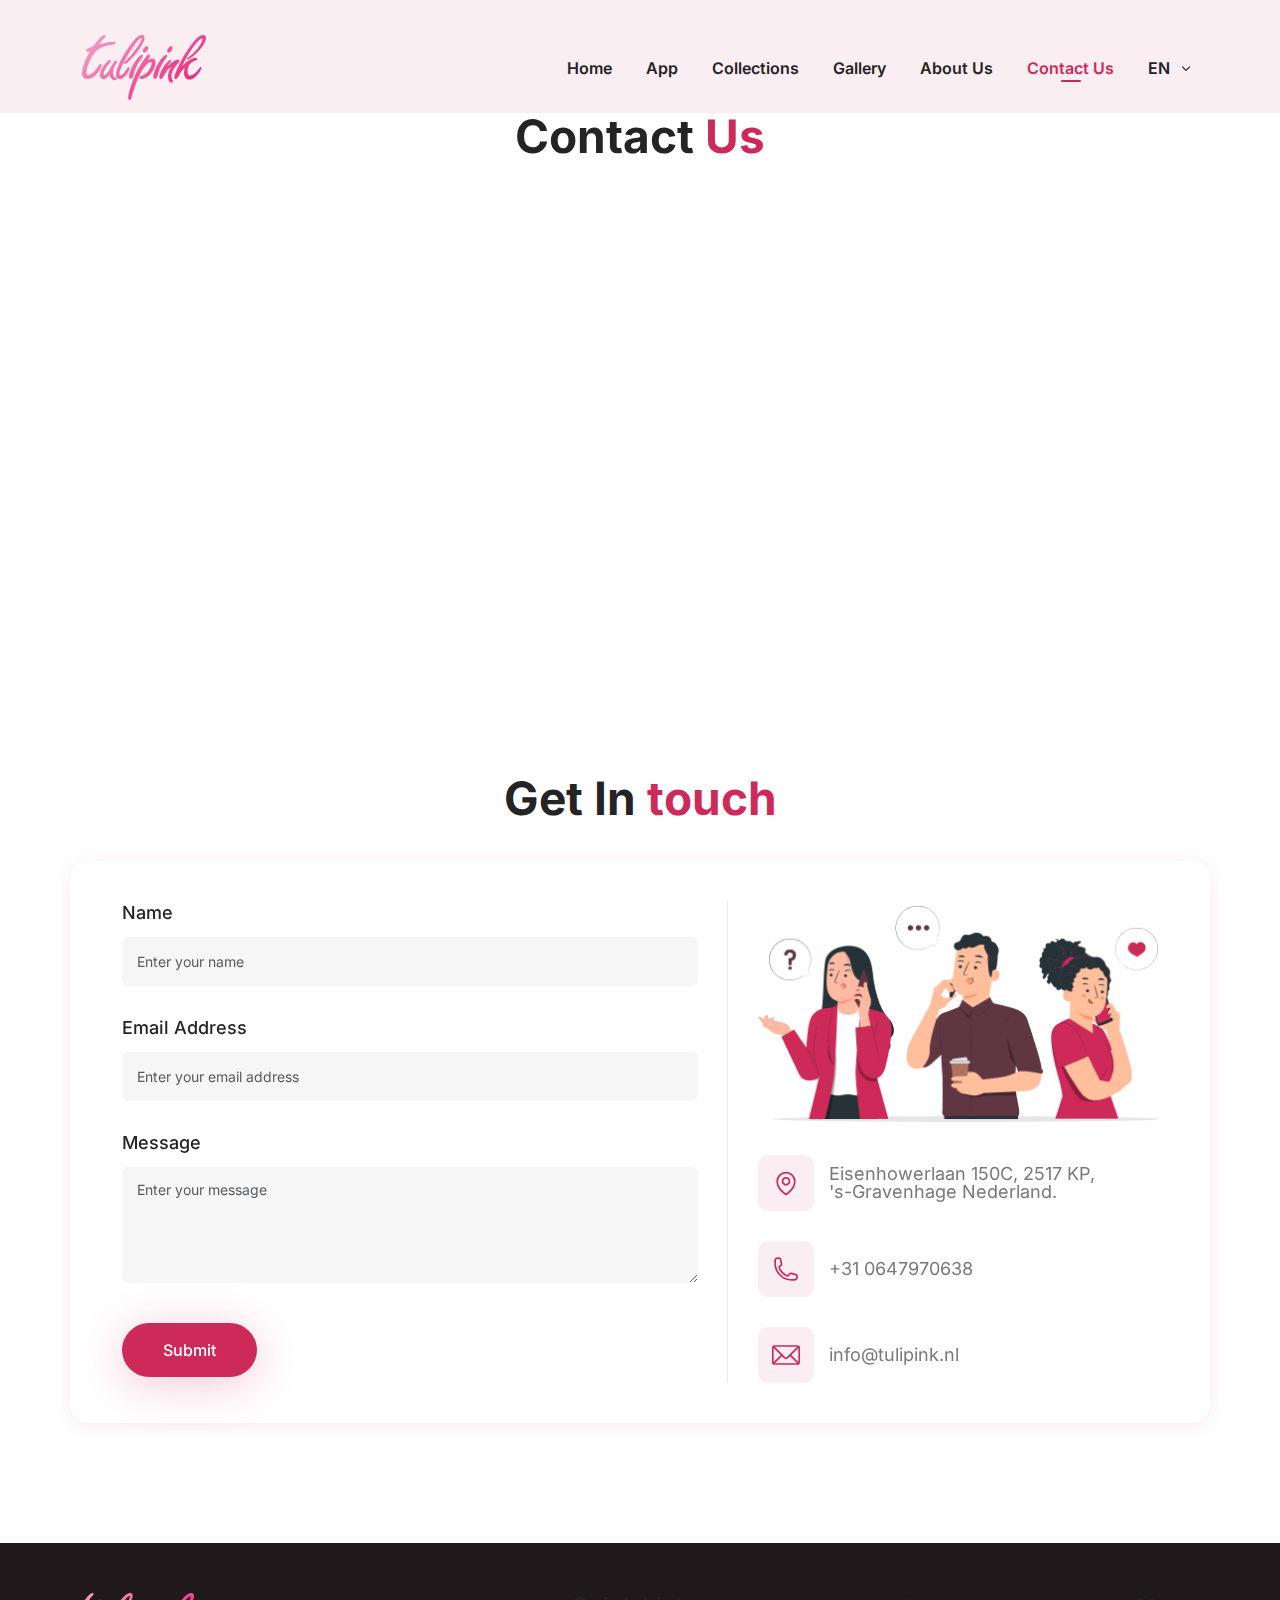
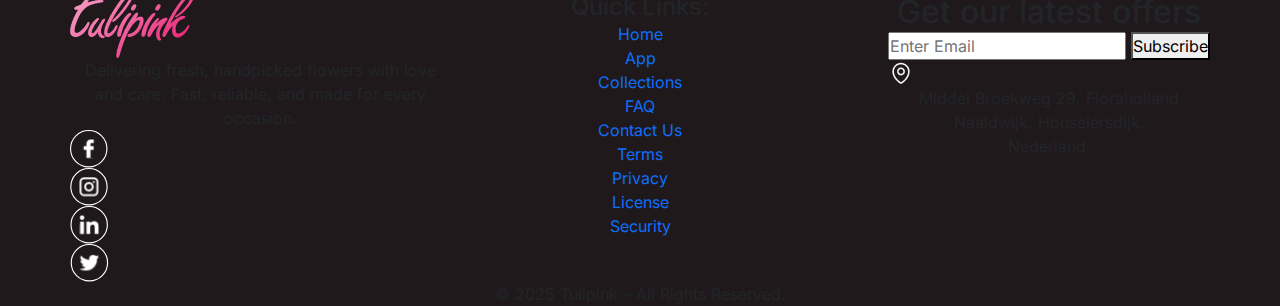
<file: contact-us.html>
<!DOCTYPE html>
<html lang="en">
<head>
    <meta charset="UTF-8">
    <meta name="viewport" content="width=device-width, initial-scale=1.0">
    <title>TuliPink </title>
     <!-- --favicon-- -->
     <link rel="icon" href="assets/images/fav.png" type="image/png">
      <!-- --aos animation -->
    <link href="https://unpkg.com/aos@2.3.1/dist/aos.css" rel="stylesheet">
    <!-- --owl carousel-- -->
    <link rel="stylesheet" href="assets/css/owl.theme.default.min.css" />
    <link rel="stylesheet" href="assets/css/owl.carousel.min.css"/>   
    <!-- --fonts-- -->
     <link rel="stylesheet" href="assets/css/fonts.css">
     <!-- --bootstrap-- -->
      <link rel="stylesheet" href="assets/css/bootstrap.min.css">
    <!-- --style-- -->
     <link rel="stylesheet" href="assets/css/style.css">
</head>
<body>
        <!-- header -->
         <div id="navbar">
             <nav class="navbar navbar-expand-lg" >
          <div class="container">
            <a class="navbar-brand" href="index.html"><img src="assets/images/logo.png" alt=""></a>
            <button class="navbar-toggler" type="button" data-bs-toggle="collapse" data-bs-target="#navbarSupportedContent" aria-controls="navbarSupportedContent" aria-expanded="false" aria-label="Toggle navigation">
              <span class="navbar-toggler-icon"></span>
            </button>
            <div class="collapse navbar-collapse justify-content-lg-end" id="navbarSupportedContent">
              <button class="btn-close close-nav d-lg-none" aria-label="Close"></button>
              <ul class="navbar-nav align-items-center">
                <li class="nav-item">
                  <a class="nav-link" href="index.html">Home</a>
                </li>
                <li class="nav-item">
                  <a class="nav-link" href="app.html">App</a>
                </li>
                <li class="nav-item">
                  <a class="nav-link" href="collection.html">Collections</a>
                </li>
                <li class="nav-item">
                  <a class="nav-link" href="https://tulipink.nl/index.html#catalog">Gallery</a>
                </li>
                <li class="nav-item">
                  <a class="nav-link" href="https://tulipink.nl/index.html#gallery">About Us	</a>
                </li>
                <li class="nav-item">
                  <a class="nav-link active" href="contact-us.html">Contact Us</a>
                </li>
                  <li class="nav-item dropdown">
                    <a class="nav-link dropdown-toggle d-flex align-items-center" href="#" id="languageDropdown" role="button" data-bs-toggle="dropdown" aria-expanded="false">
                      <span id="selectedLang">EN</span> <span class="ms-1"><img src="assets/images/down-arrow.png" alt=""></span>
                    </a>
                    <ul class="dropdown-menu mt-3" aria-labelledby="languageDropdown">
                      <li><a class="dropdown-item" href="#" onclick="changeLanguage('en')">English</a></li>
                      <li><a class="dropdown-item" href="#" onclick="changeLanguage('nl')">Dutch</a></li>
                      <li><div id="google_element" style="opacity: 0; height: 0; overflow: hidden; position: absolute;"></div></li>
                    </ul>
                  </li>
              </ul>
            </div>
          </div>
      </nav>
     </div>

        <!-- --contact us-- -->
         <section class="contactus-sec">
            <div class="container">
             <div class="common-title"  data-aos="zoom-in">
                <h2> <span>Contact</span> Us</h2>
            </div>
            <div class="contactus-info" data-aos="fade-up">
                <div class="contact-map">
                   <iframe src="https://www.google.com/maps/embed?pb=!1m18!1m12!1m3!1d2456.469361901994!2d4.2262293!3d51.9983247!2m3!1f0!2f0!3f0!3m2!1i1024!2i768!4f13.1!3m3!1m2!1s0x47c5b252c92397af%3A0x70bb937aef73ec78!2sRoyal%20Flora%20Holland%20Naaldwijk!5e0!3m2!1sen!2sin!4v1753246153115!5m2!1sen!2sin" width="600" height="450" style="border:0;" allowfullscreen="" loading="lazy" referrerpolicy="no-referrer-when-downgrade"></iframe>
                </div>
            </iframe>
            </div>
            </div>
         </section>
          
              <!-- --contact -->
       <section class="contact-us" id="contact-us">
              <div class="container">
                <div class="common-title">
                  <h2><span>Get In</span> touch</h2>
                </div>
                <div class="row contact-main"  data-aos="fade-up"
                data-aos-anchor-placement="top-bottom">
                  <div class="col-12 col-lg-6 col-xl-7 pr mb-5 mb-lg-0">
                    <form class="contact-form">
                      <div class="form-div">
                        <label for="name" class="form-label">Name</label>
                        <input
                          type="text"
                          class="form-control"
                          id="name"
                          name="name"
                          placeholder="Enter your name"
                        >
                      </div>
                      <div class="form-div">
                        <label for="email" class="form-label">Email Address</label>
                        <input
                          type="email"
                          class="form-control"
                          id="email"
                          name="email"
                          placeholder="Enter your email address"
                        >
                      </div>
                      <div>
                        <label for="message" class="form-label">Message</label>
                        <textarea
                          class="form-control"
                          id="message"
                          name="message"
                          rows="6"
                          placeholder="Enter your message"
                        ></textarea>
                      </div>
                      <div class="submit-btn">
                        <button type="submit" class="btn">Submit</button>
                      </div>
                    </form>
                  </div>
                  <div class="col-12 col-lg-6 col-xl-5 pl ">
                    <div class="contact-info">
                      <div class="contact-img">
                        <img src="assets/images/contact.png" alt="">
                      </div>
                      <ul class="contact-list">
                        <li>
                          <div class="contact-icon">
                            <img src="assets/images/contact1.svg" alt="">
                          </div>
                          <h3 class="contact-data">
                            <a href="https://www.google.com/maps?q=Eisenhowerlaan+150C,+2517+KP,+%27s-Gravenhage,+Nederland" target="_blank">
                               Eisenhowerlaan 150C, 2517 KP, <br/> 's-Gravenhage Nederland.
                            </a>
                          </h3>
                        </li>
                        <li>
                          <div class="contact-icon">
                            <img src="assets/images/contact2.svg" alt="">
                          </div>
                          <h3 class="contact-data">
                            <a href="tel:+31647970638">+31 0647970638</a>
                          </h3>
                          </li>
                        <li>
                          <div class="contact-icon">
                            <img src="assets/images/contact3.svg" alt="">
                          </div>
                          <h3 class="contact-data">
                            <a href="mailto:info@tulipink.nl">info@tulipink.nl</a>
                          </h3>
                        </li>
                      </ul>
                    </div>
                  </div>
                </div>
              </div>
       </section>

<!-- Footer Section Start -->
<footer class="footer-section">
<div class="container footer-inner-section">
  <div class="row">
      <div class="col-12 col-lg-4 logo-col p-0 ">
       <a href="index.html"><img src="assets/images/footer-logo.png" alt="" class="d-block"></a> 
        <p>Delivering fresh, handpicked flowers with love and care. Fast, reliable, and made for every occasion.</p>
        <div class="footer-social">
          <a href="https://facebook.com" target="_blank"><img src="assets/images/facebook.svg" alt=""></a>
          <a href="https://instagram.com" target="_blank"><img src="assets/images/insta.svg" alt=""></a>
          <a href="https://linkedin.com" target="_blank"><img src="assets/images/linkedin.svg" alt=""></a>
          <a href="https://twitter.com" target="_blank"><img src="assets/images/twitter.svg" alt=""></a>
        </div>
      </div>
      <div class="col-12 col-lg-4 footer-link">
       <div>
         <h4>Quick Links:</h4>
        <div class="links">       
          <div class="link-list">
           <ul>
             <li><a href="index.html">Home</a></li>
             <li><a href="app.html">App</a></li>
             <li><a href="collection.html">Collections</a></li>
            <li><a href="faq.html">FAQ</a></li>
            <li><a href="contact-us.html">Contact Us</a></li>
           </ul>
          </div>
          <div class="link-list"></li>
            <ul>
              <li><a href="term.html">Terms</a></li>
            <li><a href="privacy.html">Privacy</a></li>
            <li><a href="license.html">License</a></li>
            <li><a href="security.html">Security</a></li>
            </ul>
          </div>
         </div>
       </div>
      </div>
       <div class="col-12 col-lg-4 p-0 d-lg-flex justify-content-end">
        <div>
          <div class="subscribe-section">
          <h2>Get our latest offers</h2>
          <form class="subscribe-form">
            <input type="email" placeholder="Enter Email" required>
            <button type="submit">Subscribe</button>
          </form>
           </div>
      <div class="footer-location">
        <div class="loc-icon"><div><img src="assets/images/loc.png" alt=""></div></div>
         <p><a href="https://www.google.com/maps?q=Middel+Broekweg+29,+Floraholland,+Naaldwijk,+Honselersdijk,+Nederland" target="_blank" style="text-decoration: none; color: inherit;">
          Middel Broekweg 29, Floraholland <br/> 
          Naaldwijk, Honselersdijk,<br/> 
          Nederland.
        </a></p>
      </div>
      </div>
      </div>
    </div>  
  </div>
   <div class="copyright container-fluid">
      <p>© 2025 Tulipink – All Rights Reserved.</p>
    </div>
</footer>
     <!-- --jquery-- -->
    <script src="assets/js/jquery-3.6.0.min.js"></script>
    <!-- --bootstrap-- -->
     <script src="assets/js/bootstrap.bundle.min.js"></script>
     <!-- --owl-- -->
     <script src="assets/js/owl.carousel.min.js"></script>
     <!-- --AOS animation -->
     <script src="https://unpkg.com/aos@2.3.1/dist/aos.js"></script>
     <!-- --main js -->
     <script src="assets/js/main.js"> </script>
</body>
</html>
</file>
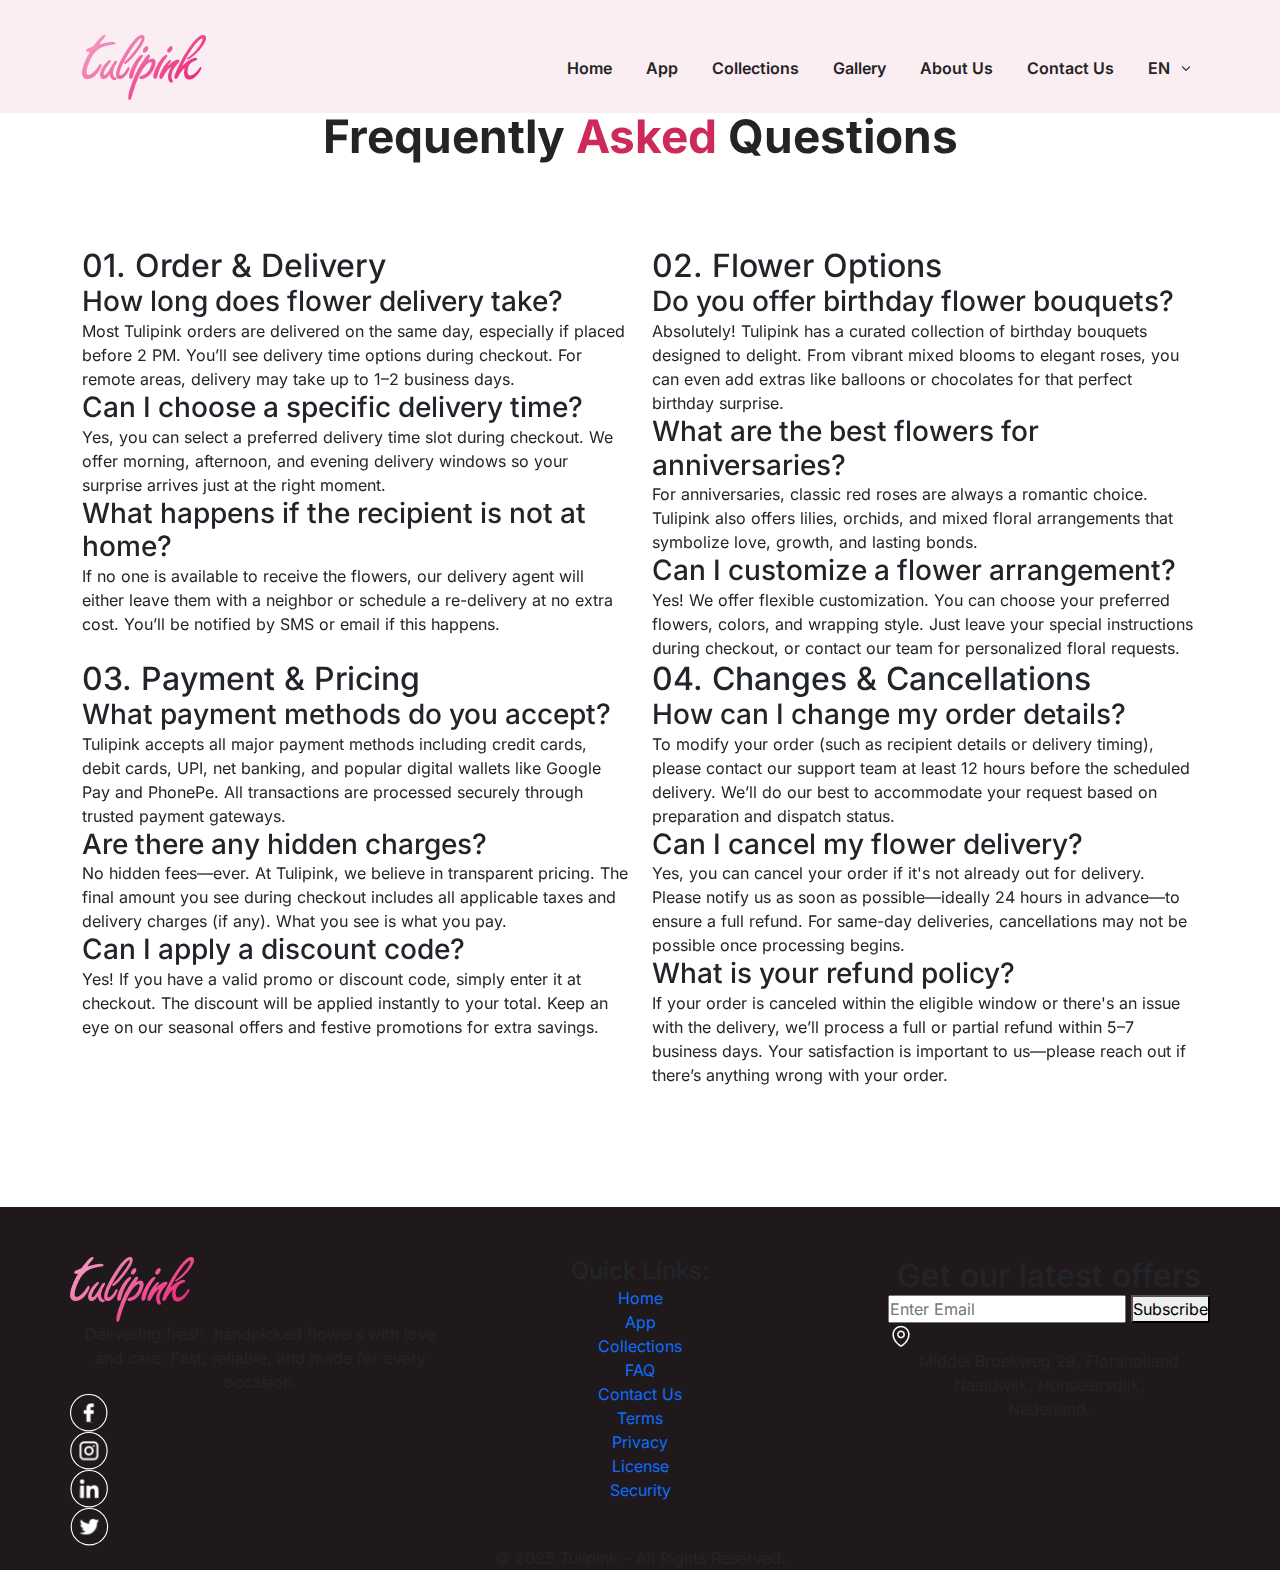
<file: faq.html>
<!DOCTYPE html>
<html lang="en">
<head>
    <meta charset="UTF-8">
    <meta name="viewport" content="width=device-width, initial-scale=1.0">
   <title>TuliPink </title>
    <!-- --favicon-- -->
     <link rel="icon" href="assets/images/fav.png" type="image/png">
      <!-- --aos animation -->
    <link href="https://unpkg.com/aos@2.3.1/dist/aos.css" rel="stylesheet">
    <!-- --owl carousel-- -->
    <link rel="stylesheet" href="assets/css/owl.theme.default.min.css" />
    <link rel="stylesheet" href="assets/css/owl.carousel.min.css"/>   
    <!-- --fonts-- -->
     <link rel="stylesheet" href="assets/css/fonts.css">
     <!-- --bootstrap-- -->
      <link rel="stylesheet" href="assets/css/bootstrap.min.css">
    <!-- --style-- -->
     <link rel="stylesheet" href="assets/css/style.css">
</head>
<body>
    <!-- header -->
     <div id="navbar">
             <nav class="navbar navbar-expand-lg" >
          <div class="container">
            <a class="navbar-brand" href="index.html"><img src="assets/images/logo.png" alt=""></a>
            <button class="navbar-toggler" type="button" data-bs-toggle="collapse" data-bs-target="#navbarSupportedContent" aria-controls="navbarSupportedContent" aria-expanded="false" aria-label="Toggle navigation">
              <span class="navbar-toggler-icon"></span>
            </button>
            <div class="collapse navbar-collapse justify-content-lg-end" id="navbarSupportedContent">
              <button class="btn-close close-nav d-lg-none" aria-label="Close"></button>
              <ul class="navbar-nav align-items-center">
                <li class="nav-item">
                  <a class="nav-link" href="index.html">Home</a>
                </li>
                <li class="nav-item">
                  <a class="nav-link" href="app.html">App</a>
                </li>
                <li class="nav-item">
                  <a class="nav-link" href="collection.html">Collections</a>
                </li>
                <li class="nav-item">
                  <a class="nav-link" href="https://tulipink.nl/index.html#catalog">Gallery</a>
                </li>
                <li class="nav-item">
                  <a class="nav-link" href="https://tulipink.nl/index.html#gallery">About Us</a>
                </li>
                <li class="nav-item">
                  <a class="nav-link" href="contact-us.html">Contact Us</a>
                </li>
                  <li class="nav-item dropdown">
                    <a class="nav-link dropdown-toggle d-flex align-items-center" href="#" id="languageDropdown" role="button" data-bs-toggle="dropdown" aria-expanded="false">
                      <span id="selectedLang">EN</span> <span class="ms-1"><img src="assets/images/down-arrow.png" alt=""></span>
                    </a>
                    <ul class="dropdown-menu mt-3" aria-labelledby="languageDropdown">
                      <li><a class="dropdown-item" href="#" onclick="changeLanguage('en')">English</a></li>
                      <li><a class="dropdown-item" href="#" onclick="changeLanguage('nl')">Dutch</a></li>
                      <li><div id="google_element" style="opacity: 0; height: 0; overflow: hidden; position: absolute;"></div></li>
                    </ul>
                  </li>
              </ul>
            </div>
          </div>
      </nav>
     </div>
   <!-- --FAQ -->
    <section class="faq-sec" >
        <div class="container">
            <div class="common-title"  data-aos="zoom-in">
                <h2><span>Frequently</span> Asked <span>Questions</span></h2>
            </div>
            <div class="row pt-2 pt-lg-5">
                <div class="col-12 col-lg-6" data-aos="fade-right">
                    <div class="faq-info mb-70">
                        <h2>01. Order & Delivery</h2>
                        <div class="faq-data">
                            <h3>How long does flower delivery take?	</h3>
                            <p>  Most Tulipink orders are delivered on the same day, especially if placed before 2 PM. You’ll see delivery time options during checkout. For remote areas, delivery may take up to 1–2 business days.</p>
                        </div>
                        <div class="faq-data">
                            <h3>Can I choose a specific delivery time?</h3>
                            <p> Yes, you can select a preferred delivery time slot during checkout. We offer morning, afternoon, and evening delivery windows so your surprise arrives just at the right moment.</p>
                        </div>
                        <div class="faq-data">
                            <h3>What happens if the recipient is not at home?	</h3>
                            <p>  If no one is available to receive the flowers, our delivery agent will either leave them with a neighbor or schedule a re-delivery at no extra cost. You’ll be notified by SMS or email if this happens.</p>
                        </div>
                    </div>
                </div>
                <div class="col-12 col-lg-6" data-aos="fade-left">
                    <div class="faq-info mb-70">
                        <h2>02. Flower Options</h2>
                        <div class="faq-data">
                            <h3>Do you offer birthday flower bouquets? </h3>
                            <p>   Absolutely! Tulipink has a curated collection of birthday bouquets designed to delight. From vibrant mixed blooms to elegant roses, you can even add extras like balloons or chocolates for that perfect birthday surprise.</p>
                        </div>
                        <div class="faq-data">
                            <h3>What are the best flowers for anniversaries?	</h3>
                            <p>For anniversaries, classic red roses are always a romantic choice. Tulipink also offers lilies, orchids, and mixed floral arrangements that symbolize love, growth, and lasting bonds.</p>
                        </div>
                        <div class="faq-data">
                                           <h3>Can I customize a flower arrangement?</h3>
                            <p>        Yes! We offer flexible customization. You can choose your preferred flowers, colors, and wrapping style. Just leave your special instructions during checkout, or contact our team for personalized floral requests.</p>
                        </div>
                    </div>
                </div>
                <div class="col-12 col-lg-6" data-aos="fade-right">
                    <div class="faq-info">
                        <h2>03. Payment & Pricing</h2>
                        <div class="faq-data">
                              <h3>What payment methods do you accept?</h3>
                            <p>   Tulipink accepts all major payment methods including credit cards, debit cards, UPI, net banking, and popular digital wallets like Google Pay and PhonePe. All transactions are processed securely through trusted payment gateways.</p>
                        </div>
                        <div class="faq-data">
                           <h3>Are there any hidden charges?</h3>
                            <p> No hidden fees—ever. At Tulipink, we believe in transparent pricing. The final amount you see during checkout includes all applicable taxes and delivery charges (if any). What you see is what you pay.</p>
                        </div>
                        <div class="faq-data">
                           <h3>Can I apply a discount code?</h3>
                            <p>   Yes! If you have a valid promo or discount code, simply enter it at checkout. The discount will be applied instantly to your total. Keep an eye on our seasonal offers and festive promotions for extra savings.</p>
                        </div>
                    </div>
                </div>
                <div class="col-12 col-lg-6" data-aos="fade-left">
                    <div class="faq-info">
                       <h2>04. Changes & Cancellations</h2>
                        <div class="faq-data">
                              <h3>How can I change my order details?</h3>
                            <p>    To modify your order (such as recipient details or delivery timing), please contact our support team at least 12 hours before the scheduled delivery. We’ll do our best to accommodate your request based on preparation and dispatch status.</p>
                        </div>
                        <div class="faq-data">
                          <h3>Can I cancel my flower delivery?</h3>
                            <p>  Yes, you can cancel your order if it's not already out for delivery. Please notify us as soon as possible—ideally 24 hours in advance—to ensure a full refund. For same-day deliveries, cancellations may not be possible once processing begins.</p>
                        </div>
                        <div class="faq-data">
                              <h3>What is your refund policy?</h3>
                            <p>  If your order is canceled within the eligible window or there's an issue with the delivery, we’ll process a full or partial refund within 5–7 business days. Your satisfaction is important to us—please reach out if there’s anything wrong with your order.</p>
                        </div>
                    </div>
                </div>
            </div>
        </div>
    </section>

     
<!-- Footer Section Start -->
<footer class="footer-section">
<div class="container footer-inner-section">
  <div class="row">
      <div class="col-12 col-lg-4 logo-col p-0 ">
       <a href="index.html"><img src="assets/images/footer-logo.png" alt="" class="d-block"></a> 
        <p>Delivering fresh, handpicked flowers with love and care. Fast, reliable, and made for every occasion.</p>
         <div class="footer-social">
          <a href="https://facebook.com" target="_blank"><img src="assets/images/facebook.svg" alt=""></a>
          <a href="https://instagram.com" target="_blank"><img src="assets/images/insta.svg" alt=""></a>
          <a href="https://linkedin.com" target="_blank"><img src="assets/images/linkedin.svg" alt=""></a>
          <a href="https://twitter.com" target="_blank"><img src="assets/images/twitter.svg" alt=""></a>
        </div>
      </div>
      <div class="col-12 col-lg-4 footer-link">
       <div>
         <h4>Quick Links:</h4>
        <div class="links">       
          <div class="link-list">
           <ul>
             <li><a href="index.html">Home</a></li>
             <li><a href="app.html">App</a></li>
             <li><a href="collection.html">Collections</a></li>
            <li><a href="faq.html">FAQ</a></li>
            <li><a href="contact-us.html">Contact Us</a></li>
           </ul>
          </div>
          <div class="link-list"></li>
            <ul>
              <li><a href="term.html">Terms</a></li>
            <li><a href="privacy.html">Privacy</a></li>
            <li><a href="license.html">License</a></li>
            <li><a href="security.html">Security</a></li>
            </ul>
          </div>
         </div>
       </div>
      </div>
    <div class="col-12 col-lg-4 p-0 d-lg-flex justify-content-end">
        <div>
          <div class="subscribe-section">
          <h2>Get our latest offers</h2>
          <form class="subscribe-form">
            <input type="email" placeholder="Enter Email" required>
            <button type="submit">Subscribe</button>
          </form>
           </div>
      <div class="footer-location">
        <div class="loc-icon"><div><img src="assets/images/loc.png" alt=""></div></div>
        <p><a href="https://www.google.com/maps?q=Middel+Broekweg+29,+Floraholland,+Naaldwijk,+Honselersdijk,+Nederland" target="_blank" style="text-decoration: none; color: inherit;">
          Middel Broekweg 29, Floraholland <br/> 
          Naaldwijk, Honselersdijk,<br/> 
          Nederland.
        </a></p>
      </div>
      </div>
      </div>
    </div>  
  </div>
   <div class="copyright container-fluid">
      <p>© 2025 Tulipink – All Rights Reserved.</p>
    </div>
</footer>

      <!-- --jquery-- -->
    <script src="assets/js/jquery-3.6.0.min.js"></script>
    <!-- --bootstrap-- -->
     <script src="assets/js/bootstrap.bundle.min.js"></script>
     <!-- --owl-- -->
     <script src="assets/js/owl.carousel.min.js"></script>
     <!-- --AOS animation -->
     <script src="https://unpkg.com/aos@2.3.1/dist/aos.js"></script>
     <!-- --main js -->
     <script src="assets/js/main.js"> </script>
</body>
</html>
</file>
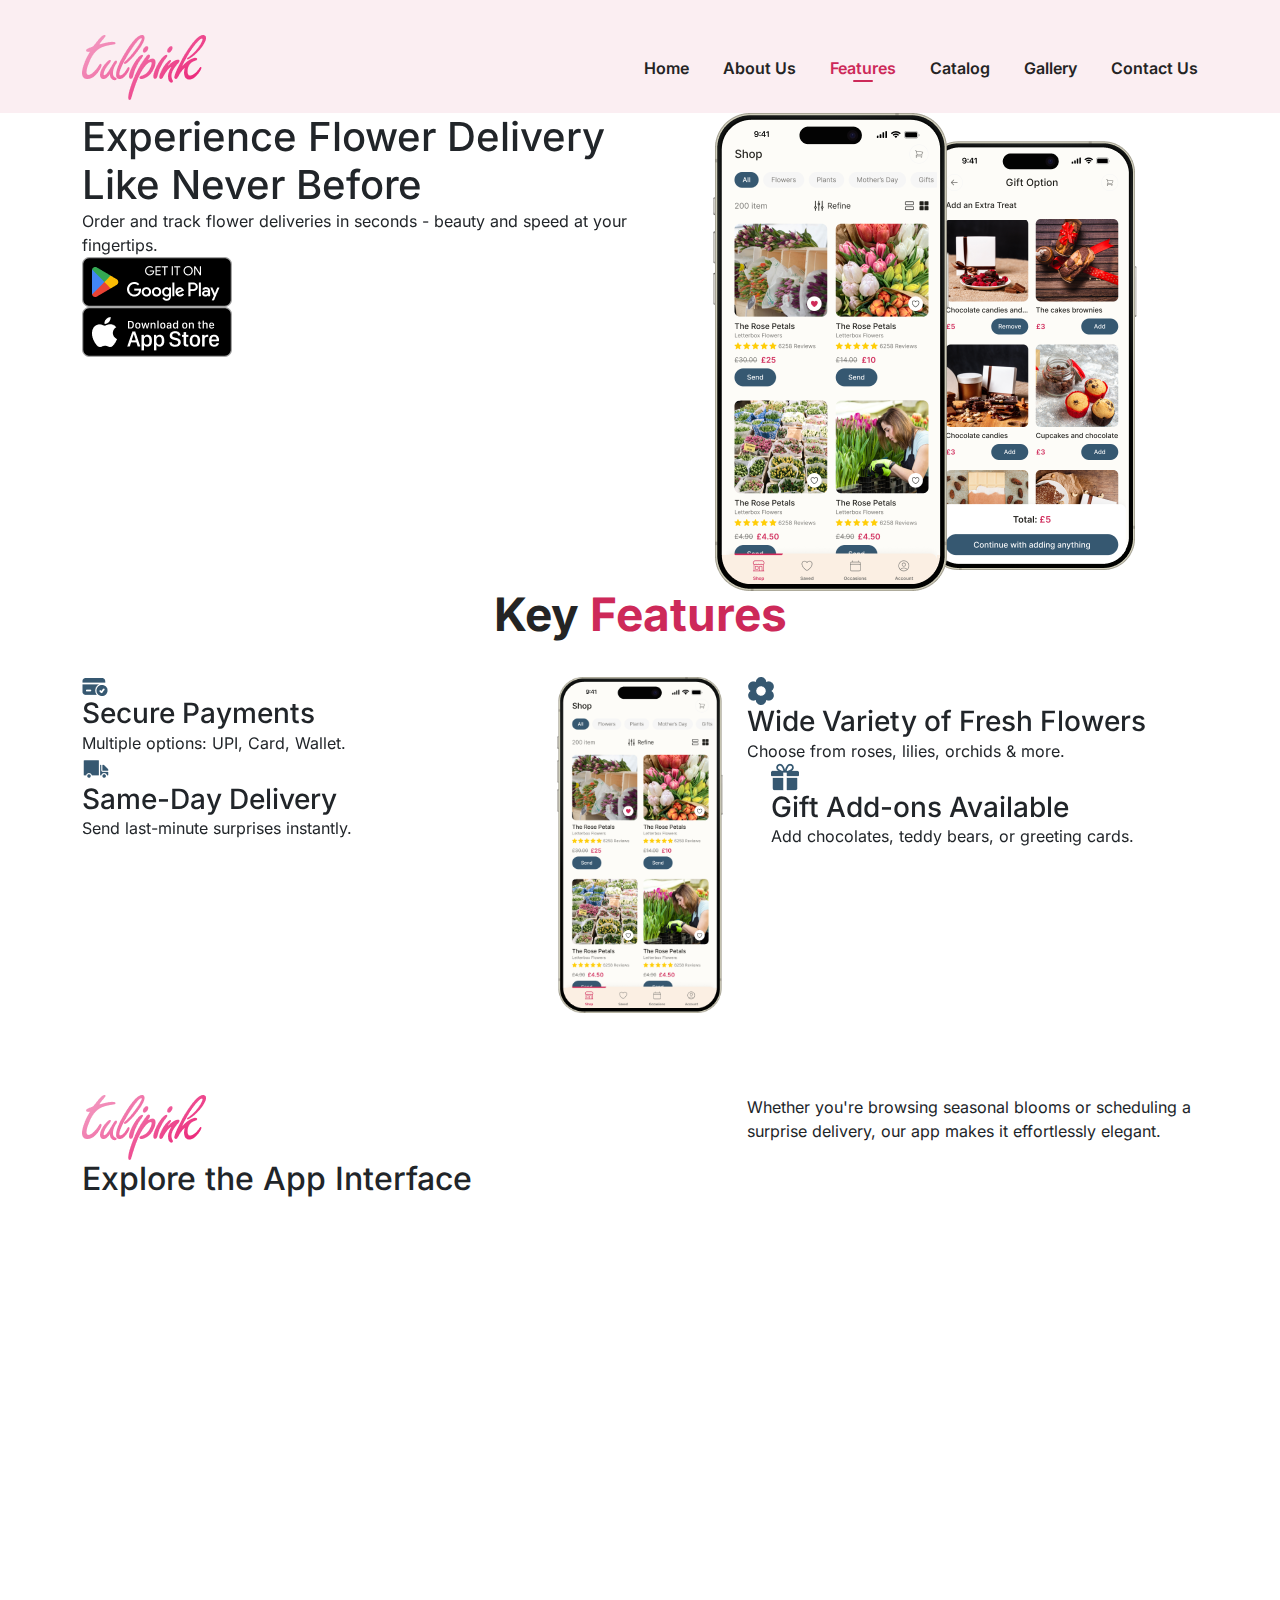
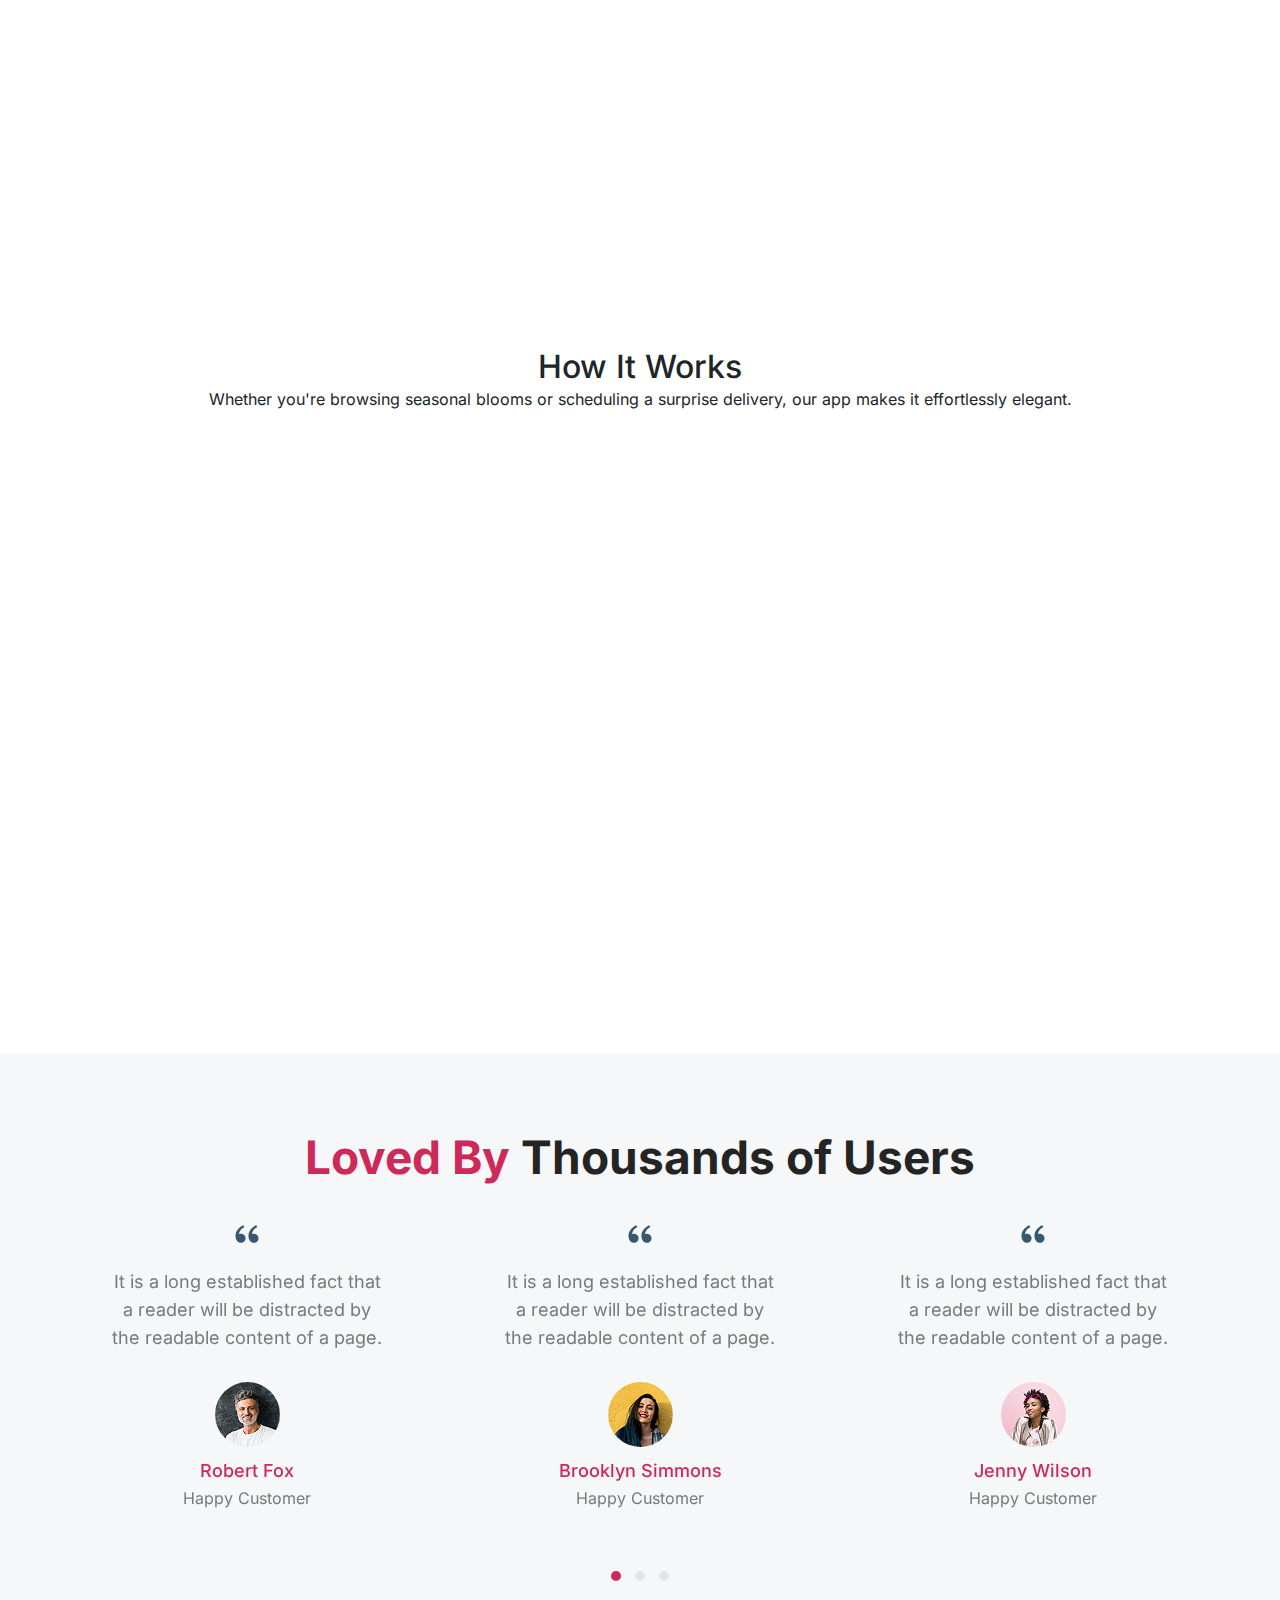
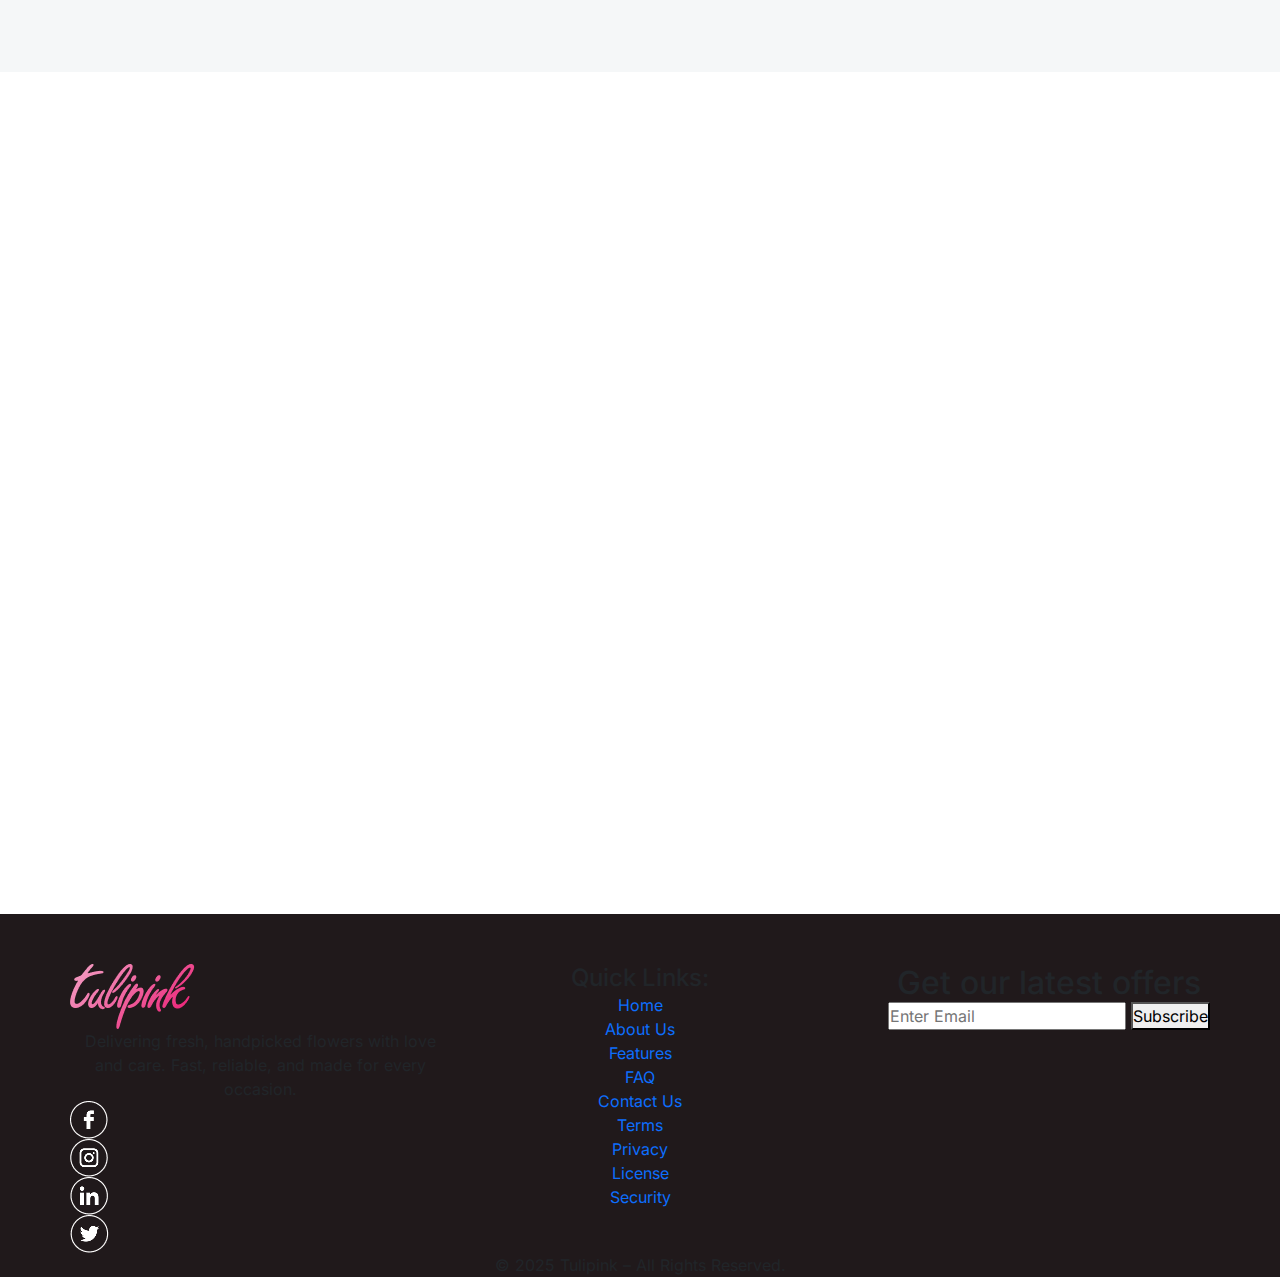
<file: feature.html>
<!DOCTYPE html>
<html lang="en">
<head>
    <meta charset="UTF-8">
    <meta name="viewport" content="width=device-width, initial-scale=1.0">
   <title>Beauty Fresh Flower</title>
      <!-- --aos animation -->
    <link href="https://unpkg.com/aos@2.3.1/dist/aos.css" rel="stylesheet">
    <!-- --owl carousel-- -->
    <link rel="stylesheet" href="assets/css/owl.theme.default.min.css" />
    <link rel="stylesheet" href="assets/css/owl.carousel.min.css"/>   
    <!-- --fonts-- -->
     <link rel="stylesheet" href="assets/css/fonts.css">
     <!-- --bootstrap-- -->
      <link rel="stylesheet" href="assets/css/bootstrap.min.css">
    <!-- --style-- -->
     <link rel="stylesheet" href="assets/css/style.css">
</head>
<body>
      <!-- header -->
     <div id="navbar" class="feature-nav">
       <nav class="navbar navbar-expand-lg" >
          <div class="container">
            <a class="navbar-brand" href="index.html"><img src="assets/images/logo.png" alt=""></a>
            <button class="navbar-toggler" type="button" data-bs-toggle="collapse" data-bs-target="#navbarSupportedContent" aria-controls="navbarSupportedContent" aria-expanded="false" aria-label="Toggle navigation">
              <span class="navbar-toggler-icon"></span>
            </button>
            <div class="collapse navbar-collapse justify-content-lg-end" id="navbarSupportedContent">
              <button class="btn-close close-nav d-lg-none" aria-label="Close"></button>
              <ul class="navbar-nav ">
                <li class="nav-item">
                  <a class="nav-link" href="index.html">Home</a>
                </li>
                <li class="nav-item">
                  <a class="nav-link" href="about-us.html">About Us</a>
                </li>
                <li class="nav-item">
                  <a class="nav-link active" href="feature.html">Features</a>
                </li>
                <li class="nav-item">
                  <a class="nav-link" href="javascript:void(0);">Catalog</a>
                </li>
                <li class="nav-item">
                  <a class="nav-link" href="javascript:void(0);">Gallery</a>
                </li>
                <li class="nav-item">
                  <a class="nav-link" href="contact-us.html">Contact Us</a>
                </li>
              </ul>
            </div>
          </div>
      </nav>
     </div>

     <!-- -feature-hero- -->
     <section class="feature-hero">
        <div class="container">
            <div class="row">
                <div class="col-12 col-md-6 mb-5 mb-md-0" data-aos="fade-up">
                 <div class="feature-info">
                    <h1>Experience <span>Flower Delivery</span> Like Never Before</h1>
                    <p>Order and track flower deliveries in seconds - beauty and speed at your fingertips.</p>
                    <div class="feature-info-img">
                        <img src="assets/images/order-1.png" alt="">
                        <img src="assets/images/order-2.png" alt="">
                    </div>
                 </div>
                </div>
                <div class="col-12 col-md-6 d-flex justify-content-center">
                    <img src="assets/images/feature-hero.png" alt="">
                </div>
            </div>
        </div>
     </section>

     <!-- -feature-keys- -->
      <section class="feature-key"> 
        <div class="container">
            <div class="common-title">
              <h2><span>Key </span> Features</h2>
            </div>
            <div class="row">
                <div class="col-12 col-lg-5 order-0  feature-key-left">
                        <div class="feature-key-info" data-aos="fade-right">
                             <div class="key-info-icon"><img src="assets/images/ic1.png" alt=""></div>
                             <h3>Secure Payments</h3>
                             <p>Multiple options: UPI, Card, Wallet.</p>
                        </div>
                        <div class="key-left-right pe-lg-4">
                            <div class="feature-key-info" data-aos="fade-right">
                                 <div class="key-info-icon"><img src="assets/images/ic2.png" alt=""></div>
                                 <h3>Same-Day Delivery</h3>
                                 <p>Send last-minute surprises instantly.</p>
                            </div>
                        </div>
                </div>
                <div class="col-12 col-lg-2 order-3 order-lg-1 text-center">
                    <div class="feature-key-middel" data-aos="flip-left">
                        <img src="assets/images/icmain.png" alt="">
                    </div>
                </div>
                <div class="col-12 col-lg-5 order-2 order-lg-2 feature-key-left">
                    <div class="key-left-right">
                        <div class="feature-key-info" data-aos="fade-left">
                            <div class="key-info-icon"><img src="assets/images/ic3.png" alt=""></div>
                            <h3>Wide Variety of Fresh Flowers</h3>
                            <p>Choose from roses, lilies, orchids & more.</p>
                       </div>
                    </div>
                       <div class="feature-key-info ps-lg-4" data-aos="fade-left">
                            <div class="key-info-icon"><img src="assets/images/ic4.png" alt=""></div>
                            <h3>Gift Add-ons Available</h3>
                            <p>Add chocolates, teddy bears, or greeting cards.</p>
                       </div>
                </div>
                <div class="col-12 col-lg-12 order-1 order-lg-3  feature-key-center">
                     <div class="feature-key-info"  data-aos="fade-right">
                            <div class="key-info-icon"><img src="assets/images/ic5.png" alt=""></div>
                            <h3>Real-Time Order Tracking</h3>
                            <p>Track your flower delivery in real time.</p>
                       </div>
                </div>
            </div>
        </div>
      </section>

      <!-- --explore the app interface -->
       <section class="interface-sec interface-bg">
        <div class="container">
            <div class="interface-top">
                <div class="row">
                   <div class="col-12 col-md-7 mb-4 mb-md-0">
                    <div class="interface-left-info">
                      <img src="assets/images/logo.png" alt="">
                      <h2>Explore <span>the App Interface</span></h2>
                    </div>
                   </div>
                   <div class="col-12 col-md-5">
                       <div class="interface-right-info">
                           <p>Whether you're browsing seasonal blooms or scheduling a surprise delivery, our app makes it effortlessly elegant.</p>
                       </div>
                   </div>
                </div>
            </div>
            <div class="interface-bottom">
                <div class="row">
                    <div class="col-12 col-sm-4 pt-sm-5 text-center" data-aos="zoom-out">
                        <img src="assets/images/interface1.png" alt="">
                    </div>
                    <div class="col-12 col-sm-4 text-center" data-aos="zoom-out">
                        <img src="assets/images/interface2.png" alt="">
                    </div>
                    <div class="col-12 col-sm-4 pt-sm-5 text-center" data-aos="zoom-out">
                        <img src="assets/images/interface3.png" alt="">
                    </div>
                </div>
            </div>
        </div>
       </section>

       
    <!-- how to work section start -->
    <section class="py-5 how-work-section">
    <div class="container">
        <div class="text-center mb-5">
        <h2 class="how-title"><span class="text-blue">How</span> It Works</h2>
        <p class="how-subtitle">
            Whether you're browsing seasonal blooms or scheduling a surprise delivery, our app makes it effortlessly elegant.
        </p>
        </div>

        <div class="row align-items-start">
        <!-- Images -->
        <div class="col-lg-6 mb-4 mb-lg-0 text-center" data-aos="fade-right">
            <div class="position-relative d-inline-block work-left-img">
            <img src="assets/images/work-image.png" alt="">
            </div>
        </div>

        <!-- Steps -->
        <div class="col-lg-6" data-aos="fade-left">
            <div class="d-flex mb-4 align-items-start">
            <div class="icon-box me-3">
                <img src="assets/images/work-icon.png" alt="">
            </div>
            <div>
                <h6 class="step-title">How It Works</h6>
                <p class="step-desc">Browse and select from a wide range of floral arrangements.</p>
            </div>
            </div>

            <div class="d-flex mb-4 align-items-start">
            <div class="icon-box me-3">
                <img src="assets/images/work-icon.png" alt="">
            </div>
            <div>
                <h6 class="step-title">Add Gift Items</h6>
                <p class="step-desc">Include extra treats like chocolates or teddy bears.</p>
            </div>
            </div>

            <div class="d-flex mb-4 align-items-start">
            <div class="icon-box me-3">
                <img src="assets/images/work-icon.png" alt="">
            </div>
            <div>
                <h6 class="step-title">Enter Delivery Details</h6>
                <p class="step-desc">Provide recipient’s name, address, and delivery time.</p>
            </div>
            </div>

            <div class="d-flex align-items-start">
            <div class="icon-box me-3">
                <img src="assets/images/work-icon.png" alt="">
            </div>
            <div>
                <h6 class="step-title">Place Order & Track</h6>
                <p class="step-desc">Pay securely and track your order live.</p>
            </div>
            </div>
        </div>
        </div>
    </div>
    </section>

<!-- ---testimonial -->
           <section class="testimonial-sec" style="background-color: #f5f7f8; padding: 80px 20px !important;">
           
            <div class="container">
              <div class="common-title">
                <h2 class="section-title">
                  Loved By  <span class="text-highlight">Thousands of Users </span>
                </h2>
              </div>
                <div class="owl-carousel testimonial-carousel owl-theme" > 
                  <div class="item">
                    <div class="testimonial-info">
                      <div class="testimonial-icon">
                        <img src="assets/images/icon.svg" class="inverted" alt="">
                      </div>
                      <p>It is a long established fact that a reader will be distracted by the readable content of a page.</p>
                      <div class="user-info">
                        <img src="assets/images/test1.png" alt="">
                        <h3>Robert Fox</h3>
                        <p>Happy Customer</p>
                      </div>
                    </div>
                  </div>  
                  <div class="item">
                    <div class="testimonial-info">
                      <div class="testimonial-icon">
                        <img src="assets/images/icon.svg" class="inverted" alt="">
                      </div>
                      <p>It is a long established fact that a reader will be distracted by the readable content of a page.</p>
                      <div class="user-info">
                        <img src="assets/images/test2.png" alt="">
                        <h3>Brooklyn Simmons</h3>
                        <p>Happy Customer</p>
                      </div>
                    </div>
                  </div>
                  <div class="item">
                    <div class="testimonial-info">
                      <div class="testimonial-icon">
                        <img src="assets/images/icon.svg" class="inverted" alt="">
                      </div>
                      <p>It is a long established fact that a reader will be distracted by the readable content of a page.</p>
                      <div class="user-info">
                        <img src="assets/images/test3.png" alt="">
                        <h3>Jenny Wilson</h3>
                        <p>Happy Customer</p>
                      </div>
                    </div>
                  </div>
                  <div class="item">
                    <div class="testimonial-info">
                      <div class="testimonial-icon">
                        <img src="assets/images/icon.svg" class="inverted" alt="">
                      </div>
                      <p>It is a long established fact that a reader will be distracted by the readable content of a page.</p>
                      <div class="user-info">
                        <img src="assets/images/test1.png" alt="">
                        <h3>Robert Fox</h3>
                        <p>Happy Customer</p>
                      </div>
                    </div>
                  </div>
                  <div class="item">
                    <div class="testimonial-info">
                      <div class="testimonial-icon">
                        <img src="assets/images/icon.svg" class="inverted" alt="">
                      </div>
                      <p>It is a long established fact that a reader will be distracted by the readable content of a page.</p>
                      <div class="user-info">
                        <img src="assets/images/test2.png" alt="">
                        <h3>Brooklyn Simmons</h3>
                        <p>Happy Customer</p>
                      </div>
                    </div>
                  </div>
                  <div class="item">
                    <div class="testimonial-info">
                      <div class="testimonial-icon">
                        <img src="assets/images/icon.svg" class="inverted" alt="">
                      </div>
                      <p>It is a long established fact that a reader will be distracted by the readable content of a page.</p>
                      <div class="user-info">
                        <img src="assets/images/test3.png" alt="">
                        <h3>Jenny Wilson</h3>
                        <p>Happy Customer</p>
                      </div>
                    </div>
                  </div>
                  <div class="item">
                    <div class="testimonial-info">
                      <div class="testimonial-icon">
                        <img src="assets/images/icon.svg" class="inverted" alt="">
                      </div>
                      <p>It is a long established fact that a reader will be distracted by the readable content of a page.</p>
                      <div class="user-info">
                        <img src="assets/images/test1.png" alt="">
                        <h3>Robert Fox</h3>
                        <p>Happy Customer</p>
                      </div>
                    </div>
                  </div>
                  <div class="item">
                    <div class="testimonial-info">
                      <div class="testimonial-icon">
                        <img src="assets/images/icon.svg" class="inverted" alt="">
                      </div>
                      <p>It is a long established fact that a reader will be distracted by the readable content of a page.</p>
                      <div class="user-info">
                        <img src="assets/images/test2.png" alt="">
                        <h3>Brooklyn Simmons</h3>
                        <p>Happy Customer</p>
                      </div>
                    </div>
                  </div>
                  <div class="item">
                    <div class="testimonial-info">
                      <div class="testimonial-icon">
                        <img src="assets/images/icon.svg" class="inverted" alt="">
                      </div>
                      <p>It is a long established fact that a reader will be distracted by the readable content of a page.</p>
                      <div class="user-info">
                        <img src="assets/images/test3.png" alt="">
                        <h3>Jenny Wilson</h3>
                        <p>Happy Customer</p>
                      </div>
                    </div>
                  </div>
              </div>
            </div>
           </section>

<!-- gift-addons section start -->

<section class="py-5 gift-addon-section">
  <div class="container">
    <div class="row align-items-center gift-row">
      <!-- Left Text Column -->
      <div class="col-lg-6 mb-4 mb-lg-0" data-aos="fade-up">
        <h2 class="section-title">
          <span class="text-highlight">Make It</span> Special with Gift <br>
          <span class="text-highlight">Add-ons</span>
        </h2>

        <div class="d-flex mb-4">
          <div class="icon-circle me-3"><img src="assets/images/arrow.png"></div>
          <div>
            <h5 class="addon-heading">Chocolates, Cupcakes, Brownies & More</h5>
            <p class="addon-desc">Delight your loved ones with sweet surprises.</p>
          </div>
        </div>

        <div class="d-flex mb-4">
          <div class="icon-circle me-3"><img src="assets/images/arrow.png"></div>
          <div>
            <h5 class="addon-heading">Live Total Price Update</h5>
            <p class="addon-desc">Instantly see how each add-on affects your total.</p>
          </div>
        </div>

        <div class="d-flex mb-4">
          <div class="icon-circle me-3"><img src="assets/images/arrow.png"></div>
          <div>
            <h5 class="addon-heading">Fully Customizable Combos</h5>
            <p class="addon-desc">Mix and match to create the perfect gift set.</p>
          </div>
        </div>

        <div class="d-flex">
          <div class="icon-circle me-3"><img src="assets/images/arrow.png"></div>
          <div>
            <h5 class="addon-heading">Smooth Checkout Flow</h5>
            <p class="addon-desc">Add extras without leaving the order screen.</p>
          </div>
        </div>
      </div>

      <!-- Right Image Column -->
      <div class="col-lg-6 text-center position-relative" data-aos="fade-up">
        <img src="assets/images/special-img.png" alt="">
      </div>
    </div>
  </div>
</section>

<!-- Footer Section Start -->
<footer class="footer-section">
<div class="container footer-inner-section">
  <div class="row">
      <div class="col-12 col-lg-4 logo-col p-0 ">
       <a href="index.html"><img src="assets/images/footer-logo.png" alt="" class="d-block"></a> 
        <p>Delivering fresh, handpicked flowers with love and care. Fast, reliable, and made for every occasion.</p>
        <div class="footer-social">
          <a href="https://facebook.com" target="_blank"><img src="assets/images/facebook.png" alt=""></a>
          <a href="https://instagram.com" target="_blank"><img src="assets/images/insta.png" alt=""></a>
          <a href="https://linkedin.com" target="_blank"><img src="assets/images/linkedin.png" alt=""></a>
          <a href="https://twitter.com" target="_blank"><img src="assets/images/twitter.png" alt=""></a>
        </div>
      </div>
      <div class="col-12 col-lg-4 footer-link">
        <h4>Quick Links:</h4>
        <div class="links">       
          <div class="link-list">
           <ul>
             <li><a href="index.html">Home</a></li>
             <li><a href="about-us.html">About Us</a></li>
             <li><a href="feature.html">Features</a></li>
            <li><a href="faq.html">FAQ</a></li>
            <li><a href="contact-us.html">Contact Us</a></li>
           </ul>
          </div>
          <div class="link-list"></li>
            <ul>
              <li><a href="term.html">Terms</a></li>
            <li><a href="privacy.html">Privacy</a></li>
            <li><a href="license.html">License</a></li>
            <li><a href="security.html">Security</a></li>
            </ul>
          </div>
         </div>
      </div>
      <div class="col-12 col-lg-4 p-0 d-flex justify-content-end">
        <div class="subscribe-section">
        <h2>Get our latest offers</h2>
        <form class="subscribe-form">
          <input type="email" placeholder="Enter Email" required>
          <button type="submit">Subscribe</button>
        </form>
      </div>
      </div>
    </div>  
  </div>
   <div class="copyright container-fluid">
      <p>© 2025 Tulipink – All Rights Reserved.</p>
    </div>
</footer>
       <!-- --jquery-- -->
    <script src="assets/js/jquery-3.6.0.min.js"></script>
    <!-- --bootstrap-- -->
     <script src="assets/js/bootstrap.bundle.min.js"></script>
     <!-- --owl-- -->
     <script src="assets/js/owl.carousel.min.js"></script>
     <!-- --AOS animation -->
     <script src="https://unpkg.com/aos@2.3.1/dist/aos.js"></script>
     <!-- --main js -->
     <script src="assets/js/main.js"> </script>
</body>
</html>
</file>
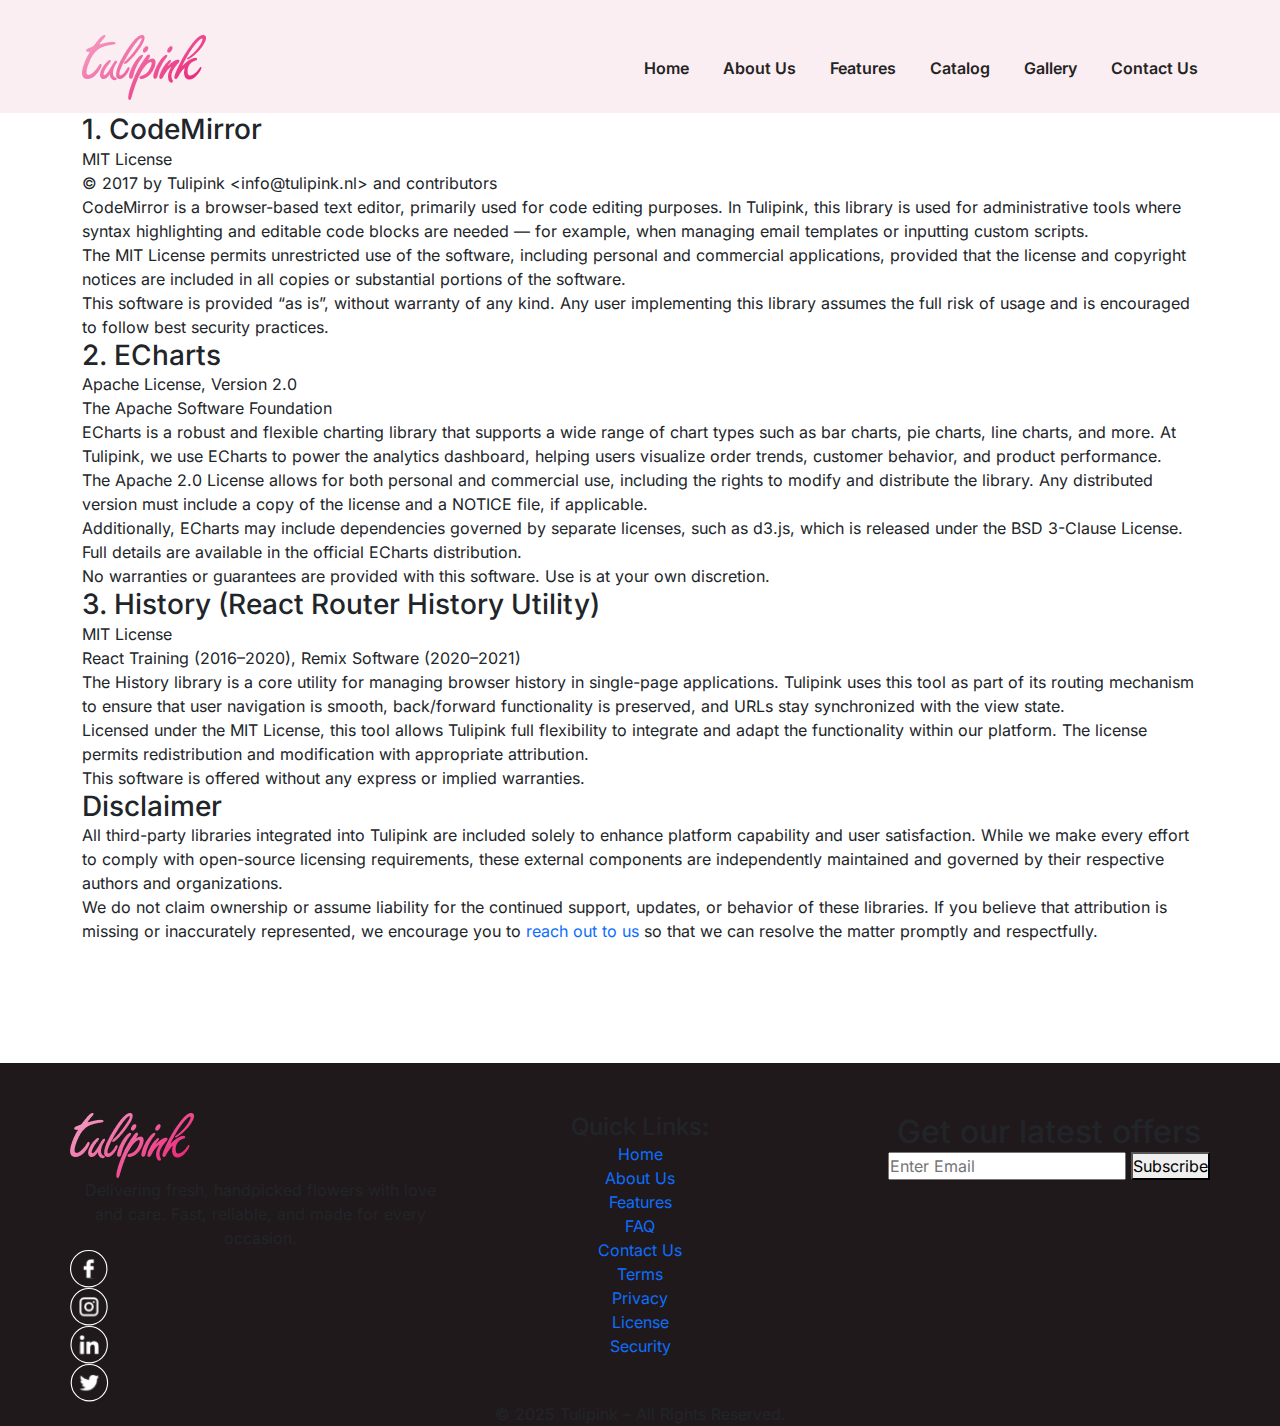
<file: license.html>
<!DOCTYPE html>
<html lang="en">
<head>
    <meta charset="UTF-8">
    <meta name="viewport" content="width=device-width, initial-scale=1.0">
    <title>TuliPink </title>
      <!-- --aos animation -->
    <link href="https://unpkg.com/aos@2.3.1/dist/aos.css" rel="stylesheet">
    <!-- --owl carousel-- -->
    <link rel="stylesheet" href="assets/css/owl.theme.default.min.css" />
    <link rel="stylesheet" href="assets/css/owl.carousel.min.css"/>   
    <!-- --fonts-- -->
     <link rel="stylesheet" href="assets/css/fonts.css">
     <!-- --bootstrap-- -->
      <link rel="stylesheet" href="assets/css/bootstrap.min.css">
    <!-- --style-- -->
     <link rel="stylesheet" href="assets/css/style.css">
</head>
<body>
  <!-- header -->
       <div id="navbar">
           <nav class="navbar navbar-expand-lg" >
          <div class="container">
            <a class="navbar-brand" href="index.html"><img src="assets/images/logo.png" alt=""></a>
            <button class="navbar-toggler" type="button" data-bs-toggle="collapse" data-bs-target="#navbarSupportedContent" aria-controls="navbarSupportedContent" aria-expanded="false" aria-label="Toggle navigation">
              <span class="navbar-toggler-icon"></span>
            </button>
            <div class="collapse navbar-collapse justify-content-lg-end" id="navbarSupportedContent">
              <button class="btn-close close-nav d-lg-none" aria-label="Close"></button>
              <ul class="navbar-nav ">
                <li class="nav-item">
                  <a class="nav-link" href="index.html">Home</a>
                </li>
                <li class="nav-item">
                  <a class="nav-link" href="about-us.html">About Us</a>
                </li>
                <li class="nav-item">
                  <a class="nav-link" href="feature.html">Features</a>
                </li>
                <li class="nav-item">
                  <a class="nav-link" href="https://tulipink.nl/index.html#catalog">Catalog</a>
                </li>
                <li class="nav-item">
                  <a class="nav-link" href="https://tulipink.nl/index.html#gallery">Gallery</a>
                </li>
                <li class="nav-item">
                  <a class="nav-link" href="contact-us.html">Contact Us</a>
                </li>
              </ul>
            </div>
          </div>
      </nav>
     </div>

        <!-- --License section -->
         <section class="license-sec">
            <div class="container">
<div class="license-info">
  <h3>1. CodeMirror</h3>
  <p> MIT License</p>
  <p> © 2017 by Tulipink &lt;info@tulipink.nl&gt; and contributors</p>
  <p>
    CodeMirror is a browser-based text editor, primarily used for code editing purposes. In Tulipink, this library is used for administrative tools where syntax highlighting and editable code blocks are needed — for example, when managing email templates or inputting custom scripts.
  </p>
  <p>
    The MIT License permits unrestricted use of the software, including personal and commercial applications, provided that the license and copyright notices are included in all copies or substantial portions of the software.
  </p>
  <p>
    This software is provided “as is”, without warranty of any kind. Any user implementing this library assumes the full risk of usage and is encouraged to follow best security practices.
  </p>

  <h3>2. ECharts</h3>
  <p> Apache License, Version 2.0</p>
  <p> The Apache Software Foundation</p>
  <p>
    ECharts is a robust and flexible charting library that supports a wide range of chart types such as bar charts, pie charts, line charts, and more. At Tulipink, we use ECharts to power the analytics dashboard, helping users visualize order trends, customer behavior, and product performance.
  </p>
  <p>
    The Apache 2.0 License allows for both personal and commercial use, including the rights to modify and distribute the library. Any distributed version must include a copy of the license and a NOTICE file, if applicable.
  </p>
  <p>
    Additionally, ECharts may include dependencies governed by separate licenses, such as d3.js, which is released under the BSD 3-Clause License. Full details are available in the official ECharts distribution.
  </p>
  <p>
    No warranties or guarantees are provided with this software. Use is at your own discretion.
  </p>

  <h3>3. History (React Router History Utility)</h3>
  <p> MIT License</p>
  <p> React Training (2016–2020), Remix Software (2020–2021)</p>
  <p>
    The History library is a core utility for managing browser history in single-page applications. Tulipink uses this tool as part of its routing mechanism to ensure that user navigation is smooth, back/forward functionality is preserved, and URLs stay synchronized with the view state.
  </p>
  <p>
    Licensed under the MIT License, this tool allows Tulipink full flexibility to integrate and adapt the functionality within our platform. The license permits redistribution and modification with appropriate attribution.
  </p>
  <p>
    This software is offered without any express or implied warranties.
  </p>

  <h3>Disclaimer</h3>
  <p>
    All third-party libraries integrated into Tulipink are included solely to enhance platform capability and user satisfaction. While we make every effort to comply with open-source licensing requirements, these external components are independently maintained and governed by their respective authors and organizations.
  </p>
  <p>
    We do not claim ownership or assume liability for the continued support, updates, or behavior of these libraries. If you believe that attribution is missing or inaccurately represented, we encourage you to <a href="/contact">reach out to us</a> so that we can resolve the matter promptly and respectfully.
  </p>
</div>

            </div>
         </section>
        
<!-- Footer Section Start -->
<footer class="footer-section">
<div class="container footer-inner-section">
  <div class="row">
      <div class="col-12 col-lg-4 logo-col p-0 ">
       <a href="index.html"><img src="assets/images/footer-logo.png" alt="" class="d-block"></a> 
        <p>Delivering fresh, handpicked flowers with love and care. Fast, reliable, and made for every occasion.</p>
         <div class="footer-social">
          <a href="https://facebook.com" target="_blank"><img src="assets/images/facebook.svg" alt=""></a>
          <a href="https://instagram.com" target="_blank"><img src="assets/images/insta.svg" alt=""></a>
          <a href="https://linkedin.com" target="_blank"><img src="assets/images/linkedin.svg" alt=""></a>
          <a href="https://twitter.com" target="_blank"><img src="assets/images/twitter.svg" alt=""></a>
        </div>
      </div>
      <div class="col-12 col-lg-4 footer-link">
       <div>
         <h4>Quick Links:</h4>
        <div class="links">       
          <div class="link-list">
           <ul>
             <li><a href="index.html">Home</a></li>
             <li><a href="about-us.html">About Us</a></li>
             <li><a href="feature.html">Features</a></li>
            <li><a href="faq.html">FAQ</a></li>
            <li><a href="contact-us.html">Contact Us</a></li>
           </ul>
          </div>
          <div class="link-list"></li>
            <ul>
              <li><a href="term.html">Terms</a></li>
            <li><a href="privacy.html">Privacy</a></li>
            <li><a href="license.html">License</a></li>
            <li><a href="security.html">Security</a></li>
            </ul>
          </div>
         </div>
       </div>
      </div>
      <div class="col-12 col-lg-4 p-0 d-lg-flex justify-content-end">
        <div class="subscribe-section">
        <h2>Get our latest offers</h2>
        <form class="subscribe-form">
          <input type="email" placeholder="Enter Email" required>
          <button type="submit">Subscribe</button>
        </form>
      </div>
      </div>
    </div>  
  </div>
   <div class="copyright container-fluid">
      <p>© 2025 Tulipink – All Rights Reserved.</p>
    </div>
</footer>
 <!-- --jquery-- -->
    <script src="assets/js/jquery-3.6.0.min.js"></script>
    <!-- --bootstrap-- -->
     <script src="assets/js/bootstrap.bundle.min.js"></script>
     <!-- --owl-- -->
     <script src="assets/js/owl.carousel.min.js"></script>
     <!-- --AOS animation -->
     <script src="https://unpkg.com/aos@2.3.1/dist/aos.js"></script>
     <!-- --main js -->
     <script src="assets/js/main.js"> </script>
</body>
</html>
</file>
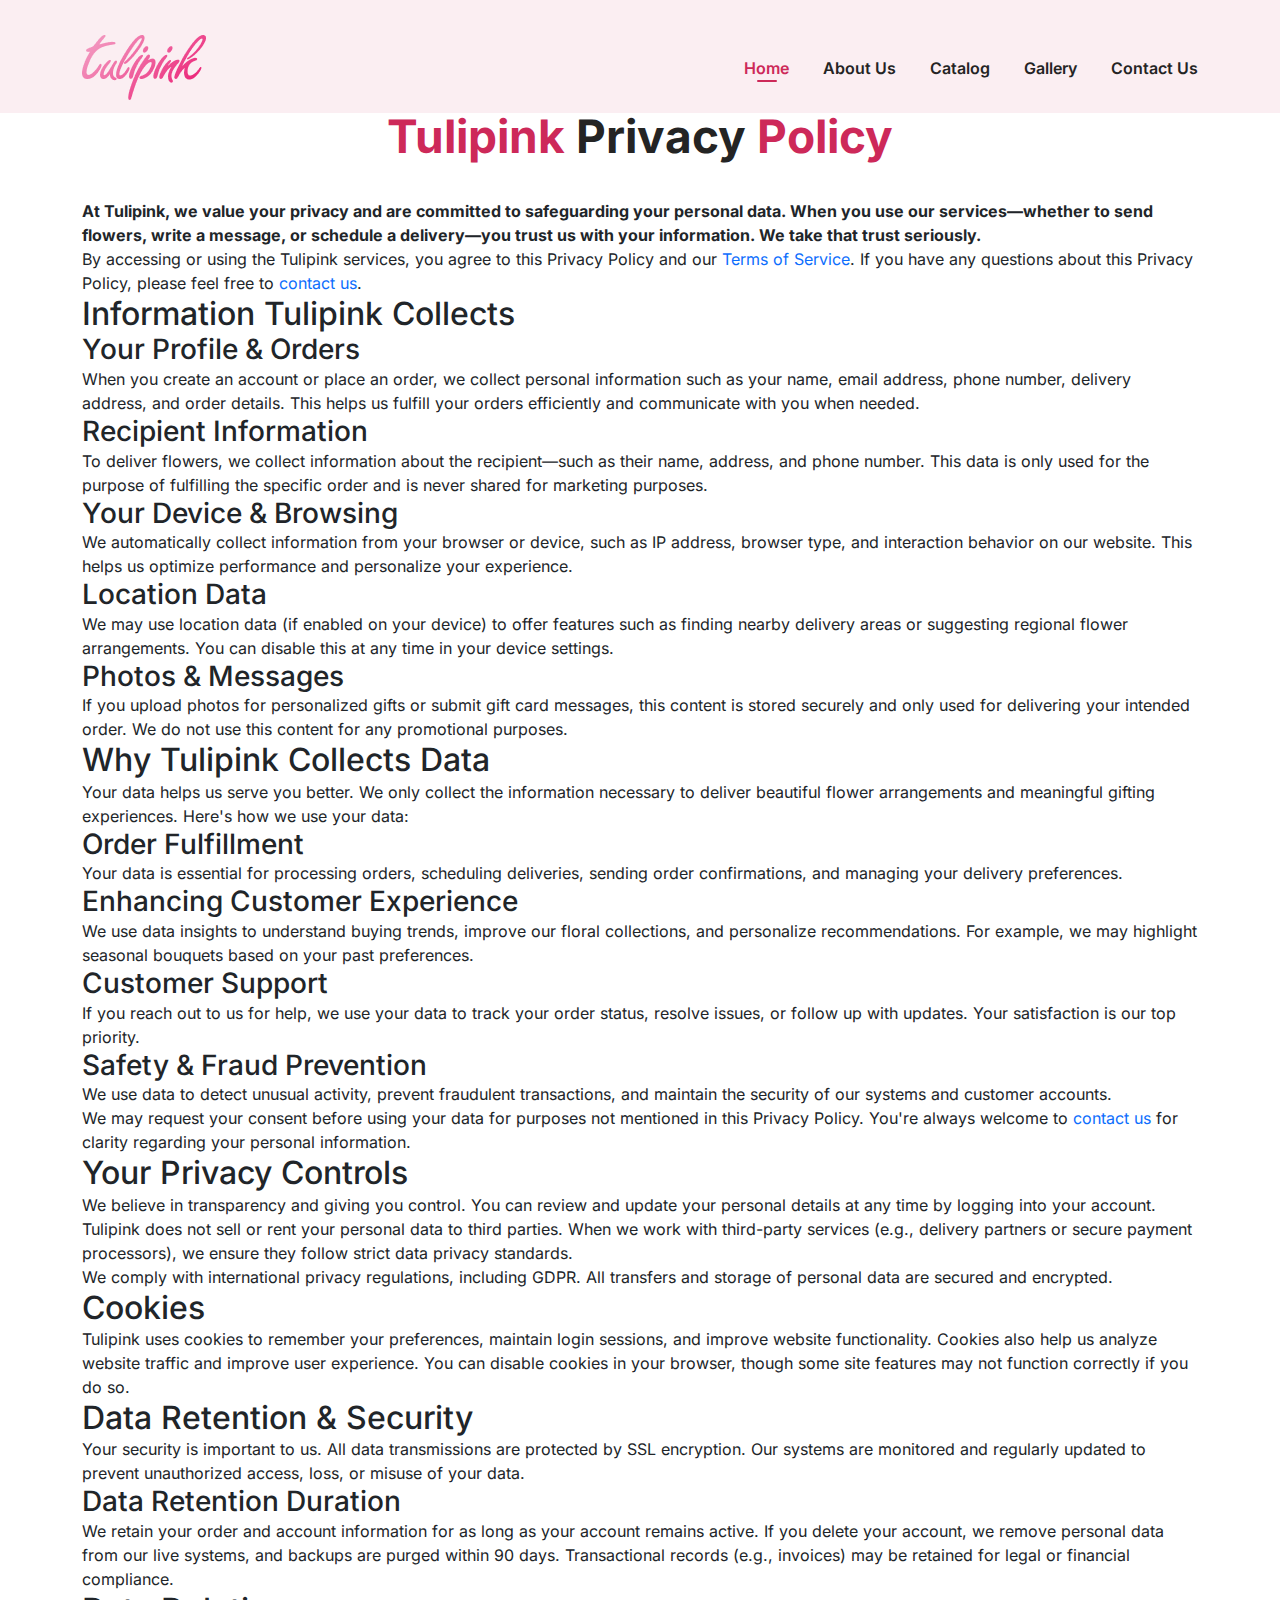
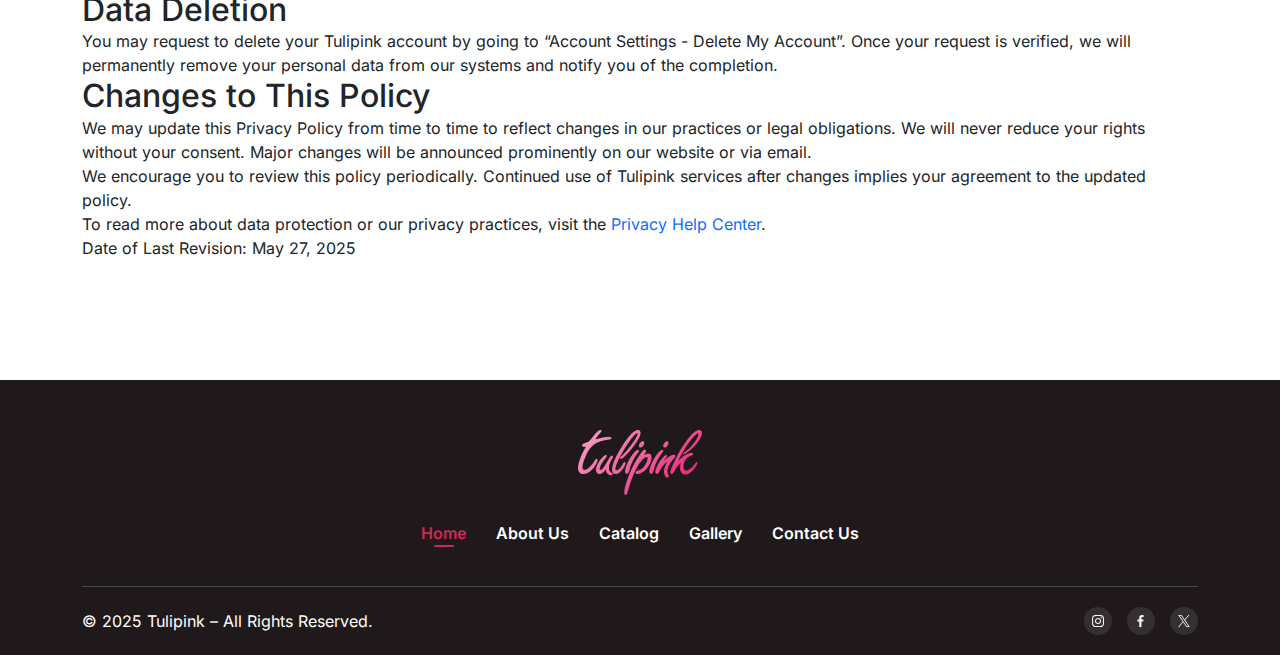
<file: privacy.html>
<!DOCTYPE html>
<html lang="en">
<head>
    <meta charset="UTF-8">
    <meta name="viewport" content="width=device-width, initial-scale=1.0">
     <title>Beauty Fresh Flower</title>
      <!-- --aos animation -->
    <link href="https://unpkg.com/aos@2.3.1/dist/aos.css" rel="stylesheet">
    <!-- --owl carousel-- -->
    <link rel="stylesheet" href="assets/css/owl.theme.default.min.css" />
    <link rel="stylesheet" href="assets/css/owl.carousel.min.css"/>   
    <!-- --fonts-- -->
     <link rel="stylesheet" href="assets/css/fonts.css">
     <!-- --bootstrap-- -->
      <link rel="stylesheet" href="assets/css/bootstrap.min.css">
    <!-- --style-- -->
     <link rel="stylesheet" href="assets/css/style.css">
</head>
<body>
        <!-- header -->
  <div id="navbar">
       <nav class="navbar navbar-expand-lg" >
          <div class="container">
            <a class="navbar-brand" href="index.html"><img src="assets/images/logo.png" alt=""></a>
            <button class="navbar-toggler" type="button" data-bs-toggle="collapse" data-bs-target="#navbarSupportedContent" aria-controls="navbarSupportedContent" aria-expanded="false" aria-label="Toggle navigation">
              <span class="navbar-toggler-icon"></span>
            </button>
            <div class="collapse navbar-collapse justify-content-lg-end" id="navbarSupportedContent">
              <button class="btn-close close-nav d-lg-none" aria-label="Close"></button>
              <ul class="navbar-nav ">
                <li class="nav-item">
                  <a class="nav-link active" aria-current="page" href="#">Home</a>
                </li>
                <li class="nav-item">
                  <a class="nav-link" href="#about-us">About Us</a>
                </li>
                <li class="nav-item">
                  <a class="nav-link" href="#catalog">Catalog</a>
                </li>
                <li class="nav-item">
                  <a class="nav-link" href="#gallery">Gallery</a>
                </li>
                <li class="nav-item">
                  <a class="nav-link" href="#contact-us">Contact Us</a>
                </li>
              </ul>
            </div>
          </div>
      </nav>
     </div>

        <!-- ---term section -->
         <section class="term-sec">
            <div class="container">
              <div class="common-title">
                <h2>Tulipink <span> Privacy </span>Policy</h2>
            </div>
         <div class="term-sec-info">
    <div class="term-data">
        <p><strong>At Tulipink, we value your privacy and are committed to safeguarding your personal data. When you use our services—whether to send flowers, write a message, or schedule a delivery—you trust us with your information. We take that trust seriously.</strong></p>
        <p>By accessing or using the Tulipink services, you agree to this Privacy Policy and our <a href="term.html">Terms of Service</a>. If you have any questions about this Privacy Policy, please feel free to <a href="mailto:support@tulipink.com">contact us</a>.</p>
    </div>

    <div class="term-data">
        <h2>Information Tulipink Collects</h2>
        <h3>Your Profile & Orders</h3>
        <p>When you create an account or place an order, we collect personal information such as your name, email address, phone number, delivery address, and order details. This helps us fulfill your orders efficiently and communicate with you when needed.</p>
        <h3>Recipient Information</h3>
        <p>To deliver flowers, we collect information about the recipient—such as their name, address, and phone number. This data is only used for the purpose of fulfilling the specific order and is never shared for marketing purposes.</p>
        <h3>Your Device & Browsing</h3>
        <p>We automatically collect information from your browser or device, such as IP address, browser type, and interaction behavior on our website. This helps us optimize performance and personalize your experience.</p>
        <h3>Location Data</h3>
        <p>We may use location data (if enabled on your device) to offer features such as finding nearby delivery areas or suggesting regional flower arrangements. You can disable this at any time in your device settings.</p>
        <h3>Photos & Messages</h3>
        <p>If you upload photos for personalized gifts or submit gift card messages, this content is stored securely and only used for delivering your intended order. We do not use this content for any promotional purposes.</p>
    </div>

    <div class="term-data">
        <h2>Why Tulipink Collects Data</h2>
        <p>Your data helps us serve you better. We only collect the information necessary to deliver beautiful flower arrangements and meaningful gifting experiences. Here's how we use your data:</p>
        <h3>Order Fulfillment</h3>
        <p>Your data is essential for processing orders, scheduling deliveries, sending order confirmations, and managing your delivery preferences.</p>
        <h3>Enhancing Customer Experience</h3>
        <p>We use data insights to understand buying trends, improve our floral collections, and personalize recommendations. For example, we may highlight seasonal bouquets based on your past preferences.</p>
        <h3>Customer Support</h3>
        <p>If you reach out to us for help, we use your data to track your order status, resolve issues, or follow up with updates. Your satisfaction is our top priority.</p>
        <h3>Safety & Fraud Prevention</h3>
        <p>We use data to detect unusual activity, prevent fraudulent transactions, and maintain the security of our systems and customer accounts.</p>
        <p>We may request your consent before using your data for purposes not mentioned in this Privacy Policy. You're always welcome to <a href="#">contact us</a> for clarity regarding your personal information.</p>
    </div>

    <div class="term-data">
        <h2>Your Privacy Controls</h2>
        <p>We believe in transparency and giving you control. You can review and update your personal details at any time by logging into your account. Tulipink does not sell or rent your personal data to third parties. When we work with third-party services (e.g., delivery partners or secure payment processors), we ensure they follow strict data privacy standards.</p>
        <p>We comply with international privacy regulations, including GDPR. All transfers and storage of personal data are secured and encrypted.</p>
    </div>

    <div class="term-data">
        <h2>Cookies</h2>
        <p>Tulipink uses cookies to remember your preferences, maintain login sessions, and improve website functionality. Cookies also help us analyze website traffic and improve user experience. You can disable cookies in your browser, though some site features may not function correctly if you do so.</p>
    </div>

    <div class="term-data">
        <h2>Data Retention & Security</h2>
        <p>Your security is important to us. All data transmissions are protected by SSL encryption. Our systems are monitored and regularly updated to prevent unauthorized access, loss, or misuse of your data.</p>
        <h3>Data Retention Duration</h3>
        <p>We retain your order and account information for as long as your account remains active. If you delete your account, we remove personal data from our live systems, and backups are purged within 90 days. Transactional records (e.g., invoices) may be retained for legal or financial compliance.</p>
    </div>

    <div class="term-data">
        <h2>Data Deletion</h2>
        <p>You may request to delete your Tulipink account by going to “Account Settings - Delete My Account”. Once your request is verified, we will permanently remove your personal data from our systems and notify you of the completion.</p>
    </div>

    <div class="term-data">
        <h2>Changes to This Policy</h2>
        <p>We may update this Privacy Policy from time to time to reflect changes in our practices or legal obligations. We will never reduce your rights without your consent. Major changes will be announced prominently on our website or via email.</p>
        <p>We encourage you to review this policy periodically. Continued use of Tulipink services after changes implies your agreement to the updated policy.</p>

        <div class="term-btm-line">
            <p>To read more about data protection or our privacy practices, visit the <a href="#">Privacy Help Center</a>.</p>
            <p>Date of Last Revision: May 27, 2025</p>
        </div>
    </div>
</div>

            </div>
         </section>
    
     <!-- --footer -->
       <footer>
                <div class="container">
                   <div class="footer-logo"><a href="index.html"><img src="assets/images/logo.png" alt=""></a></div>
                   <ul class="footer-nav ">
                    <li class="nav-item">
                      <a class="nav-link active" aria-current="page" href="#">Home</a>
                    </li>
                    <li class="nav-item">
                      <a class="nav-link" href="#about-us">About Us</a>
                    </li>
                    <li class="nav-item">
                      <a class="nav-link" href="#catalog">Catalog</a>
                    </li>
                    <li class="nav-item">
                      <a class="nav-link" href="#gallery">Gallery</a>
                    </li>
                    <li class="nav-item">
                      <a class="nav-link" href="#contact-us">Contact Us</a>
                    </li>
                  </ul>
                  <div class="copy-right">
                    <h3>© 2025 Tulipink – All Rights Reserved.</h3>
                    <ul class="social-icon">
                      <li>
                        <a href="https://instagram.com" target="_blank" rel="noopener noreferrer">
                          <img src="assets/images/social-1.svg" alt="Facebook">
                        </a>
                      </li>
                      <li>
                        <a href="https://facebook.com" target="_blank" rel="noopener noreferrer">
                          <img src="assets/images/social-2.svg" alt="Twitter">
                        </a>
                      </li>
                      <li>
                        <a href="  https://twitter.com" target="_blank" rel="noopener noreferrer">
                          <img src="assets/images/social-3.svg" alt="Instagram">
                        </a>
                      </li>
                    </ul>
                    
                  </div>
                </div>
       </footer>
     <!-- --jquery-- -->
    <script src="assets/js/jquery-3.6.0.min.js"></script>
    <!-- --bootstrap-- -->
     <script src="assets/js/bootstrap.bundle.min.js"></script>
     <!-- --owl-- -->
     <script src="assets/js/owl.carousel.min.js"></script>
     <!-- --AOS animation -->
     <script src="https://unpkg.com/aos@2.3.1/dist/aos.js"></script>
     <!-- --main js -->
     <script src="assets/js/main.js"> </script>
</body>
</html>
</file>
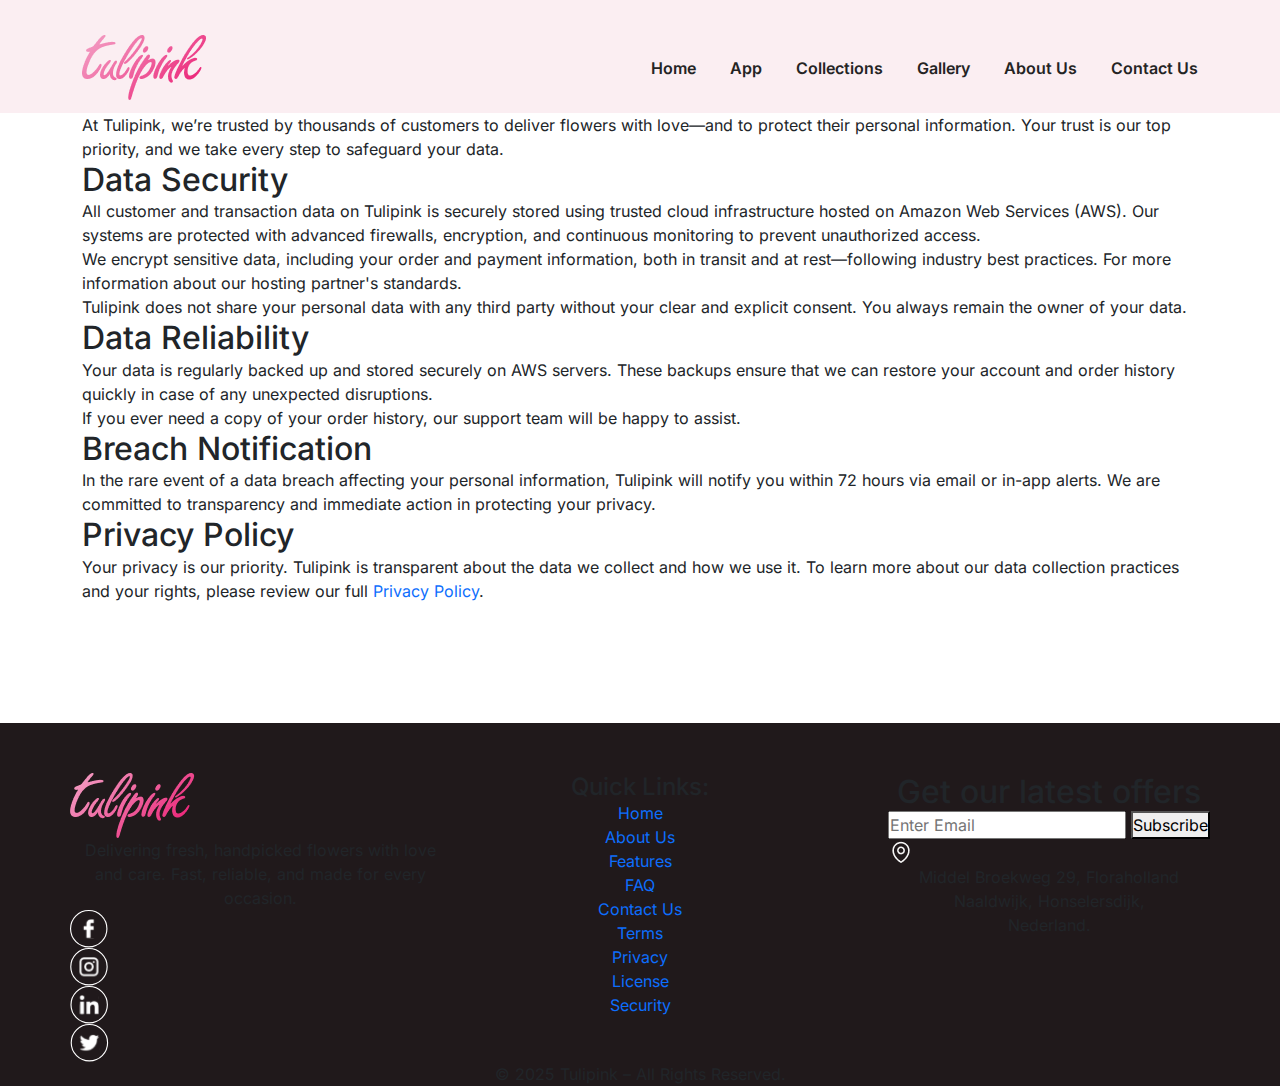
<file: security.html>
<!DOCTYPE html>
<html lang="en">
<head>
    <meta charset="UTF-8">
    <meta name="viewport" content="width=device-width, initial-scale=1.0">
    <title>TuliPink </title>
     <!-- --favicon-- -->
     <link rel="icon" href="assets/images/fav.png" type="image/png">
      <!-- --aos animation -->
    <link href="https://unpkg.com/aos@2.3.1/dist/aos.css" rel="stylesheet">
    <!-- --owl carousel-- -->
    <link rel="stylesheet" href="assets/css/owl.theme.default.min.css" />
    <link rel="stylesheet" href="assets/css/owl.carousel.min.css"/>   
    <!-- --fonts-- -->
     <link rel="stylesheet" href="assets/css/fonts.css">
     <!-- --bootstrap-- -->
      <link rel="stylesheet" href="assets/css/bootstrap.min.css">
    <!-- --style-- -->
     <link rel="stylesheet" href="assets/css/style.css">
</head>
<body>
        <!-- header -->
        <div id="navbar">
              <nav class="navbar navbar-expand-lg" >
          <div class="container">
            <a class="navbar-brand" href="index.html"><img src="assets/images/logo.png" alt=""></a>
            <button class="navbar-toggler" type="button" data-bs-toggle="collapse" data-bs-target="#navbarSupportedContent" aria-controls="navbarSupportedContent" aria-expanded="false" aria-label="Toggle navigation">
              <span class="navbar-toggler-icon"></span>
            </button>
            <div class="collapse navbar-collapse justify-content-lg-end" id="navbarSupportedContent">
              <button class="btn-close close-nav d-lg-none" aria-label="Close"></button>
              <ul class="navbar-nav ">
                <li class="nav-item">
                  <a class="nav-link" href="index.html">Home</a>
                </li>
                <li class="nav-item">
                  <a class="nav-link" href="app.html">App</a>
                </li>
                <li class="nav-item">
                  <a class="nav-link" href="collection.html">Collections</a>
                </li>
                <li class="nav-item">
                  <a class="nav-link" href="https://tulipink.nl/index.html#catalog">Gallery</a>
                </li>
                <li class="nav-item">
                  <a class="nav-link" href="https://tulipink.nl/index.html#gallery">About Us</a>
                </li>
                <li class="nav-item">
                  <a class="nav-link" href="contact-us.html">Contact Us</a>
                </li>
              </ul>
            </div>
          </div>
      </nav>
     </div>
        <!-- ---security section -->
         <section class="security-sec">
            <div class="container">
        <div class="tesecurity-sec-info">
  <div class="security-data">
    <p>At Tulipink, we’re trusted by thousands of customers to deliver flowers with love—and to protect their personal information. Your trust is our top priority, and we take every step to safeguard your data.</p>
  </div>

  <div class="security-data">
    <h2>Data Security</h2>
    <p>All customer and transaction data on Tulipink is securely stored using trusted cloud infrastructure hosted on Amazon Web Services (AWS). Our systems are protected with advanced firewalls, encryption, and continuous monitoring to prevent unauthorized access.</p>
    <p>We encrypt sensitive data, including your order and payment information, both in transit and at rest—following industry best practices. For more information about our hosting partner's standards.</p>
    <p>Tulipink does not share your personal data with any third party without your clear and explicit consent. You always remain the owner of your data.</p>
  </div>

  <div class="security-data">
    <h2>Data Reliability</h2>
    <p>Your data is regularly backed up and stored securely on AWS servers. These backups ensure that we can restore your account and order history quickly in case of any unexpected disruptions.</p>
    <p>If you ever need a copy of your order history, our support team will be happy to assist.</p>
  </div>

  <div class="security-data">
    <h2>Breach Notification</h2>
      <p>In the rare event of a data breach affecting your personal information, Tulipink will notify you within 72 hours via email or in-app alerts. We are committed to transparency and immediate action in protecting your privacy.</p>
  </div>

  <div class="security-data">
    <h2>Privacy Policy</h2>
    <p>Your privacy is our priority. Tulipink is transparent about the data we collect and how we use it. To learn more about our data collection practices and your rights, please review our full <a href="privacy.html">Privacy Policy</a>.</p>
  </div>
         </div>
            </div>
         </section>
    
     
<!-- Footer Section Start -->
<footer class="footer-section">
<div class="container footer-inner-section">
  <div class="row">
      <div class="col-12 col-lg-4 logo-col p-0 ">
       <a href="index.html"><img src="assets/images/footer-logo.png" alt="" class="d-block"></a> 
        <p>Delivering fresh, handpicked flowers with love and care. Fast, reliable, and made for every occasion.</p>
         <div class="footer-social">
          <a href="https://facebook.com" target="_blank"><img src="assets/images/facebook.svg" alt=""></a>
          <a href="https://instagram.com" target="_blank"><img src="assets/images/insta.svg" alt=""></a>
          <a href="https://linkedin.com" target="_blank"><img src="assets/images/linkedin.svg" alt=""></a>
          <a href="https://twitter.com" target="_blank"><img src="assets/images/twitter.svg" alt=""></a>
        </div>
      </div>
      <div class="col-12 col-lg-4 footer-link">
       <div>
         <h4>Quick Links:</h4>
        <div class="links">       
          <div class="link-list">
           <ul>
             <li><a href="index.html">Home</a></li>
             <li><a href="app.html">About Us</a></li>
             <li><a href="collection.html">Features</a></li>
            <li><a href="faq.html">FAQ</a></li>
            <li><a href="contact-us.html">Contact Us</a></li>
           </ul>
          </div>
          <div class="link-list"></li>
            <ul>
              <li><a href="term.html">Terms</a></li>
            <li><a href="privacy.html">Privacy</a></li>
            <li><a href="license.html">License</a></li>
            <li><a href="security.html">Security</a></li>
            </ul>
          </div>
         </div>
       </div>
      </div>
      <div class="col-12 col-lg-4 p-0 d-lg-flex justify-content-end">
        <div>
          <div class="subscribe-section">
          <h2>Get our latest offers</h2>
          <form class="subscribe-form">
            <input type="email" placeholder="Enter Email" required>
            <button type="submit">Subscribe</button>
          </form>
           </div>
      <div class="footer-location">
        <div class="loc-icon"><div><img src="assets/images/loc.png" alt=""></div></div>
        <p>Middel Broekweg 29, Floraholland <br/> Naaldwijk, Honselersdijk,<br/> Nederland.</p>
      </div>
      </div>
      </div>
    </div>  
  </div>
   <div class="copyright container-fluid">
      <p>© 2025 Tulipink – All Rights Reserved.</p>
    </div>
</footer>

     <!-- --jquery-- -->
    <script src="assets/js/jquery-3.6.0.min.js"></script>
    <!-- --bootstrap-- -->
     <script src="assets/js/bootstrap.bundle.min.js"></script>
     <!-- --owl-- -->
     <script src="assets/js/owl.carousel.min.js"></script>
     <!-- --AOS animation -->
     <script src="https://unpkg.com/aos@2.3.1/dist/aos.js"></script>
     <!-- --main js -->
     <script src="assets/js/main.js"> </script>
</body>
</html>
</file>
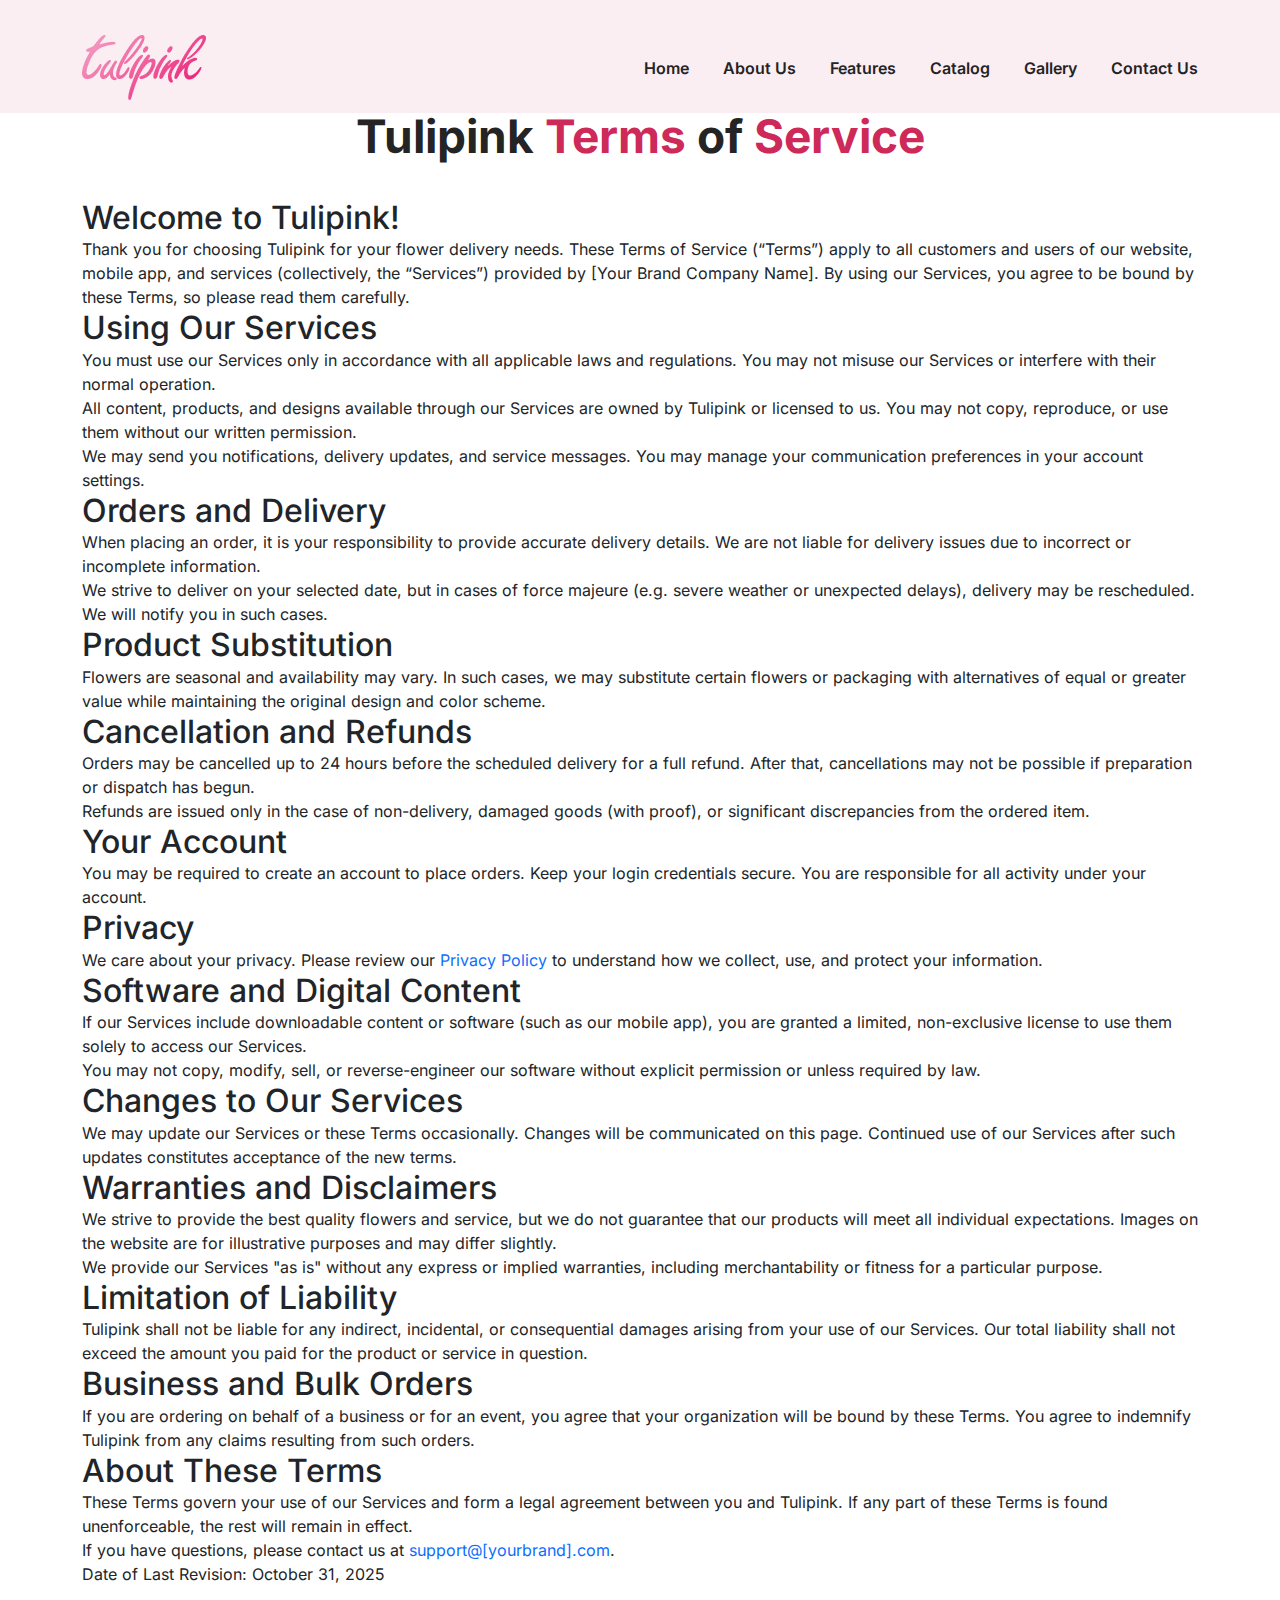
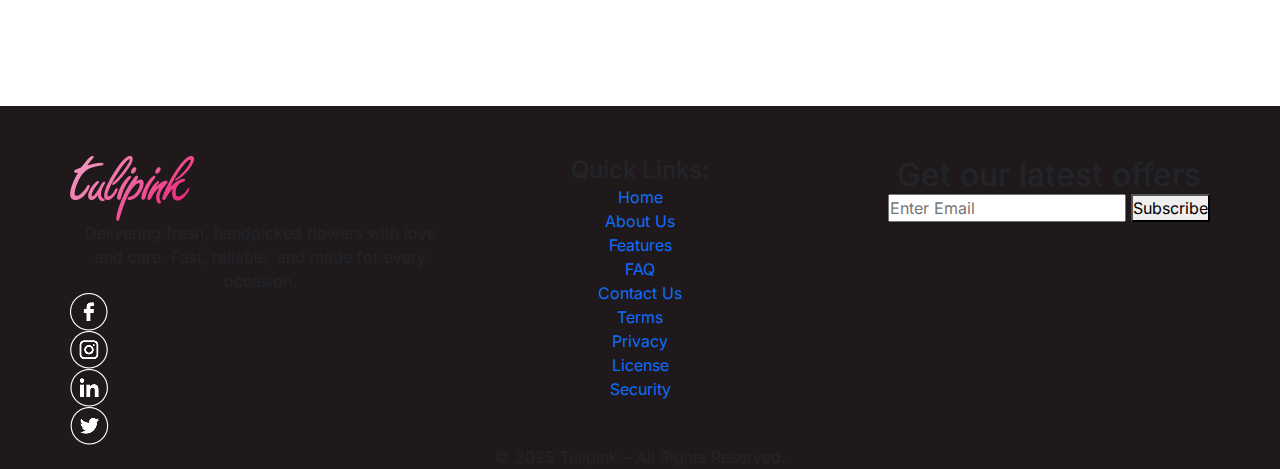
<file: term.html>
<!DOCTYPE html>
<html lang="en">
<head>
    <meta charset="UTF-8">
    <meta name="viewport" content="width=device-width, initial-scale=1.0">
     <title>Beauty Fresh Flower</title>
      <!-- --aos animation -->
    <link href="https://unpkg.com/aos@2.3.1/dist/aos.css" rel="stylesheet">
    <!-- --owl carousel-- -->
    <link rel="stylesheet" href="assets/css/owl.theme.default.min.css" />
    <link rel="stylesheet" href="assets/css/owl.carousel.min.css"/>   
    <!-- --fonts-- -->
     <link rel="stylesheet" href="assets/css/fonts.css">
     <!-- --bootstrap-- -->
      <link rel="stylesheet" href="assets/css/bootstrap.min.css">
    <!-- --style-- -->
     <link rel="stylesheet" href="assets/css/style.css">
</head>
<body>
        <!-- header -->
          <div id="navbar">
       <nav class="navbar navbar-expand-lg" >
          <div class="container">
            <a class="navbar-brand" href="index.html"><img src="assets/images/logo.png" alt=""></a>
            <button class="navbar-toggler" type="button" data-bs-toggle="collapse" data-bs-target="#navbarSupportedContent" aria-controls="navbarSupportedContent" aria-expanded="false" aria-label="Toggle navigation">
              <span class="navbar-toggler-icon"></span>
            </button>
            <div class="collapse navbar-collapse justify-content-lg-end" id="navbarSupportedContent">
              <button class="btn-close close-nav d-lg-none" aria-label="Close"></button>
              <ul class="navbar-nav ">
                <li class="nav-item">
                  <a class="nav-link" href="index.html">Home</a>
                </li>
                <li class="nav-item">
                  <a class="nav-link" href="about-us.html">About Us</a>
                </li>
                <li class="nav-item">
                  <a class="nav-link" href="feature.html">Features</a>
                </li>
                <li class="nav-item">
                  <a class="nav-link" href="javascript:void(0);">Catalog</a>
                </li>
                <li class="nav-item">
                  <a class="nav-link" href="javascript:void(0);">Gallery</a>
                </li>
                <li class="nav-item">
                  <a class="nav-link" href="contact-us.html">Contact Us</a>
                </li>
              </ul>
            </div>
          </div>
      </nav>
     </div>

        <!-- ---term section -->
         <section class="term-sec">
            <div class="container">
              <div class="common-title">
                <h2><span>Tulipink</span> Terms <span>of</span> Service</h2>
            </div>
          <div class="term-sec-info">
  <div class="term-data">
    <h2>Welcome to Tulipink!</h2>
    <p>Thank you for choosing Tulipink for your flower delivery needs. These Terms of Service (“Terms”) apply to all customers and users of our website, mobile app, and services (collectively, the “Services”) provided by [Your Brand Company Name]. By using our Services, you agree to be bound by these Terms, so please read them carefully.</p>
  </div>

  <div class="term-data">
    <h2>Using Our Services</h2>
    <p>You must use our Services only in accordance with all applicable laws and regulations. You may not misuse our Services or interfere with their normal operation.</p>
    <p>All content, products, and designs available through our Services are owned by Tulipink or licensed to us. You may not copy, reproduce, or use them without our written permission.</p>
    <p>We may send you notifications, delivery updates, and service messages. You may manage your communication preferences in your account settings.</p>
  </div>

  <div class="term-data">
    <h2>Orders and Delivery</h2>
    <p>When placing an order, it is your responsibility to provide accurate delivery details. We are not liable for delivery issues due to incorrect or incomplete information.</p>
    <p>We strive to deliver on your selected date, but in cases of force majeure (e.g. severe weather or unexpected delays), delivery may be rescheduled. We will notify you in such cases.</p>
  </div>

  <div class="term-data">
    <h2>Product Substitution</h2>
    <p>Flowers are seasonal and availability may vary. In such cases, we may substitute certain flowers or packaging with alternatives of equal or greater value while maintaining the original design and color scheme.</p>
  </div>

  <div class="term-data">
    <h2>Cancellation and Refunds</h2>
    <p>Orders may be cancelled up to 24 hours before the scheduled delivery for a full refund. After that, cancellations may not be possible if preparation or dispatch has begun.</p>
    <p>Refunds are issued only in the case of non-delivery, damaged goods (with proof), or significant discrepancies from the ordered item.</p>
  </div>

  <div class="term-data">
    <h2>Your Account</h2>
    <p>You may be required to create an account to place orders. Keep your login credentials secure. You are responsible for all activity under your account.</p>
  </div>

  <div class="term-data">
    <h2>Privacy</h2>
    <p>We care about your privacy. Please review our <a href="/privacy-policy">Privacy Policy</a> to understand how we collect, use, and protect your information.</p>
  </div>

  <div class="term-data">
    <h2>Software and Digital Content</h2>
    <p>If our Services include downloadable content or software (such as our mobile app), you are granted a limited, non-exclusive license to use them solely to access our Services.</p>
    <p>You may not copy, modify, sell, or reverse-engineer our software without explicit permission or unless required by law.</p>
  </div>

  <div class="term-data">
    <h2>Changes to Our Services</h2>
    <p>We may update our Services or these Terms occasionally. Changes will be communicated on this page. Continued use of our Services after such updates constitutes acceptance of the new terms.</p>
  </div>

  <div class="term-data">
    <h2>Warranties and Disclaimers</h2>
    <p>We strive to provide the best quality flowers and service, but we do not guarantee that our products will meet all individual expectations. Images on the website are for illustrative purposes and may differ slightly.</p>
    <p>We provide our Services "as is" without any express or implied warranties, including merchantability or fitness for a particular purpose.</p>
  </div>

  <div class="term-data">
    <h2>Limitation of Liability</h2>
    <p>Tulipink shall not be liable for any indirect, incidental, or consequential damages arising from your use of our Services. Our total liability shall not exceed the amount you paid for the product or service in question.</p>
  </div>

  <div class="term-data">
    <h2>Business and Bulk Orders</h2>
    <p>If you are ordering on behalf of a business or for an event, you agree that your organization will be bound by these Terms. You agree to indemnify Tulipink from any claims resulting from such orders.</p>
  </div>

  <div class="term-data">
    <h2>About These Terms</h2>
    <p>These Terms govern your use of our Services and form a legal agreement between you and Tulipink. If any part of these Terms is found unenforceable, the rest will remain in effect.</p>
    <p>If you have questions, please contact us at <a href="mailto:support@[yourbrand].com">support@[yourbrand].com</a>.</p>
    <div class="term-btm-line">
      <p>Date of Last Revision: October 31, 2025</p>
    </div>
  </div>
</div>

            </div>
         </section>
    
     
<!-- Footer Section Start -->
<footer class="footer-section">
<div class="container footer-inner-section">
  <div class="row">
      <div class="col-12 col-lg-4 logo-col p-0 ">
       <a href="index.html"><img src="assets/images/footer-logo.png" alt="" class="d-block"></a> 
        <p>Delivering fresh, handpicked flowers with love and care. Fast, reliable, and made for every occasion.</p>
        <div class="footer-social">
          <a href="https://facebook.com" target="_blank"><img src="assets/images/facebook.png" alt=""></a>
          <a href="https://instagram.com" target="_blank"><img src="assets/images/insta.png" alt=""></a>
          <a href="https://linkedin.com" target="_blank"><img src="assets/images/linkedin.png" alt=""></a>
          <a href="https://twitter.com" target="_blank"><img src="assets/images/twitter.png" alt=""></a>
        </div>
      </div>
      <div class="col-12 col-lg-4 footer-link">
        <h4>Quick Links:</h4>
        <div class="links">       
          <div class="link-list">
           <ul>
             <li><a href="index.html">Home</a></li>
             <li><a href="about-us.html">About Us</a></li>
             <li><a href="feature.html">Features</a></li>
            <li><a href="faq.html">FAQ</a></li>
            <li><a href="contact-us.html">Contact Us</a></li>
           </ul>
          </div>
          <div class="link-list"></li>
            <ul>
              <li><a href="term.html">Terms</a></li>
            <li><a href="privacy.html">Privacy</a></li>
            <li><a href="license.html">License</a></li>
            <li><a href="security.html">Security</a></li>
            </ul>
          </div>
         </div>
      </div>
      <div class="col-12 col-lg-4 p-0 d-flex justify-content-end">
        <div class="subscribe-section">
        <h2>Get our latest offers</h2>
        <form class="subscribe-form">
          <input type="email" placeholder="Enter Email" required>
          <button type="submit">Subscribe</button>
        </form>
      </div>
      </div>
    </div>  
  </div>
   <div class="copyright container-fluid">
      <p>© 2025 Tulipink – All Rights Reserved.</p>
    </div>
</footer>

     <!-- --jquery-- -->
    <script src="assets/js/jquery-3.6.0.min.js"></script>
    <!-- --bootstrap-- -->
     <script src="assets/js/bootstrap.bundle.min.js"></script>
     <!-- --owl-- -->
     <script src="assets/js/owl.carousel.min.js"></script>
     <!-- --AOS animation -->
     <script src="https://unpkg.com/aos@2.3.1/dist/aos.js"></script>
     <!-- --main js -->
     <script src="assets/js/main.js"> </script>
</body>
</html>
</file>
<file: assets/css/fonts.css>
/* inter-100 - latin */
@font-face {
    font-display: swap; 
    font-family: 'Inter';
    font-style: normal;
    font-weight: 100;
    src: url('../fonts/inter-v18-latin-100.woff2') format('woff2'); 
  }
  /* inter-200 - latin */
  @font-face {
    font-display: swap; 
    font-family: 'Inter';
    font-style: normal;
    font-weight: 200;
    src: url('../fonts/inter-v18-latin-200.woff2') format('woff2'); 
  }
  /* inter-300 - latin */
  @font-face {
    font-display: swap; 
    font-family: 'Inter';
    font-style: normal;
    font-weight: 300;
    src: url('../fonts/inter-v18-latin-300.woff2') format('woff2'); 
  }
  /* inter-regular - latin */
  @font-face {
    font-display: swap; 
    font-family: 'Inter';
    font-style: normal;
    font-weight: 400;
    src: url('../fonts/inter-v18-latin-regular.woff2') format('woff2'); 
  }
  /* inter-500 - latin */
  @font-face {
    font-display: swap; 
    font-family: 'Inter';
    font-style: normal;
    font-weight: 500;
    src: url('../fonts/inter-v18-latin-500.woff2') format('woff2'); 
  }
  /* inter-600 - latin */
  @font-face {
    font-display: swap; 
    font-family: 'Inter';
    font-style: normal;
    font-weight: 600;
    src: url('../fonts/inter-v18-latin-600.woff2') format('woff2'); 
  }
  /* inter-700 - latin */
  @font-face {
    font-display: swap; 
    font-family: 'Inter';
    font-style: normal;
    font-weight: 700;
    src: url('../fonts/inter-v18-latin-700.woff2') format('woff2'); 
  }
  /* inter-800 - latin */
  @font-face {
    font-display: swap; 
    font-family: 'Inter';
    font-style: normal;
    font-weight: 800;
    src: url('../fonts/inter-v18-latin-800.woff2') format('woff2'); 
  }
  /* inter-900 - latin */
  @font-face {
    font-display: swap; 
    font-family: 'Inter';
    font-style: normal;
    font-weight: 900;
    src: url('../fonts/inter-v18-latin-900.woff2') format('woff2'); 
  }
</file>
<file: assets/css/style.css>
* {
  margin: 0;
  padding: 0;
  -webkit-box-sizing: border-box;
  box-sizing: border-box;
}

a {
  text-decoration: none;
}

ul {
  list-style: none;
}

body,
html {
  font-family: "Inter";
  overflow-x: hidden;
}

img {
  display: block;
  max-width: 100%;
}

h1,
h2,
h3,
h4,
h5,
h6,
span,
ul,
li,
a,
p {
  margin: 0;
  padding: 0;
}

:root {
  --pink-color: #cd2959;
  --gray-dark-color: #242424;
  --white-color: #ffffff;
  --gray-light-color: #797979;
}

/* ---navbar--start */
#navbar {
  background-image: url("../images/navbar-bg.png");
  background-repeat: no-repeat;
  background-size: cover;
  background-position: center;
  width: 100%;
  height: 100%;
  position: relative;

}
.navbar{
    padding-top: 30px;
}
#navbar .flower-img .flower-left {
  position: absolute;
  bottom: -8%;
  left: 0;
}
.flower-left,
.flower-right {
  z-index: -1;
}
#navbar .flower-img .flower-right {
  position: absolute;
  top: 0;
  right: 0;
}
#navbar .navbar-nav {
  gap: 44px;
}
#navbar .navbar-nav .nav-link {
  padding: 0;
  font-size: 16px;
  line-height: 16px;
  font-weight: 600;
  color: var(--gray-dark-color);
  position: relative;
  text-decoration: none;
  transition: color 0.3s ease;
}
#navbar .navbar-nav .nav-link::after,
.footer-nav .nav-link::after {
  position: absolute;
  content: "";
  bottom: -40%;
  left: 50%;
  transform: translateX(-50%);
  background-color: var(--gray-dark-color);
  height: 2px;
  border-radius: 20px;
  width: 0;
  opacity: 0;
  visibility: hidden;
  transition: all 0.5s;
}
#navbar .navbar-nav .nav-link:hover,
.footer-nav .nav-link:hover {
  color: var(--pink-color);
}

.btn-close:focus {
  box-shadow: none;
}
#navbar .navbar-nav .nav-link.active,
.footer-nav .nav-link.active {
  color: var(--pink-color);
}

#navbar .navbar-nav .nav-link.active::after,
#navbar .navbar-nav .nav-link:hover::after,
.footer-nav .nav-link.active::after,
.footer-nav .nav-link.nav-link:hover::after {
  transform: translateX(-50%);
  background-color: var(--pink-color);
  visibility: visible;
  opacity: 1;
  width: 20px;
}
#navbar .navbar-nav .nav-link.active,
.footer-nav .nav-link.active {
  color: var(--pink-color);
}

/* ---navbar--end */

/* ---hero sec-start-- */
.hero-sec {
  padding-top: 30px;
}
.hero-info h1 {
  font-size: 56px;
  line-height: 80px;
  font-weight: 700;
  margin-bottom: 20px;
  color: var(--gray-dark-color);
}
.hero-info span {
  color: var(--pink-color);
}

.hero-info p {
  font-size: 20px;
  line-height: 32px;
  font-weight: 400;
  color: var(--gray-dark-color);
  margin-bottom: 30px;
}
.hero-info .btn {
  font-size: 16px;
  line-height: 16px;
  font-weight: 500;
  padding: 18px 40px;
  border-radius: 800px;
  background-color: var(--pink-color);
  color: var(--white-color);
  box-shadow: 0px 7px 45px 0 rgba(205, 41, 89, 0.25);
  margin-bottom: 135px;
}
.hero-info .btn,
.submit-btn .btn {
  position: relative;
  z-index: 1;
  overflow: hidden;
  transition: all 0.5s ease;
}

.hero-info .btn::before,
.submit-btn .btn::before {
  content: "";
  position: absolute;
  top: 50%;
  left: 50%;
  width: 200px;
  height: 200px;
  background-color: var(--white-color);
  border-radius: 50%;
  transform: translate(-50%, -50%) scale(0);
  transition: transform 0.4s ease;
  z-index: -1;
  pointer-events: none;
}

.hero-info .btn:hover::before,
.submit-btn .btn:hover::before {
  transform: translate(-50%, -50%) scale(2);
}

.hero-info .btn:hover,
.submit-btn .btn:hover {
  color: var(--pink-color);
}
.hero-info .btn::before,
.submit-btn .btn::before {
  top: var(--hover-y, 50%);
  left: var(--hover-x, 50%);
}
.hero-sec {
  position: relative;
  overflow: visible;
}

.hero-right {
  position: relative;
  width: 100%;
  height: 100%;
  display: flex;
  justify-content: flex-end;
  overflow: visible;
}

.hero-right img {
  position: relative;
  right: -15%; 
  max-width: none;
  width: 120%; 
}

/* --responsive-- */
@media(max-width:1440px){
  .hero-right img {
    right: -7%;
  } 
}
@media (max-width: 1399px) {
  .hero-info h1 {
    font-size: 44px;
    line-height: 66px;
  }
  #navbar .navbar-nav {
    gap: 34px;
  }
 
}

@media (max-width: 1199px) {
  .hero-right img {
   max-width: max-content;
  } 
}
@media (max-width: 991px) {
  .hero-info p {
    font-size: 18px;
    line-height: 26px;
  }
  .hero-info h1 {
    font-size: 30px;
    line-height: 40px;
  }
  #navbar .navbar-toggler {
    border-color: var(--pink-color);
    padding: 2px 8px;
  }
  #navbar .navbar-toggler:focus {
    text-decoration: none;
    box-shadow: 0 5px 18px 0 rgba(205, 41, 89, 0.1);
  }
  .navbar-toggler-icon {
    width: 26px;
    height: 28px;
  }
  #navbar .navbar-collapse {
    position: absolute;
    top: 100%;
    left: 0;
    width: 100%;
    background-color: rgba(255, 192, 203, 0.6);
    backdrop-filter: blur(10px);
    -webkit-backdrop-filter: blur(10px);
    transition: height 0.4s ease;
    overflow: hidden;
    height: 0;
    z-index: 999;
  }
  .navbar{
    padding-top:15px;
}
  #navbar .navbar-collapse.show {
    height: 100vh;
  }
  #navbar .navbar-collapse {
    position: fixed;
    top: 0;
    left: 0;
    width: 100%;
    height: 100vh;
    background-color: rgba(255, 192, 203, 0.6);
    backdrop-filter: blur(10px);
    -webkit-backdrop-filter: blur(10px);
    padding: 60px 20px 20px;
    overflow-y: auto;
    transform: translateY(-100%);
    transition: transform 0.4s ease-in-out;
    z-index: 999;
    display: flex;
    justify-content: center;
    align-items: center;
  }

  #navbar .navbar-collapse.show {
    transform: translateY(0);
  }
  #navbar .navbar-nav {
    display: flex;
    flex-direction: column;
    gap: 30px;
  }
  #navbar .navbar-nav .nav-link {
    font-size: 18px;
    line-height: 20px;
    text-align: center;
  }
  .close-nav {
    position: absolute;
    top: 20px;
    right: 20px;
    z-index: 1000;
  }
}
@media (max-width: 767px) {
  .hero-info .btn {
    margin-bottom: 30px;
  }
  .hero-right img{
    position: static;
    max-width: -webkit-fill-available;
    width: 100%;
  }
}
@media (max-width: 640px) {
  .hero-info .btn {
    padding: 14px 28px;
  }
}
/* ---hero sec-end-- */

/* --count-sec--start */
.count-sec {
  margin: 0 auto;
  margin-top: -70px;
  z-index: 2;
  position: relative;

}
.count-sec-info {
  background-color: var(--white-color);
  box-shadow: 0 5px 18px 0 rgba(205, 41, 89, 0.1);
  padding: 35px 60px;
  border-radius: 20px;
  transition: all 0.4s ease;
}
.count-sec-info:hover {
  transform: translateY(-8px);
  box-shadow: 0 10px 30px rgba(205, 41, 89, 0.2);
}
.count-info {
  text-align: center;
  position: relative;
}
.count-info:after {
  position: absolute;
  content: "";
  top: 0;
  right: 0;
  background-color: var(--gray-light-color);
  width: 1px;
  height: 100%;
  opacity: 20%;
}
.count-sec .row .col-4:last-child .count-info::after {
  width: 0;
}
.count-info h2 {
  color: var(--pink-color);
  font-size: 40px;
  line-height: 40px;
  font-weight: 600;
  margin-bottom: 18px;
}
.count-info p {
  font-size: 16px;
  line-height: 16px;
  font-weight: 400;
  color: var(--gray-light-color);
}

@media (max-width: 767px) {
  .count-info h2 {
    font-size: 32px;
    line-height: 32px;
  }
  .count-sec-info {
    padding: 30px 22px;
  }
  .count-info p {
    font-size: 14px;
    line-height: 14px;
  }
  .count-info:after {
    right: -9px;
  }
}

@media (max-width: 575px) {
  .count-sec {
    margin: -10px 12px 0;
  }
}
@media (max-width: 430px) {
  .count-sec-info {
    padding: 22px 15px;
  }
  .count-info h2 {
    font-size: 26px;
    line-height: 28px;
    margin-bottom: 8px;
  }
  .count-info p {
    font-size: 12px;
  }
}
@media (max-width: 375px) {
  .count-info h2 {
    font-size: 22px;
    line-height: 24px;
    margin-bottom: 8px;
  }
  .hero-info h1 {
    font-size: 28px;
    line-height: 38px;
  }
  .hero-info p {
    font-size: 16px;
    line-height: 22px;
  }
}
@media (max-width: 320px) {
  .count-info p {
    font-size: 10px;
  }
  .count-sec-info {
    padding: 18px 15px;
  }
  .count-info h2 {
    font-size: 18px;
    line-height: 20px;
  }
}
/* --count-sec--end */

/* ---about-us--start */
.about-us {
  padding: 120px 0;
  position: relative;
}
.about-us .flower-img .flower-left {
  position: absolute;
  bottom: -10%;
  left: 0;
}
.about-us .flower-img .flower-right {
  position: absolute;
  top: -8%;
  right: 0;
}
.common-title h2 {
  text-align: center;
  font-size: 46px;
  line-height: 46px;
  font-weight: 700;
  margin-bottom: 40px;
  color: var(--pink-color);
}
.common-title h2 span {
  color: var(--gray-dark-color);
}
.about-info p {
  font-size: 18px;
  line-height: 30px;
  font-weight: 400;
  color: var(--gray-light-color);
  margin-bottom: 25px;
}
.about-info p:last-child {
  margin-bottom: 0;
}
.about-img img {
  width: 100%;
}

/* --responsive-- */
@media (max-width: 1024px) {
  .about-info p {
    font-size: 16px;
    line-height: 28px;
  }
}
@media (max-width: 992px) {
  .common-title h2 {
    font-size: 38px;
    line-height: 40px;
  }
}
@media (max-width: 768px) {
  .common-title h2 {
    font-size: 34px;
    line-height: 38px;
  }
  .about-us {
    padding: 70px 0;
  }
}
@media (max-width: 430px) {
  .common-title h2 {
    font-size: 30px;
    line-height: 36px;
  }
}
/* ---about-us--end */

/* --selling-items--start */
.selling-carousel .owl-dots .owl-dot span {
  width: 30px;
  height: 3px;
  border-radius: 20px;
  background-color: rgba(121, 121, 121, 20%);
}
.selling-carousel .owl-dots .owl-dot.active span {
  background-color: var(--pink-color);
}
.selling-items .selling-carousel .item {
  display: flex;
  justify-content: center;
  align-items: center;
}
.selling-items .owl-theme .owl-nav.disabled + .owl-dots {
  margin-top: 40px;
}
.catalog-sec .owl-stage-outer {
  padding: 30px 0 40px;
}
.selling-info {
  background-color: rgba(205, 41, 89, 5%);
  padding: 10px;
  border-radius: 800px;
  width: 100%;
  max-width: 277px;
  transition: transform 0.4s ease;
}
.selling-data {
  border: 1px solid rgba(205, 41, 89, 50%);
  border-radius: 800px;
  padding: 50px 30px;
  display: flex;
  flex-direction: column;
  justify-content: center;
  align-items: center;
  box-shadow: 0 0 0 rgba(205, 41, 89, 0);
  transition: box-shadow 0.4s ease, transform 0.4s ease;
  cursor: pointer;
  overflow: hidden;
  position: relative;
}
.selling-data::before {
  content: "";
  position: absolute;
  width: 140%;
  height: 140%;
  background: radial-gradient(
    circle,
    rgba(205, 41, 89, 0.15) 0%,
    transparent 70%
  );
  top: 50%;
  left: 50%;
  transform: translate(-50%, -50%) scale(0);
  transition: transform 0.4s ease;
  z-index: 0;
  border-radius: 50%;
}
.selling-data:hover::before {
  transform: translate(-50%, -50%) scale(1);
}

.selling-data:hover {
  box-shadow: 0 10px 35px rgba(205, 41, 89, 0.25);
  transform: scale(1.03);
}

.selling-data img {
  margin-bottom: 20px;
  height: 230px;
  object-fit: contain;
  transition: transform 0.4s ease;
  z-index: 1;
}
.selling-data:hover img {
  transform: scale(1.05);
}

.selling-data h3 {
  font-size: 20px;
  line-height: 20px;
  font-weight: 500;
  color: var(--gray-dark-color);
  margin-bottom: 0;
}
.selling-data p {
  font-size: 16px;
  line-height: 16px;
  font-weight: 400;
  color: var(--gray-light-color);
  margin-bottom: 10px;
}
.selling-data h3,
.selling-data p {
  transition: transform 0.4s ease, opacity 0.4s ease;
  z-index: 1;
}

.selling-data:hover p {
  transform: translateY(-5px);
  opacity: 1;
}

.selling-data:hover h3 {
  transform: translateY(-3px);
  opacity: 1;
}
/* ---responsive-- */
@media(max-width:640px){
  .selling-info{
    max-width: 237px;
  }
  .selling-data{
    padding: 26px 30px  36px;
  }
  .selling-data img{
    margin-bottom: 2px;
  }
}
/* --selling-items--end */

/* -process--start */
.process {
  padding-top: 120px;
  position: relative;
}
.process .flower-img .flower-right {
  position: absolute;
  top: -24%;
  right: 0;
}
.process-info {
  background-color: var(--white-color);
  padding: 30px;
  border-radius: 15px;
  box-shadow: 0 8px 18px 0px rgba(205, 41, 89, 0.1);
  position: relative;
  overflow: hidden;
  transition: all 0.4s ease;
}
.process-info::before {
  content: "";
  position: absolute;
  top: 0;
  left: -50%;
  width: 200%;
  height: 100%;
  background: linear-gradient(
    120deg,
    rgba(205, 41, 89, 0.05),
    transparent,
    rgba(205, 41, 89, 0.05)
  );
  transform: skewX(-15deg);
  transition: all 0.6s ease;
  z-index: 0;
}

.process-info:hover::before {
  left: 0;
}

.process-icon {
  width: 90px;
  height: 90px;
  border-radius: 10px;
  background-color: rgba(205, 41, 89, 8%);
  display: flex;
  justify-content: center;
  align-items: center;
  margin-bottom: 30px;
  transition: transform 0.5s ease, box-shadow 0.5s ease;
  z-index: 1;
  position: relative;
}
.process-info h3 {
  font-size: 20px;
  line-height: 20px;
  font-weight: 500;
  color: var(--pink-color);
  margin-bottom: 15px;
  transition: transform 0.4s ease;
  position: relative;
  z-index: 1;
}
.process-info:hover h3 {
  transform: scale(1.1);
}
.process-info:hover .process-icon {
  transform: rotate(8deg) scale(1.1);
  box-shadow: 0 5px 20px rgba(205, 41, 89, 0.3);
}

.process-icon img {
  max-width: 100%;
  transition: transform 0.4s ease;
}

.process-info:hover .process-icon img {
  transform: rotate(-8deg);
}

.process-info p {
  font-size: 18px;
  line-height: 28px;
  font-weight: 400;
  color: var(--gray-light-color);
  width: 100%;
  max-width: 312px;
  opacity: 0.85;
  transition: opacity 0.6s ease, transform 0.5s ease;
  position: relative;
  z-index: 1;
}
.process-info:hover p {
  opacity: 1;
  transform: translateY(-5px);
}

/* --responsive-- */
@media (max-width: 1024px) {
  .process-info p {
    max-width: 100%;
    font-size: 16px;
    line-height: 24px;
  }
  .process-icon {
    width: 70px;
    height: 70px;
  }
}
@media (max-width: 991px) {
  .process {
    padding-top: 70px;
  }
}
@media (max-width: 640px) {
  .process-info {
    padding: 20px;
  }
}
/* -process--end */

/* --catalog-sec-start */
.catalog-sec {
  padding-top: 120px;
  position: relative;
}
.catalog-sec .flower-img .flower-left {
  position: absolute;
  top: 10%;
  left: 0;
}

.catalog-tabs .nav-pills .nav-link.active {
  background-color: var(--pink-color);
  color: var(--white-color);
}
.catalog-tabs .nav-pills .nav-link {
  font-size: 16px;
  line-height: 16px;
  font-weight: 500;
  padding: 18px 40px;
  border-radius: 800px;
  color: var(--gray-light-color);
  background-color: #f6f6f6;
  margin-right: 0;
  transition: all 0.3s ease;
}
.catalog-tabs .nav-pills .nav-link:hover {
    background-color: var(--pink-color);
    color: var(--white-color);
    transform: scale(1.05); 
  }
.catalog-tabs .nav-pills {
  flex-wrap: nowrap;
  overflow-x: auto;
  scrollbar-width: none;
  -ms-overflow-style: none;
  padding-left: 16px;
  padding-right: 16px;
  scroll-behavior: smooth;
  -webkit-overflow-scrolling: touch;
  gap: 25px;
  margin-bottom: 30px;
}
.catalog-tabs .nav-link {
  white-space: nowrap;
  flex-shrink: 0;
  margin-right: 10px;
}
.catalog-tabs .nav-pills::-webkit-scrollbar {
  display: none;
}

.catalog-info {
  background-color: var(--white-color);
  box-shadow: 0 5px 15px 0 rgba(205, 41, 89, 0.15);
  border-radius: 800px 800px 30px 20px;
  padding: 5px 4px 0 4px;
  transition: all 0.3s ease-in-out;
  transform: scale(1);
}
.catalog-info:hover {
  transform: scale(1.03);
  box-shadow: 0 12px 25px rgba(205, 41, 89, 0.25);
  background-color: #fff7fa;
}

.catalog-info img {
  border-radius: 800px 800px 30px 20px;
  width: 100%;
  transition: transform 0.3s ease-in-out;
}
.catalog-info:hover img {
  transform: scale(1.01);
}
.catalog-info:hover .catalog-rate i {
  text-shadow: 0 0 5px #ffcd07;
}

.catalog-data {
  padding: 20px 11px;
}
.catalog-data .catalog-rate i {
  color: #ffcd07;
  margin-right: 3px;
}
.catalog-data h3 {
  font-size: 20px;
  line-height: 20px;
  font-weight: 500;
  margin-bottom: 0;
}
.catalog-data .catalog-rate span {
  font-size: 14px;
  line-height: 14px;
  font-weight: 500;
  color: var(--gray-dark-color);
}
.catalog-para {
  margin-top: 12px;
  font-size: 16px;
  line-height: 16px;
  font-weight: 400;
  color: var(--gray-light-color);
}

/* --responsive-- */
@media (max-width: 991px) {
  .catalog-tabs .nav-pills .nav-link {
    padding: 14px 28px;
  }
  .catalog-tabs .nav-pills {
    gap: 20px;
  }
  .catalog-sec {
    padding-top: 70px;
  }
}
@media (max-width: 768px) {
  .catalog-data h3 {
    font-size: 18px;
    line-height: 20px;
  }
}
@media (max-width: 575px) {
  .catalog-tabs .nav-pills .nav-link {
    font-size: 14px;
    line-height: 14px;
  }
  .catalog-tabs .nav-pills .nav-link {
    padding: 11px 20px;
  }
  .catalog-tabs .nav-pills {
    gap: 16px;
  }
}
@media (max-width: 375px) {
  .selling-carousel .owl-dots .owl-dot span {
    width: 6px;
    height: 3px;
  }
}
/* --catalog-sec-end */

/* --gallery-sec-start */
.gallery-sec {
  padding-top: 120px;
  position: relative;
}
.gallery-sec .flower-img .flower-right {
  position: absolute;
  top: -10%;
  right: 0;
}
.gallery-sec .gallery-info img {
  width: 100%;
  object-fit: cover;
  transition: transform 0.3s ease, box-shadow 0.3s ease;
}
.gallery-info img:hover {
  transform: scale(1.05);
  box-shadow: 0 10px 20px rgba(0, 0, 0, 0.2);
  z-index: 2;
}
.gallery-info img:hover {
  transform: scale(1.05) rotate(1deg);
  filter: brightness(1.1);
}

.custom-gallery img {
  display: block;
}

.custom-gallery .row,
.custom-gallery .col-6,
.custom-gallery .col-12 {
  padding: 0 !important;
  margin: 0 !important;
}

.object-fit-cover {
  object-fit: cover;
}
.mb-20 {
  margin-bottom: 21px;
}
.custom-gallery .col-4 {
  height: 100%;
}

@media (max-width: 991px) {
  .gallery-sec {
    padding-top: 70px;
  }
}
@media (max-width: 767px) {
  .custom-gallery .col-4,
  .custom-gallery .col-6,
  .custom-gallery .col-12 {
    height: auto;
  }
}
/* --gallery-sec-end */

/* --testimonial-sec-start */
.testimonial-sec {
  padding-top: 120px;
  position: relative;
}
.testimonial-sec .flower-img .flower-left {
  position: absolute;
  top: 15%;
  left: 0;
}
.testimonial-info {
  text-align: center;
  padding: 0 30px;
  margin-bottom: 50px;
}
.testimonial-info .inverted {
  margin: 0 auto 20px;
}
.testimonial-info p {
  font-size: 18px;
  line-height: 28px;
  font-weight: 400;
  color: var(--gray-light-color);
  letter-spacing: 2%;
  margin-bottom: 30px;
}
.testimonial-sec .owl-carousel .owl-item img {
  display: block;
  width: auto !important ;
}
.user-info img {
  width: 65px;
  height: 65px;
  border-radius: 50%;
  margin-bottom: 15px;
  margin: 0 auto 15px;
}

.user-info h3 {
  font-size: 18px;
  line-height: 18px;
  font-weight: 500;
  color: var(--pink-color);
  margin-bottom: 10px;
}
.user-info p {
  font-size: 16px;
  line-height: 16px;
  font-weight: 400;
  color: var(--gray-light-color);
  margin-bottom: 0;
}
.testimonial-sec .owl-theme .owl-dots .owl-dot.active span,
.owl-theme .owl-dots .owl-dot:hover span {
  background-color: var(--pink-color);
}
.testimonial-sec .owl-theme .owl-dots .owl-dot span {
  background-color: #e5e5e5;
}

/* --responsive-- */
@media (max-width: 1199px) {
  .testimonial-info {
    padding: 0;
  }
}
@media (max-width: 991px) {
  .testimonial-sec {
    padding-top: 70px;
  }
}
@media (max-width: 640px) {
  .testimonial-info {
    padding: 0 20px;
  }
  .testimonial-info p {
    font-size: 16px;
    line-height: 26px;
  }
}
/* --testimonial-sec-end */

/* ---order-flow--start */
.order-flow {
  margin-top: 120px;
  background-color: rgba(205, 41, 89, 5%);
  padding: 50px 0;
  position: relative;
}
.order-flow .flower-img .flower-left {
  position: absolute;
  bottom: 0;
  left: 0;
}
.order-flow .flower-img .flower-right {
  position: absolute;
  top: 10%;
  right: 0;
}
.order-info {
  text-align: center;
}
.order-info h2 {
  font-size: 42px;
  line-height: 42px;
  font-weight: 700;
  color: var(--pink-color);
  margin-bottom: 20px;
}
.order-info h2 span {
  color: var(--gray-dark-color);
}
.order-info p {
  font-size: 18px;
  line-height: 30px;
  font-weight: 400;
  color: var(--gray-light-color);
  width: 100%;
  max-width: 500px;
  margin: 0 auto 35px;
}
.order-info h3 {
  font-size: 30px;
  line-height: 30px;
  font-weight: 500;
  color: var(--gray-dark-color);
  margin-bottom: 20px;
}
.flow-download-btn {
  display: flex;
  align-items: center;
  justify-content: center;
  gap: 20px;
}

/* --responsive-- */
@media (max-width: 1024px) {
  .order-info h2 {
    font-size: 38px;
    line-height: 40px;
  }
  .order-info h3 {
    font-size: 26px;
    line-height: 28px;
  }
}
@media (max-width: 991px) {
  .order-info h2 {
    font-size: 26px;
    line-height: 34px;
  }
  .order-info p {
    font-size: 16px;
    line-height: 26px;
    margin: 0 auto 23px;
  }
  .order-info h3 {
    font-size: 24px;
    line-height: 26px;
  }
  .flow-download-btn img {
    width: 100%;
    object-fit: cover;
    max-width: 130px;
  }
  .order-flow {
    margin-top: 70px;
  }
}
@media (max-width: 430px) {
  .order-info h2 {
    font-size: 28px;
    line-height: 34px;
  }
}
/* ---order-flow--end */

/* ---contact-us-- start */
.contact-us {
  margin-top: 120px;
  position: relative;
}
.contact-us .flower-img .flower-left {
  position: absolute;
  bottom: 0;
  left: 0;
}
.contact-us .flower-img .flower-right {
  position: absolute;
  top: 0;
  right: 0;
}
input:focus,
textarea:focus,
.form-control:focus {
  box-shadow: none;
  outline: none;
  box-shadow: none;
}
.form-div {
  margin-bottom: 30px;
}
.contact-form .form-label {
  font-size: 18px;
  line-height: 18px;
  font-weight: 500;
  color: var(--gray-dark-color);
  margin-bottom: 15px;
}
.contact-form .form-control {
  background-color: #f6f6f6;
  padding: 16px 15px;
  font-size: 14px;
  line-height: 14px;
  font-weight: 400;
  border: none;
}
.contact-form .form-control::placeholder {
  font-size: 14px;
  line-height: 14px;
  font-weight: 400;
}
.submit-btn {
  margin-top: 40px;
}
.submit-btn .btn {
  color: var(--white-color);
  font-size: 16px;
  line-height: 16px;
  font-weight: 500;
  padding: 18px 40px;
  background-color: var(--pink-color);
  border-radius: 800px;
  box-shadow: 0 7px 45px 0 rgba(205, 41, 89, 0.25);
}
.contact-img {
  margin-bottom: 30px;
}
.contact-list li {
  display: flex;
  align-items: center;
  gap: 15px;
  margin-bottom: 30px;
  transition: all 0.3s ease;
}
.contact-list li:hover .contact-icon {
  background-color: var(--gray-dark-color);
  transform: scale(1.05);
}

.contact-list li:last-child {
  margin-bottom: 0;
}

.contact-data a,
.contact-data {
  font-size: 18px;
  line-height: 18px;
  font-weight: 400;
  color: var(--gray-light-color);
  margin-bottom: 0;
  text-decoration: none;
  transition: color 0.3s ease, text-decoration 0.3s ease;
}
.contact-data a:hover {
  color: var(--gray-dark-color);
  text-decoration: underline;
}
.contact-icon {
  width: 56px;
  height: 56px;
  border-radius: 10px;
  background-color: rgba(205, 41, 89, 0.08);
  display: flex;
  justify-content: center;
  align-items: center;
  transition: background-color 0.3s ease, transform 0.3s ease;
}
.contact-icon img {
  transition: transform 0.3s ease;
}
.contact-list li:hover .contact-icon img {
  transform: rotate(5deg) scale(1.1);
}
.pl {
  padding-left: 30px;
}
.pr {
  padding-right: 30px;
  position: relative;
}
.pr::after {
  position: absolute;
  content: "";
  top: 0;
  right: 0;
  height: 100%;
  width: 1px;
  background-color: var(--gray-light-color);
  opacity: 15%;
}
.contact-main {
  background-color: white;
  box-shadow: 0 3px 18px 0 rgba(205, 41, 89, 0.1);
  border-radius: 18px;
  padding: 40px;
}

/* -responsive-- */
@media (max-width: 1024px) {
  .contact-data a,
  .contact-data {
    font-size: 14px;
  }
  .contact-main {
    padding: 24px 20px;
  }
  .pr::after {
    display: none;
  }
}
@media (max-width: 991px) {
  .pl {
    padding-left: 12px;
  }
  .pr {
    padding-right: 12px;
  }
  .contact-us {
    margin-top: 70px;
  }
}
@media (max-width: 640px) {
  .form-div {
    margin-bottom: 20px;
  }
  .submit-btn {
    margin-top: 30px;
  }
  .submit-btn .btn {
    padding: 14px 36px;
  }
}
@media (max-width: 575px) {
  .contact-data {
    width: 80%;
  }
  .contact-list li {
    margin-bottom: 20px;
  }
  .contact-icon img {
    width: 100%;
    max-width: 23px;
  }
  .contact-icon {
    width: 46px;
    height: 46px;
  }
  .contact-us .flower-img .flower-right {
    top: -10%;
  }
  .contact-us .flower-img .flower-left {
    bottom: -21%;
  }
}
/* ---contact-us-- end */

/* --footer--start */
footer {
  margin-top: 120px;
  background-color: #20191b;
  padding-top: 50px;
  text-align: center;
}
.footer-logo {
  margin-bottom: 30px;
}
.footer-logo img {
  margin: 0 auto;
}
.footer-nav {
  display: flex;
  justify-content: center;
  align-items: center;
  gap: 30px;
  margin-bottom: 45px;
}
.footer-nav .nav-link {
  font-size: 16px;
  line-height: 16px;
  font-weight: 600;
  color: var(--white-color);
  position: relative;
  transition: all 0.5s;
}
.footer-nav .nav-link.active {
  color: var(--pink-color);
}
.copy-right {
  border-top: 1px solid rgb(246, 246, 246, 20%);
  padding: 20px 0;
  display: flex;
  justify-content: space-between;
  align-items: center;
}
.copy-right h3 {
  font-size: 16px;
  line-height: 16px;
  font-weight: 400;
  color: var(--white-color);
  margin-bottom: 0;
  transition: all 0.5s;
}
.copy-right h3:hover {
  color: #e8809f;
  cursor: pointer;
}
.social-icon {
  display: flex;
  gap: 15px;
  align-items: center;
}
.social-icon li a {
  width: 28px;
  height: 28px;
  border-radius: 50%;
  background-color: rgba(246, 246, 246, 10%);
  display: flex;
  justify-content: center;
  align-items: center;
  transition: transform 0.3s ease, box-shadow 0.3s ease;
}

.social-icon li a:hover {
  transform: translateY(-6px);
  box-shadow: 0 10px 15px rgba(0, 0, 0, 0.2);
}

/* --responsive-- */
@media (max-width: 991px) {
  footer {
    margin-top: 70px;
  }
}
@media (max-width: 767px) {
  .footer-nav {
    flex-direction: column;
  }
}
@media (max-width: 430px) {
  .copy-right {
    flex-direction: column;
    justify-content: center;
    gap: 20px;
  }
}
/* --footer--end */
</file>
